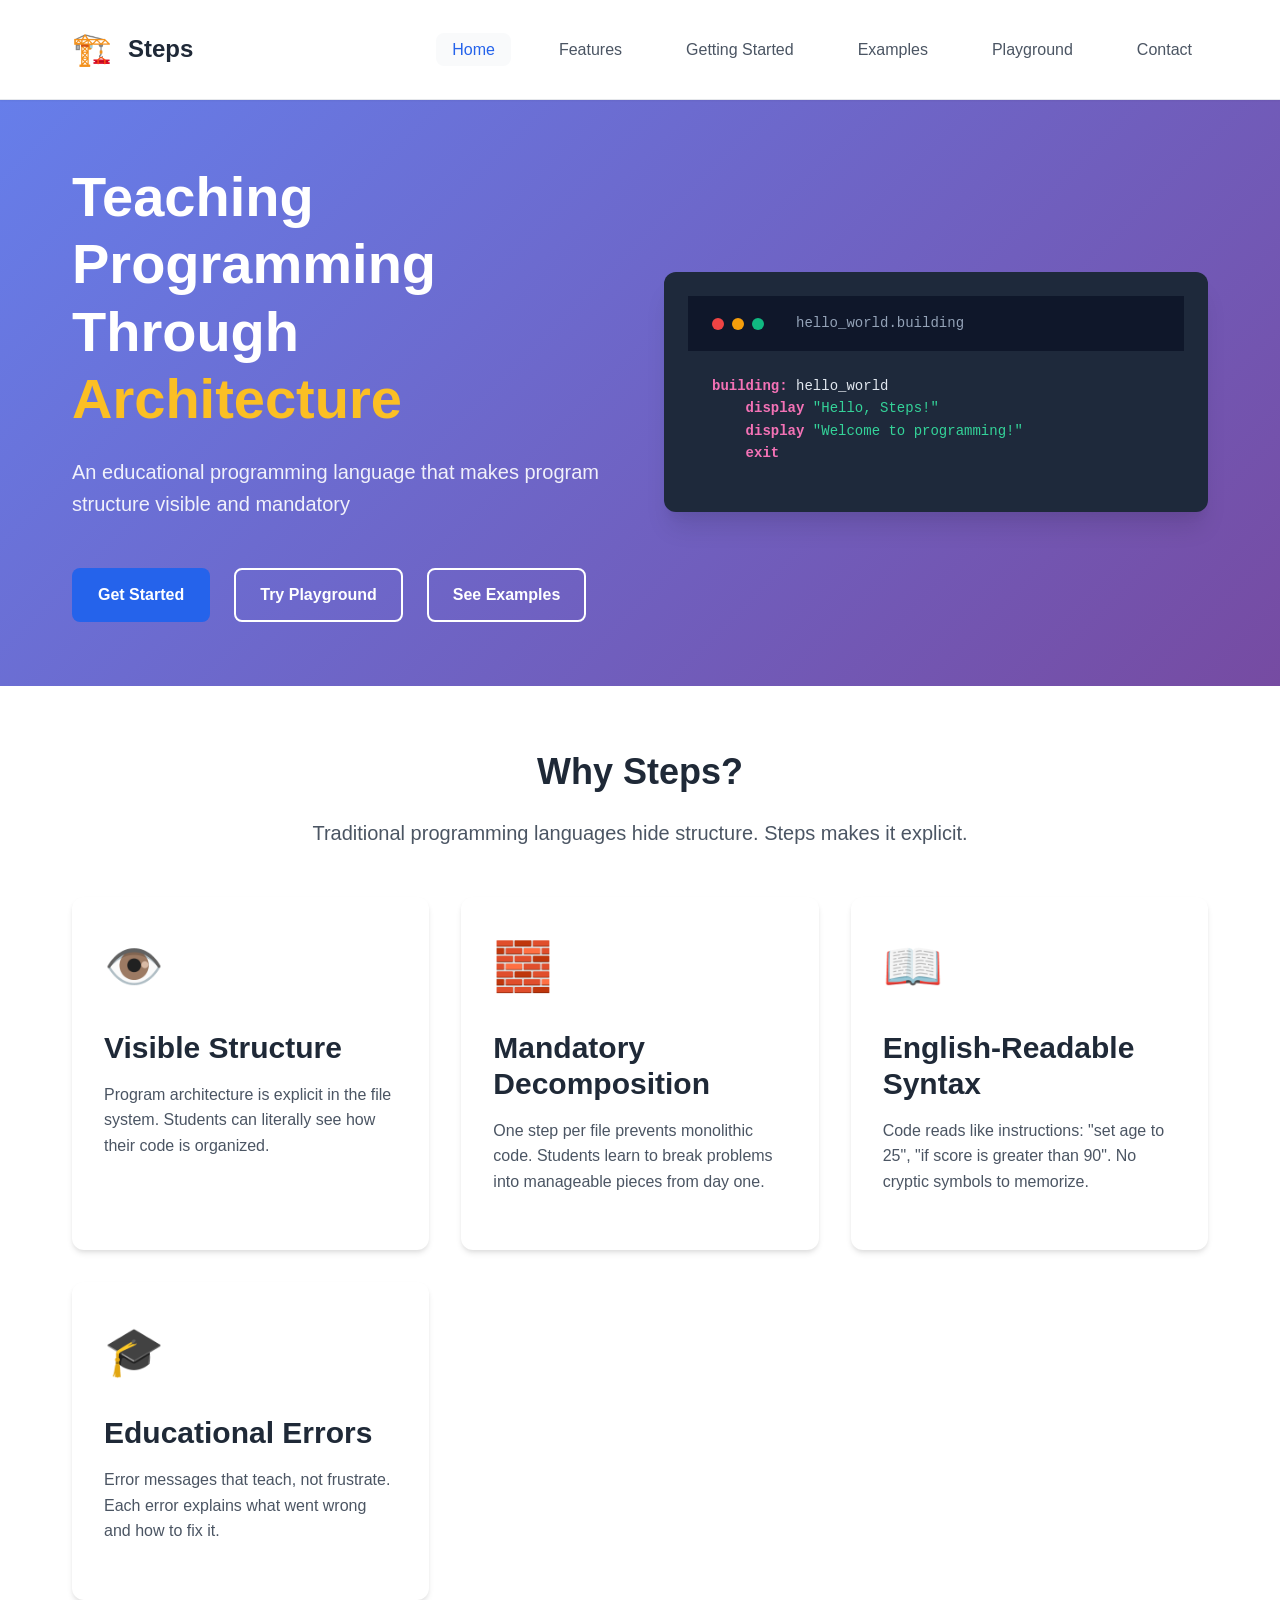
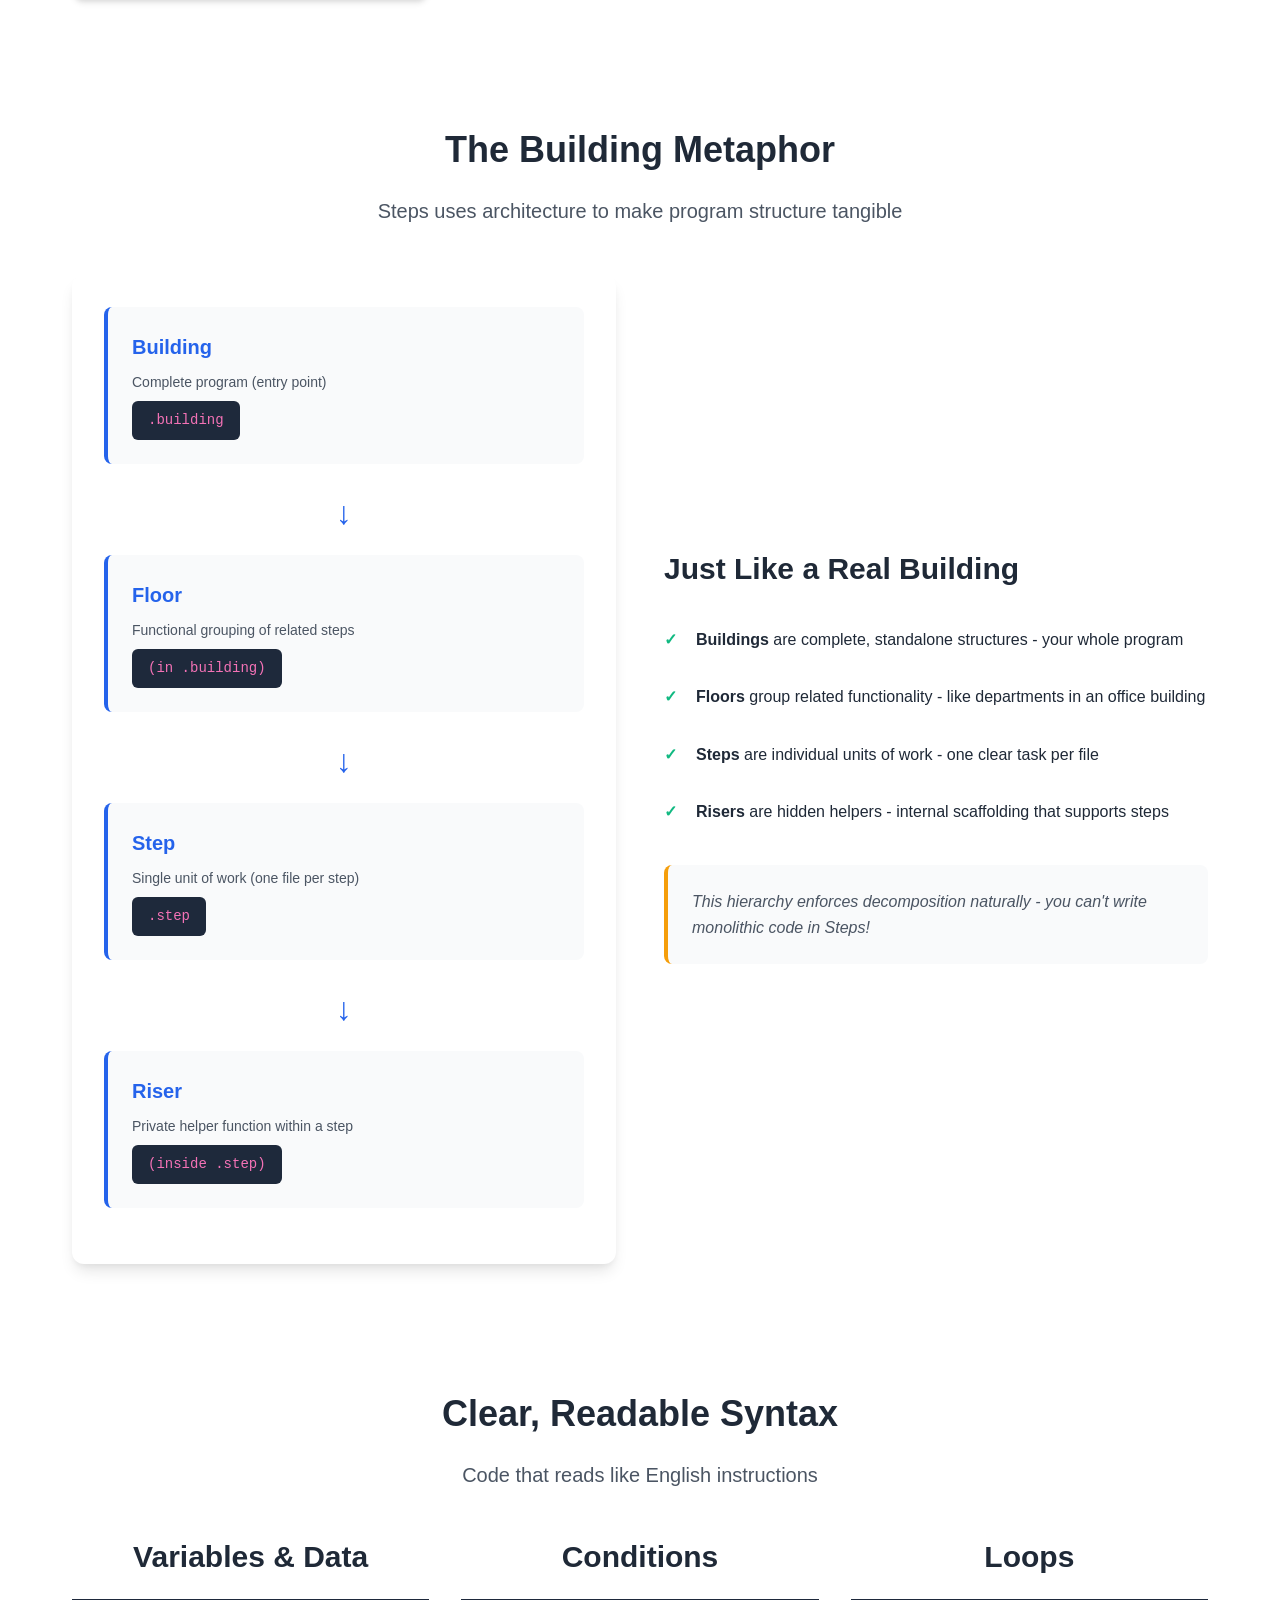
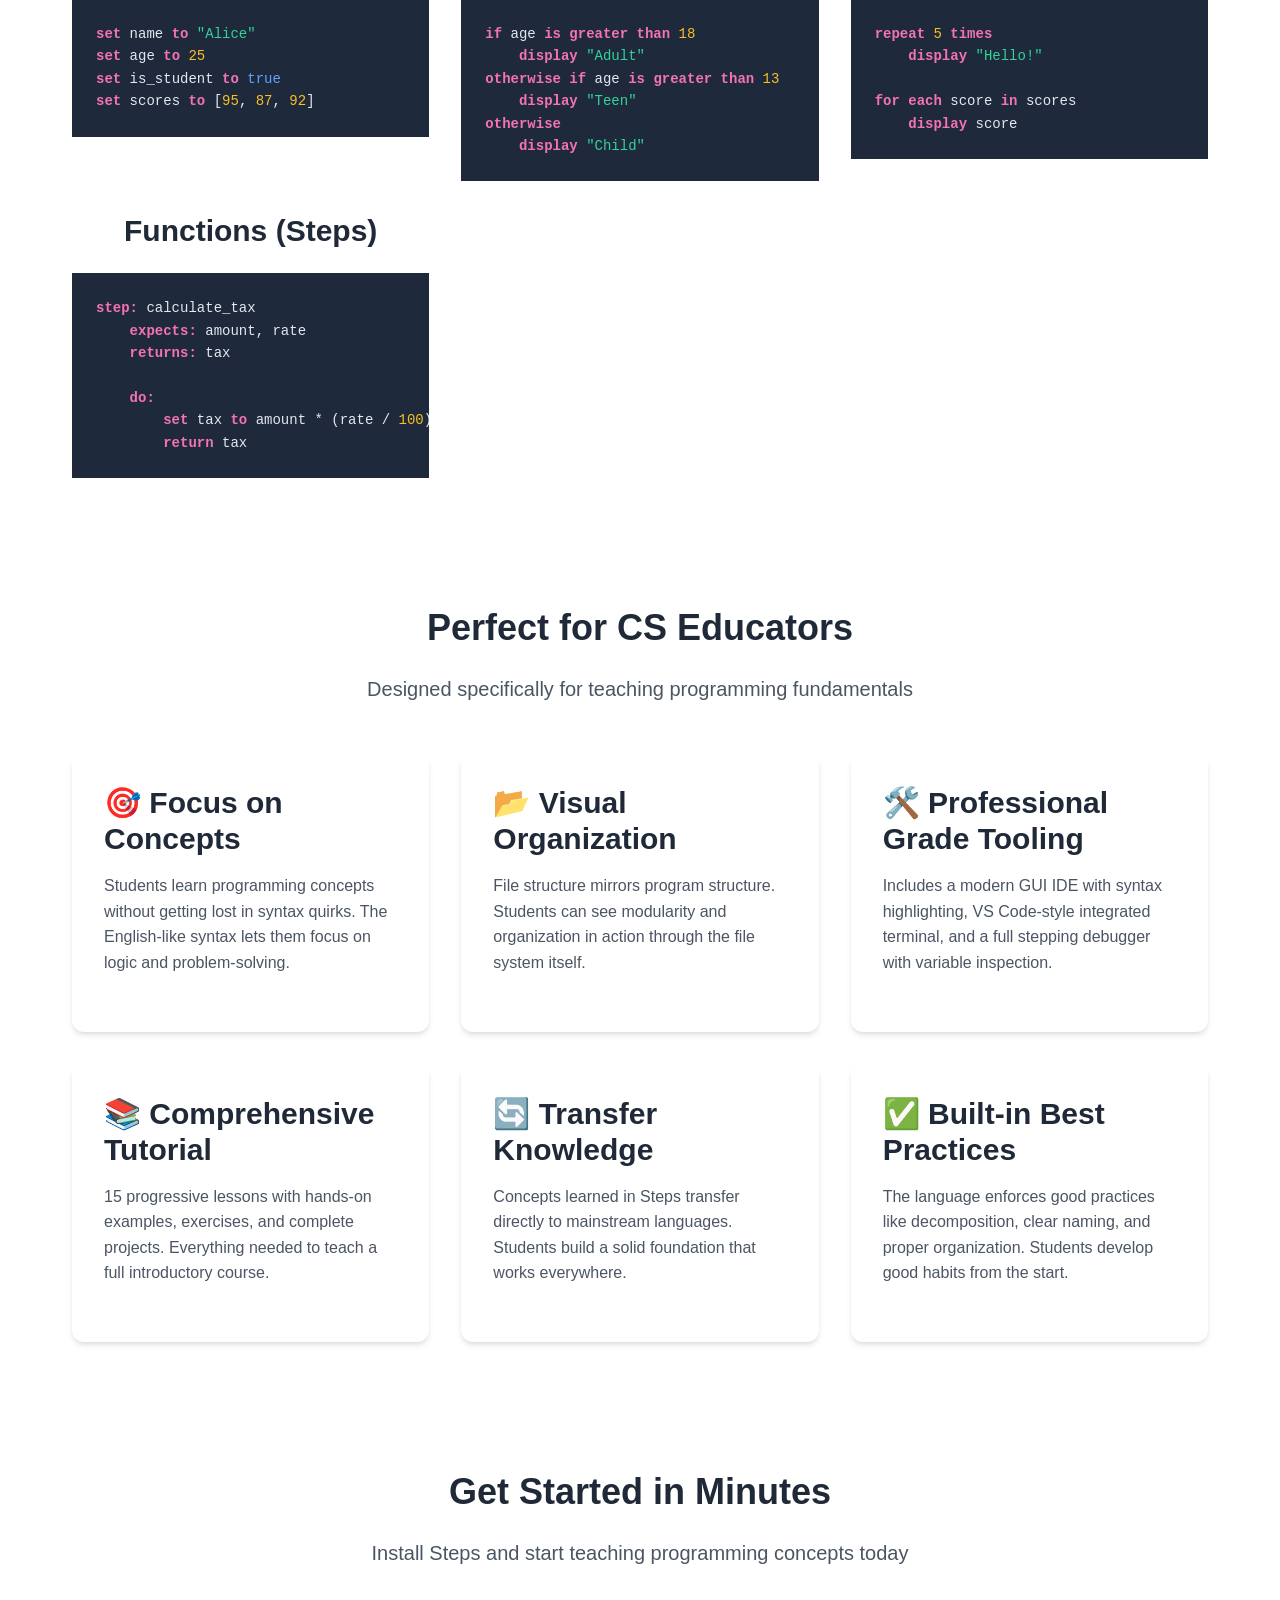
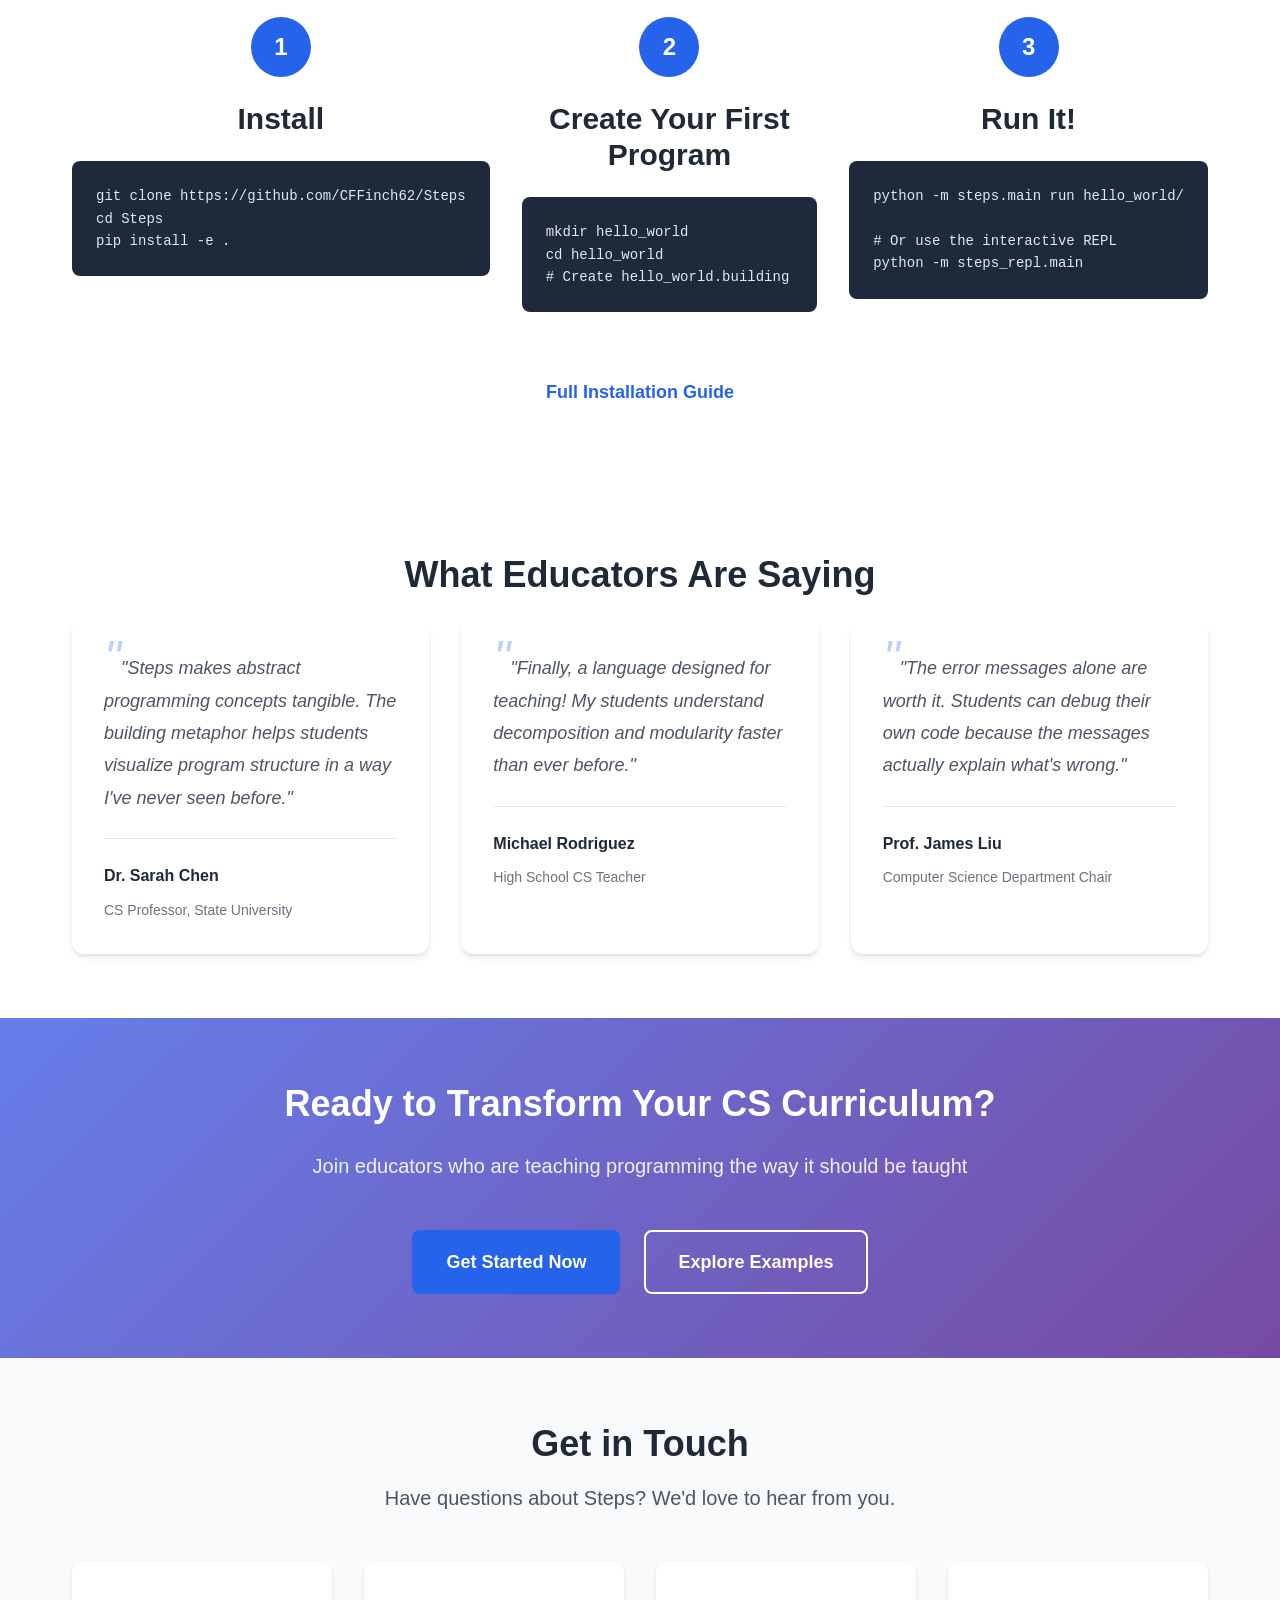
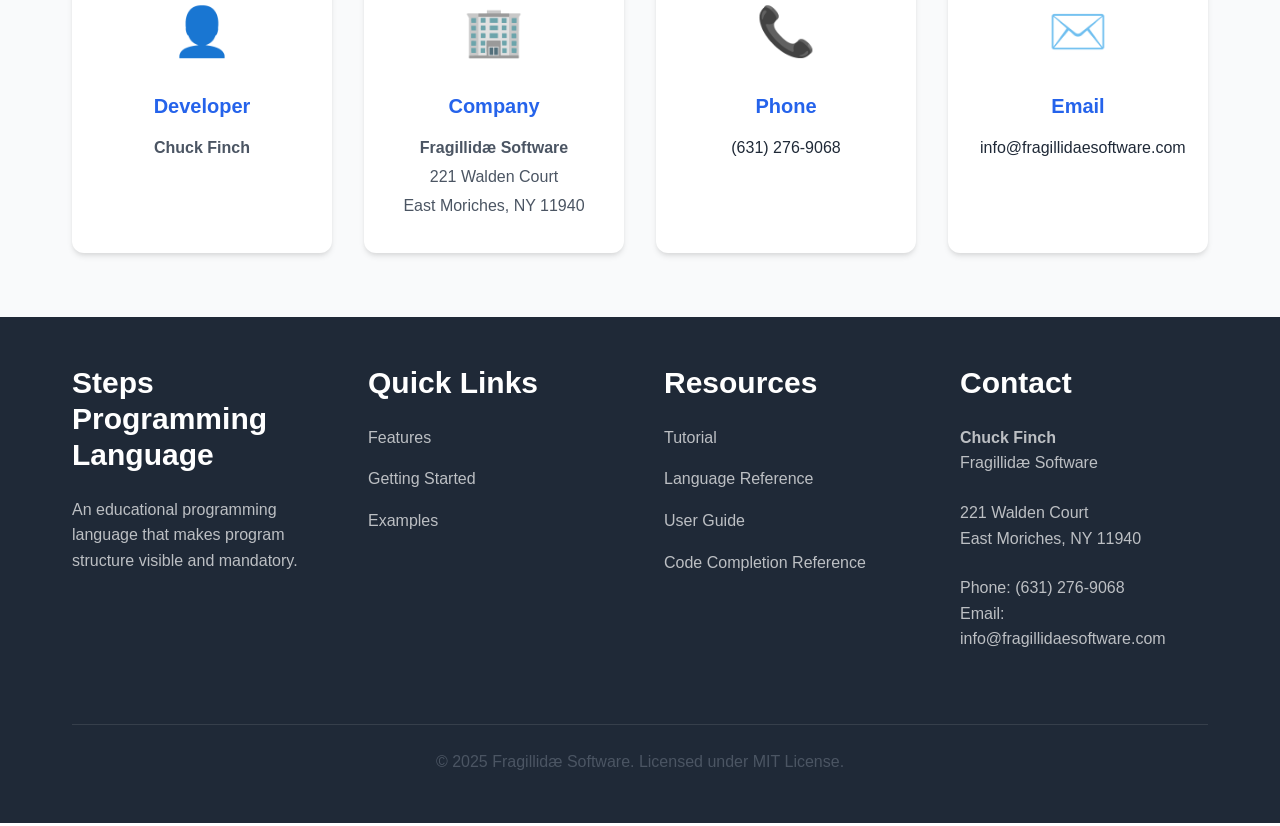
<file: marketing-website/index.html>
<!DOCTYPE html>
<html lang="en">

<head>
    <meta charset="UTF-8">
    <meta name="viewport" content="width=device-width, initial-scale=1.0">
    <title>Steps Programming Language - Learn Programming Through Architecture</title>
    <meta name="description"
        content="Steps is an educational programming language that makes program structure visible and mandatory, teaching students through an architectural metaphor.">
    <link rel="stylesheet" href="css/styles.css">
</head>

<body>
    <nav class="navbar">
        <div class="container">
            <div class="logo">
                <span class="logo-icon">🏗️</span>
                <span class="logo-text">Steps</span>
            </div>
            <ul class="nav-links">
                <li><a href="index.html" class="active">Home</a></li>
                <li><a href="features.html">Features</a></li>
                <li><a href="getting-started.html">Getting Started</a></li>
                <li><a href="examples.html">Examples</a></li>
                <li><a href="https://steps-web-dcef.onrender.com" target="_blank">Playground</a></li>
                <li><a href="#contact">Contact</a></li>
            </ul>
        </div>
    </nav>

    <header class="hero">
        <div class="container">
            <div class="hero-content">
                <h1 class="hero-title">Teaching Programming Through <span class="highlight">Architecture</span></h1>
                <p class="hero-subtitle">An educational programming language that makes program structure visible and
                    mandatory</p>
                <div class="hero-buttons">
                    <a href="getting-started.html" class="btn btn-primary">Get Started</a>
                    <a href="https://steps-web-dcef.onrender.com" class="btn btn-secondary" target="_blank">Try Playground</a>
                    <a href="examples.html" class="btn btn-secondary">See Examples</a>
                </div>
            </div>
            <div class="hero-code">
                <div class="code-window">
                    <div class="code-header">
                        <span class="code-dot"></span>
                        <span class="code-dot"></span>
                        <span class="code-dot"></span>
                        <span class="code-title">hello_world.building</span>
                    </div>
                    <pre class="code-content"><code><span class="keyword">building:</span> hello_world
    <span class="keyword">display</span> <span class="string">"Hello, Steps!"</span>
    <span class="keyword">display</span> <span class="string">"Welcome to programming!"</span>
    <span class="keyword">exit</span></code></pre>
                </div>
            </div>
        </div>
    </header>

    <section class="why-steps">
        <div class="container">
            <h2 class="section-title">Why Steps?</h2>
            <p class="section-subtitle">Traditional programming languages hide structure. Steps makes it explicit.</p>

            <div class="features-grid">
                <div class="feature-card">
                    <div class="feature-icon">👁️</div>
                    <h3>Visible Structure</h3>
                    <p>Program architecture is explicit in the file system. Students can literally see how their code is
                        organized.</p>
                </div>

                <div class="feature-card">
                    <div class="feature-icon">🧱</div>
                    <h3>Mandatory Decomposition</h3>
                    <p>One step per file prevents monolithic code. Students learn to break problems into manageable
                        pieces from day one.</p>
                </div>

                <div class="feature-card">
                    <div class="feature-icon">📖</div>
                    <h3>English-Readable Syntax</h3>
                    <p>Code reads like instructions: "set age to 25", "if score is greater than 90". No cryptic symbols
                        to memorize.</p>
                </div>

                <div class="feature-card">
                    <div class="feature-icon">🎓</div>
                    <h3>Educational Errors</h3>
                    <p>Error messages that teach, not frustrate. Each error explains what went wrong and how to fix it.
                    </p>
                </div>
            </div>
        </div>
    </section>

    <section class="building-metaphor">
        <div class="container">
            <h2 class="section-title">The Building Metaphor</h2>
            <p class="section-subtitle">Steps uses architecture to make program structure tangible</p>

            <div class="metaphor-content">
                <div class="metaphor-visual">
                    <div class="building-diagram">
                        <div class="building-level">
                            <div class="level-label">Building</div>
                            <div class="level-desc">Complete program (entry point)</div>
                            <div class="level-file">.building</div>
                        </div>
                        <div class="connector">↓</div>
                        <div class="building-level">
                            <div class="level-label">Floor</div>
                            <div class="level-desc">Functional grouping of related steps</div>
                            <div class="level-file">(in .building)</div>
                        </div>
                        <div class="connector">↓</div>
                        <div class="building-level">
                            <div class="level-label">Step</div>
                            <div class="level-desc">Single unit of work (one file per step)</div>
                            <div class="level-file">.step</div>
                        </div>
                        <div class="connector">↓</div>
                        <div class="building-level">
                            <div class="level-label">Riser</div>
                            <div class="level-desc">Private helper function within a step</div>
                            <div class="level-file">(inside .step)</div>
                        </div>
                    </div>
                </div>

                <div class="metaphor-explanation">
                    <h3>Just Like a Real Building</h3>
                    <ul class="benefits-list">
                        <li><strong>Buildings</strong> are complete, standalone structures - your whole program</li>
                        <li><strong>Floors</strong> group related functionality - like departments in an office building
                        </li>
                        <li><strong>Steps</strong> are individual units of work - one clear task per file</li>
                        <li><strong>Risers</strong> are hidden helpers - internal scaffolding that supports steps</li>
                    </ul>
                    <p class="metaphor-note">This hierarchy enforces decomposition naturally - you can't write
                        monolithic code in Steps!</p>
                </div>
            </div>
        </div>
    </section>

    <section class="code-comparison">
        <div class="container">
            <h2 class="section-title">Clear, Readable Syntax</h2>
            <p class="section-subtitle">Code that reads like English instructions</p>

            <div class="comparison-grid">
                <div class="comparison-item">
                    <h3>Variables & Data</h3>
                    <pre
                        class="code-example"><code><span class="keyword">set</span> name <span class="keyword">to</span> <span class="string">"Alice"</span>
<span class="keyword">set</span> age <span class="keyword">to</span> <span class="number">25</span>
<span class="keyword">set</span> is_student <span class="keyword">to</span> <span class="boolean">true</span>
<span class="keyword">set</span> scores <span class="keyword">to</span> [<span class="number">95</span>, <span class="number">87</span>, <span class="number">92</span>]</code></pre>
                </div>

                <div class="comparison-item">
                    <h3>Conditions</h3>
                    <pre class="code-example"><code><span class="keyword">if</span> age <span class="keyword">is greater than</span> <span class="number">18</span>
    <span class="keyword">display</span> <span class="string">"Adult"</span>
<span class="keyword">otherwise if</span> age <span class="keyword">is greater than</span> <span class="number">13</span>
    <span class="keyword">display</span> <span class="string">"Teen"</span>
<span class="keyword">otherwise</span>
    <span class="keyword">display</span> <span class="string">"Child"</span></code></pre>
                </div>

                <div class="comparison-item">
                    <h3>Loops</h3>
                    <pre class="code-example"><code><span class="keyword">repeat</span> <span class="number">5</span> <span class="keyword">times</span>
    <span class="keyword">display</span> <span class="string">"Hello!"</span>

<span class="keyword">for each</span> score <span class="keyword">in</span> scores
    <span class="keyword">display</span> score</code></pre>
                </div>

                <div class="comparison-item">
                    <h3>Functions (Steps)</h3>
                    <pre class="code-example"><code><span class="keyword">step:</span> calculate_tax
    <span class="keyword">expects:</span> amount, rate
    <span class="keyword">returns:</span> tax

    <span class="keyword">do:</span>
        <span class="keyword">set</span> tax <span class="keyword">to</span> amount * (rate / <span class="number">100</span>)
        <span class="keyword">return</span> tax</code></pre>
                </div>
            </div>
        </div>
    </section>

    <section class="educator-benefits">
        <div class="container">
            <h2 class="section-title">Perfect for CS Educators</h2>
            <p class="section-subtitle">Designed specifically for teaching programming fundamentals</p>

            <div class="benefits-grid">
                <div class="benefit-item">
                    <h3>🎯 Focus on Concepts</h3>
                    <p>Students learn programming concepts without getting lost in syntax quirks. The English-like
                        syntax lets them focus on logic and problem-solving.</p>
                </div>

                <div class="benefit-item">
                    <h3>📂 Visual Organization</h3>
                    <p>File structure mirrors program structure. Students can see modularity and organization in action
                        through the file system itself.</p>
                </div>

                <div class="benefit-item">
                    <h3>🛠️ Professional Grade Tooling</h3>
                    <p>Includes a modern GUI IDE with syntax highlighting, VS Code-style integrated terminal, and a full
                        stepping debugger with variable inspection.</p>
                </div>

                <div class="benefit-item">
                    <h3>📚 Comprehensive Tutorial</h3>
                    <p>15 progressive lessons with hands-on examples, exercises, and complete projects. Everything
                        needed to teach a full introductory course.</p>
                </div>

                <div class="benefit-item">
                    <h3>🔄 Transfer Knowledge</h3>
                    <p>Concepts learned in Steps transfer directly to mainstream languages. Students build a solid
                        foundation that works everywhere.</p>
                </div>

                <div class="benefit-item">
                    <h3>✅ Built-in Best Practices</h3>
                    <p>The language enforces good practices like decomposition, clear naming, and proper organization.
                        Students develop good habits from the start.</p>
                </div>
            </div>
        </div>
    </section>

    <section class="getting-started-preview">
        <div class="container">
            <h2 class="section-title">Get Started in Minutes</h2>
            <p class="section-subtitle">Install Steps and start teaching programming concepts today</p>

            <div class="install-steps">
                <div class="install-step">
                    <div class="step-number">1</div>
                    <h3>Install</h3>
                    <pre class="install-code"><code>git clone https://github.com/CFFinch62/Steps
cd Steps
pip install -e .</code></pre>
                </div>

                <div class="install-step">
                    <div class="step-number">2</div>
                    <h3>Create Your First Program</h3>
                    <pre class="install-code"><code>mkdir hello_world
cd hello_world
# Create hello_world.building</code></pre>
                </div>

                <div class="install-step">
                    <div class="step-number">3</div>
                    <h3>Run It!</h3>
                    <pre class="install-code"><code>python -m steps.main run hello_world/

# Or use the interactive REPL
python -m steps_repl.main</code></pre>
                </div>
            </div>

            <div class="cta-center">
                <a href="getting-started.html" class="btn btn-large">Full Installation Guide</a>
            </div>
        </div>
    </section>

    <section class="testimonials">
        <div class="container">
            <h2 class="section-title">What Educators Are Saying</h2>

            <div class="testimonials-grid">
                <div class="testimonial-card">
                    <div class="testimonial-quote">"Steps makes abstract programming concepts tangible. The building
                        metaphor helps students visualize program structure in a way I've never seen before."</div>
                    <div class="testimonial-author">
                        <strong>Dr. Sarah Chen</strong>
                        <span>CS Professor, State University</span>
                    </div>
                </div>

                <div class="testimonial-card">
                    <div class="testimonial-quote">"Finally, a language designed for teaching! My students understand
                        decomposition and modularity faster than ever before."</div>
                    <div class="testimonial-author">
                        <strong>Michael Rodriguez</strong>
                        <span>High School CS Teacher</span>
                    </div>
                </div>

                <div class="testimonial-card">
                    <div class="testimonial-quote">"The error messages alone are worth it. Students can debug their own
                        code because the messages actually explain what's wrong."</div>
                    <div class="testimonial-author">
                        <strong>Prof. James Liu</strong>
                        <span>Computer Science Department Chair</span>
                    </div>
                </div>
            </div>
        </div>
    </section>

    <section class="cta-section">
        <div class="container">
            <h2>Ready to Transform Your CS Curriculum?</h2>
            <p>Join educators who are teaching programming the way it should be taught</p>
            <div class="cta-buttons">
                <a href="getting-started.html" class="btn btn-primary btn-large">Get Started Now</a>
                <a href="examples.html" class="btn btn-secondary btn-large">Explore Examples</a>
            </div>
        </div>
    </section>

    <section class="contact-section" id="contact">
        <div class="container">
            <h2>Get in Touch</h2>
            <p class="section-subtitle">Have questions about Steps? We'd love to hear from you.</p>

            <div class="contact-info">
                <div class="contact-card">
                    <div class="contact-icon">👤</div>
                    <h3>Developer</h3>
                    <p><strong>Chuck Finch</strong></p>
                </div>

                <div class="contact-card">
                    <div class="contact-icon">🏢</div>
                    <h3>Company</h3>
                    <p><strong>Fragillidæ Software</strong><br>
                        221 Walden Court<br>
                        East Moriches, NY 11940</p>
                </div>

                <div class="contact-card">
                    <div class="contact-icon">📞</div>
                    <h3>Phone</h3>
                    <p><a href="tel:+16312769068">(631) 276-9068</a></p>
                </div>

                <div class="contact-card">
                    <div class="contact-icon">✉️</div>
                    <h3>Email</h3>
                    <p><a href="mailto:info@fragillidaesoftware.com">info@fragillidaesoftware.com</a></p>
                </div>
            </div>
        </div>
    </section>

    <footer class="footer">
        <div class="container">
            <div class="footer-content">
                <div class="footer-section">
                    <h3>Steps Programming Language</h3>
                    <p>An educational programming language that makes program structure visible and mandatory.</p>
                </div>

                <div class="footer-section">
                    <h3>Quick Links</h3>
                    <ul>
                        <li><a href="features.html">Features</a></li>
                        <li><a href="getting-started.html">Getting Started</a></li>
                        <li><a href="examples.html">Examples</a></li>
                    </ul>
                </div>

                <div class="footer-section">
                    <h3>Resources</h3>
                    <ul>
                        <li><a href="docs/TUTORIAL.html">Tutorial</a></li>
                        <li><a href="docs/LANGUAGE-REFERENCE.html">Language Reference</a></li>
                        <li><a href="docs/USER-GUIDE.html">User Guide</a></li>
                        <li><a href="docs/CODE-COMPLETION.html">Code Completion Reference</a></li>
                    </ul>
                </div>

                <div class="footer-section">
                    <h3>Contact</h3>
                    <p><strong>Chuck Finch</strong><br>
                        Fragillidæ Software</p>
                    <p>221 Walden Court<br>
                        East Moriches, NY 11940</p>
                    <p>Phone: <a href="tel:+16312769068">(631) 276-9068</a><br>
                        Email: <a href="mailto:info@fragillidaesoftware.com">info@fragillidaesoftware.com</a></p>
                </div>
            </div>

            <div class="footer-bottom">
                <p>&copy; 2025 Fragillidæ Software. Licensed under MIT License.</p>
            </div>
        </div>
    </footer>
</body>

</html>
</file>
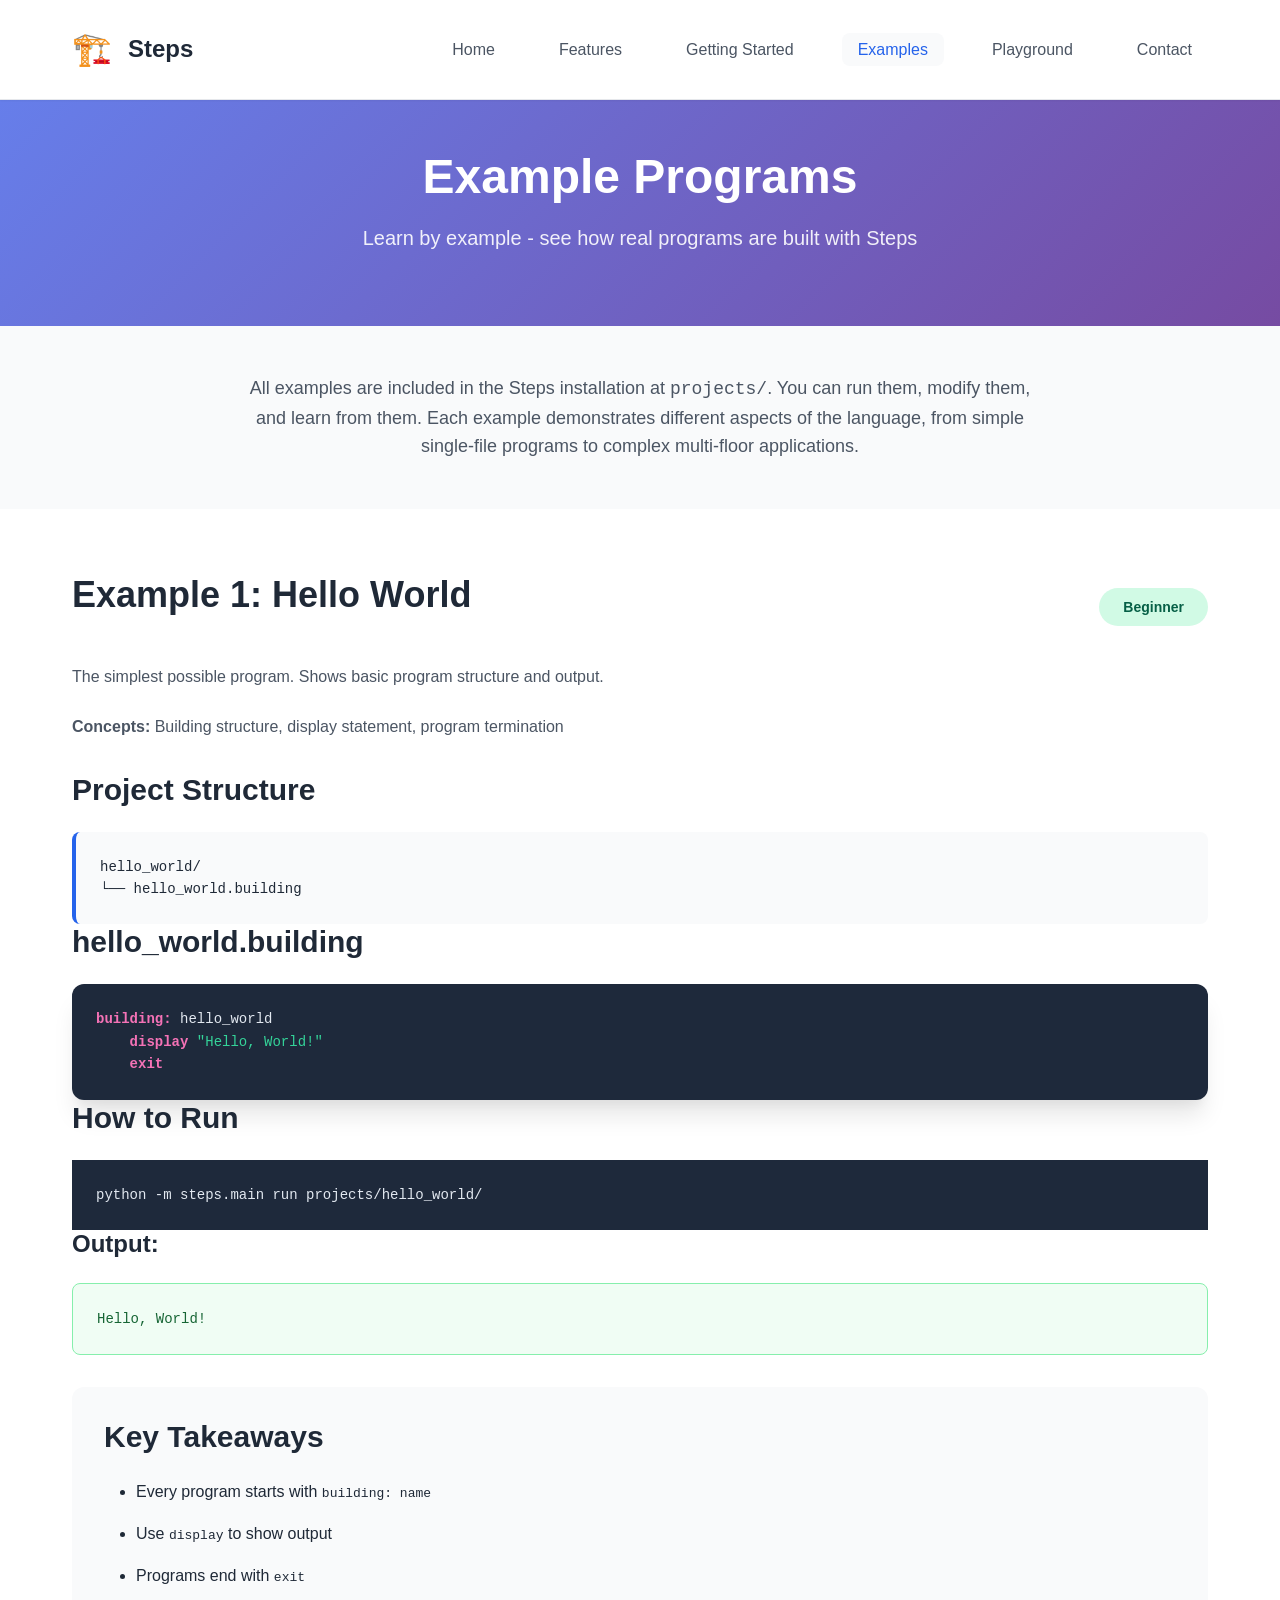
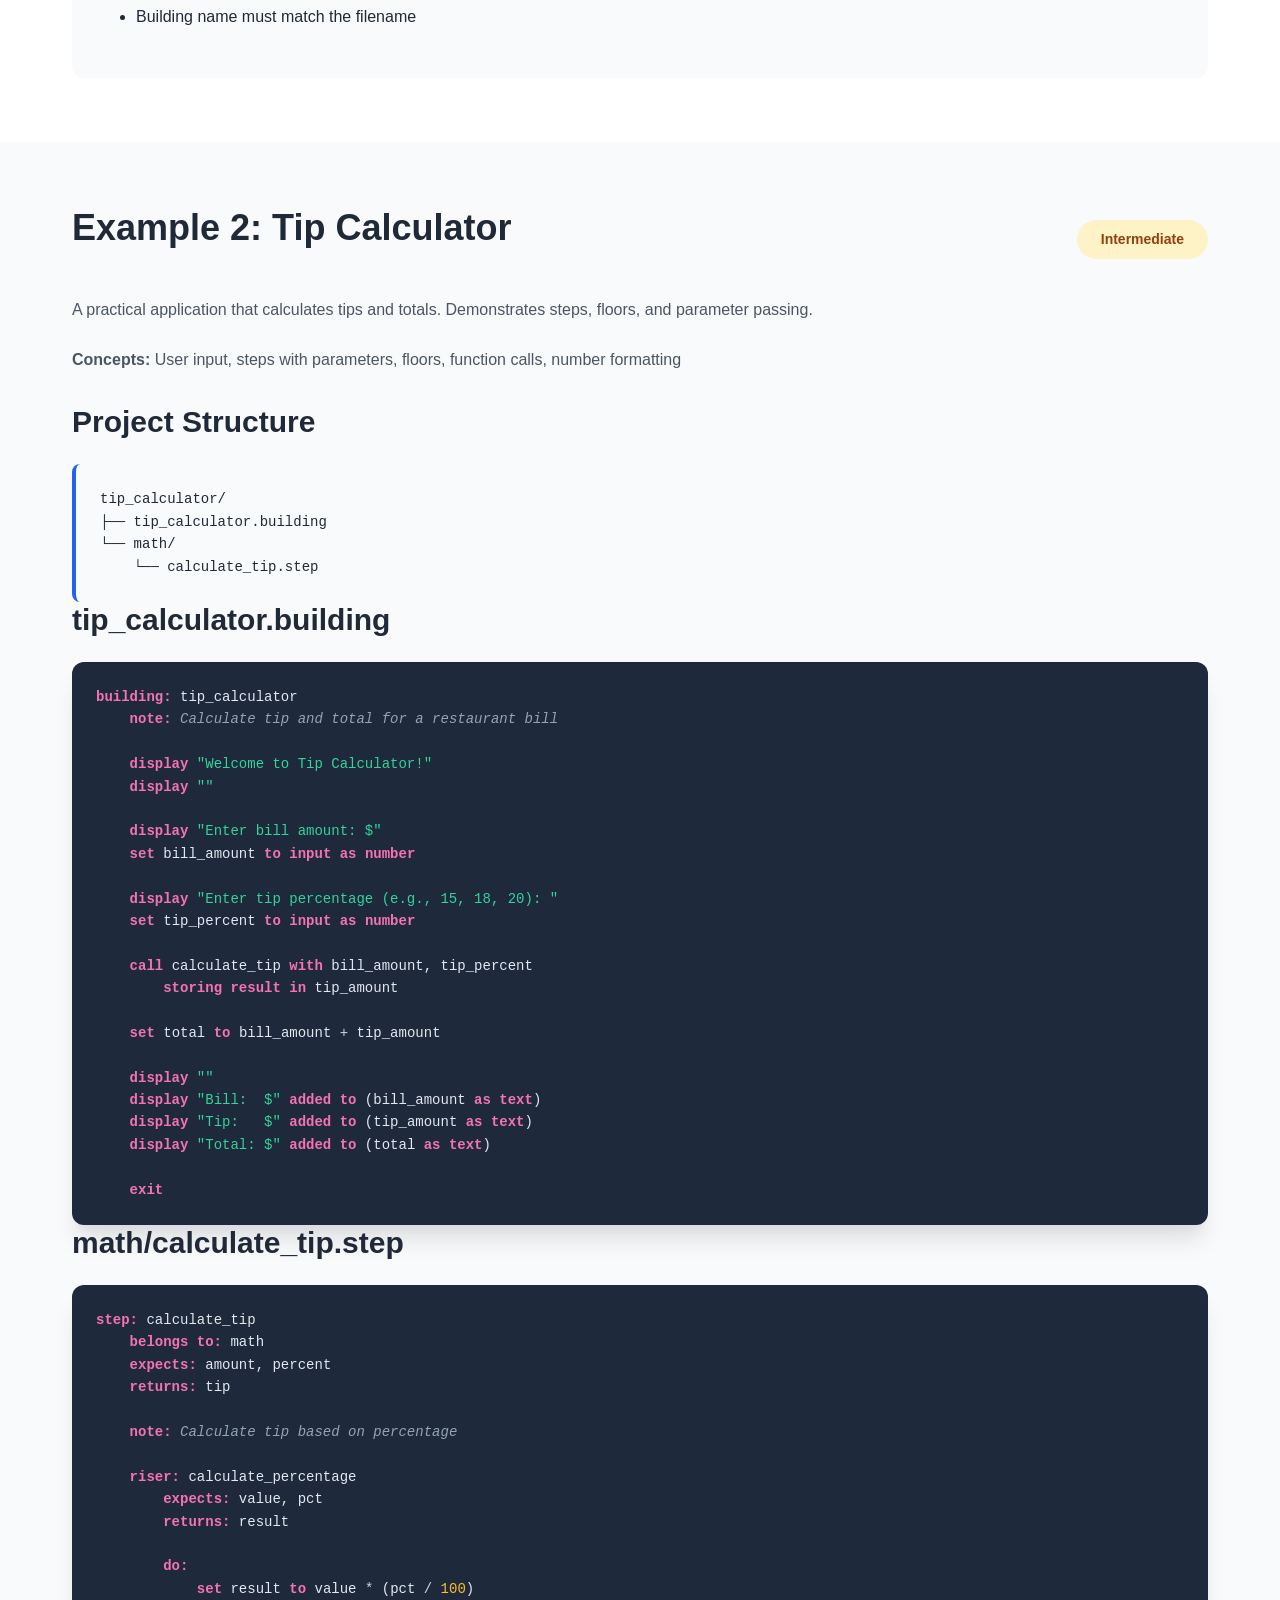
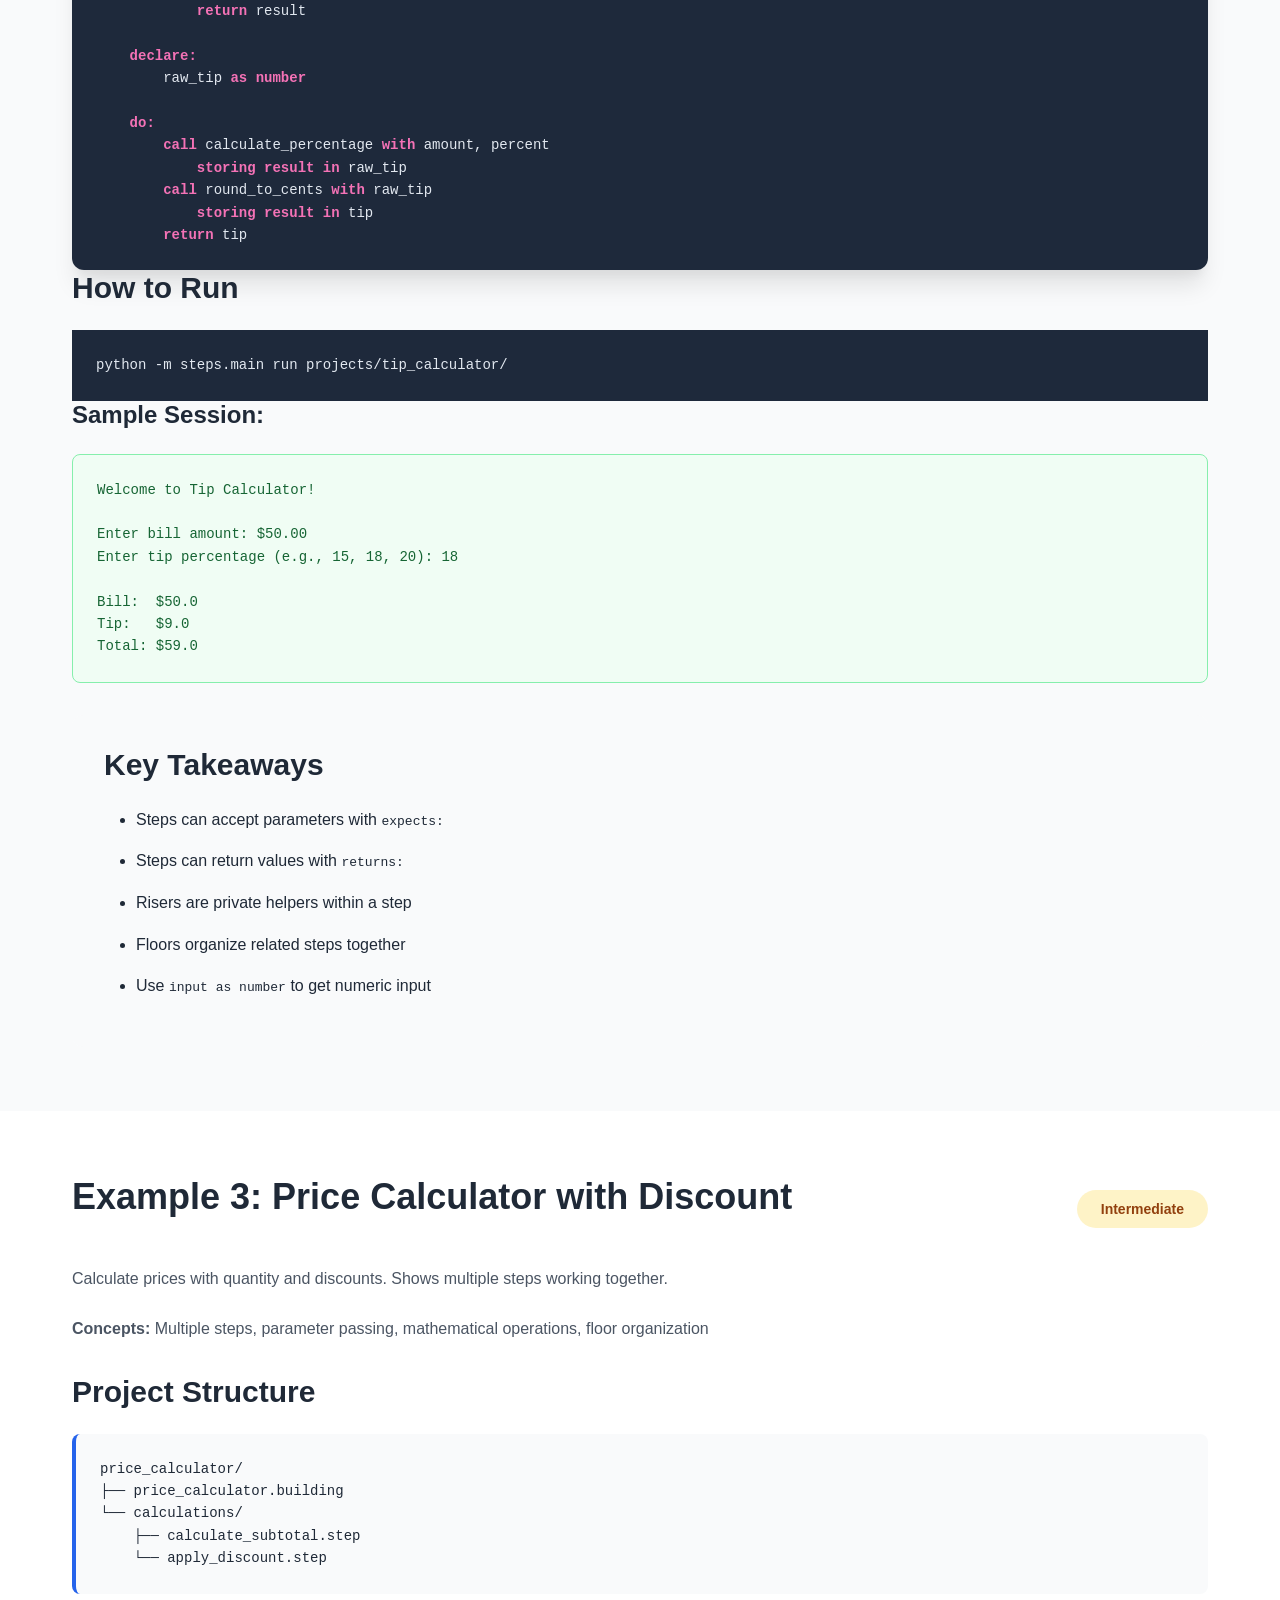
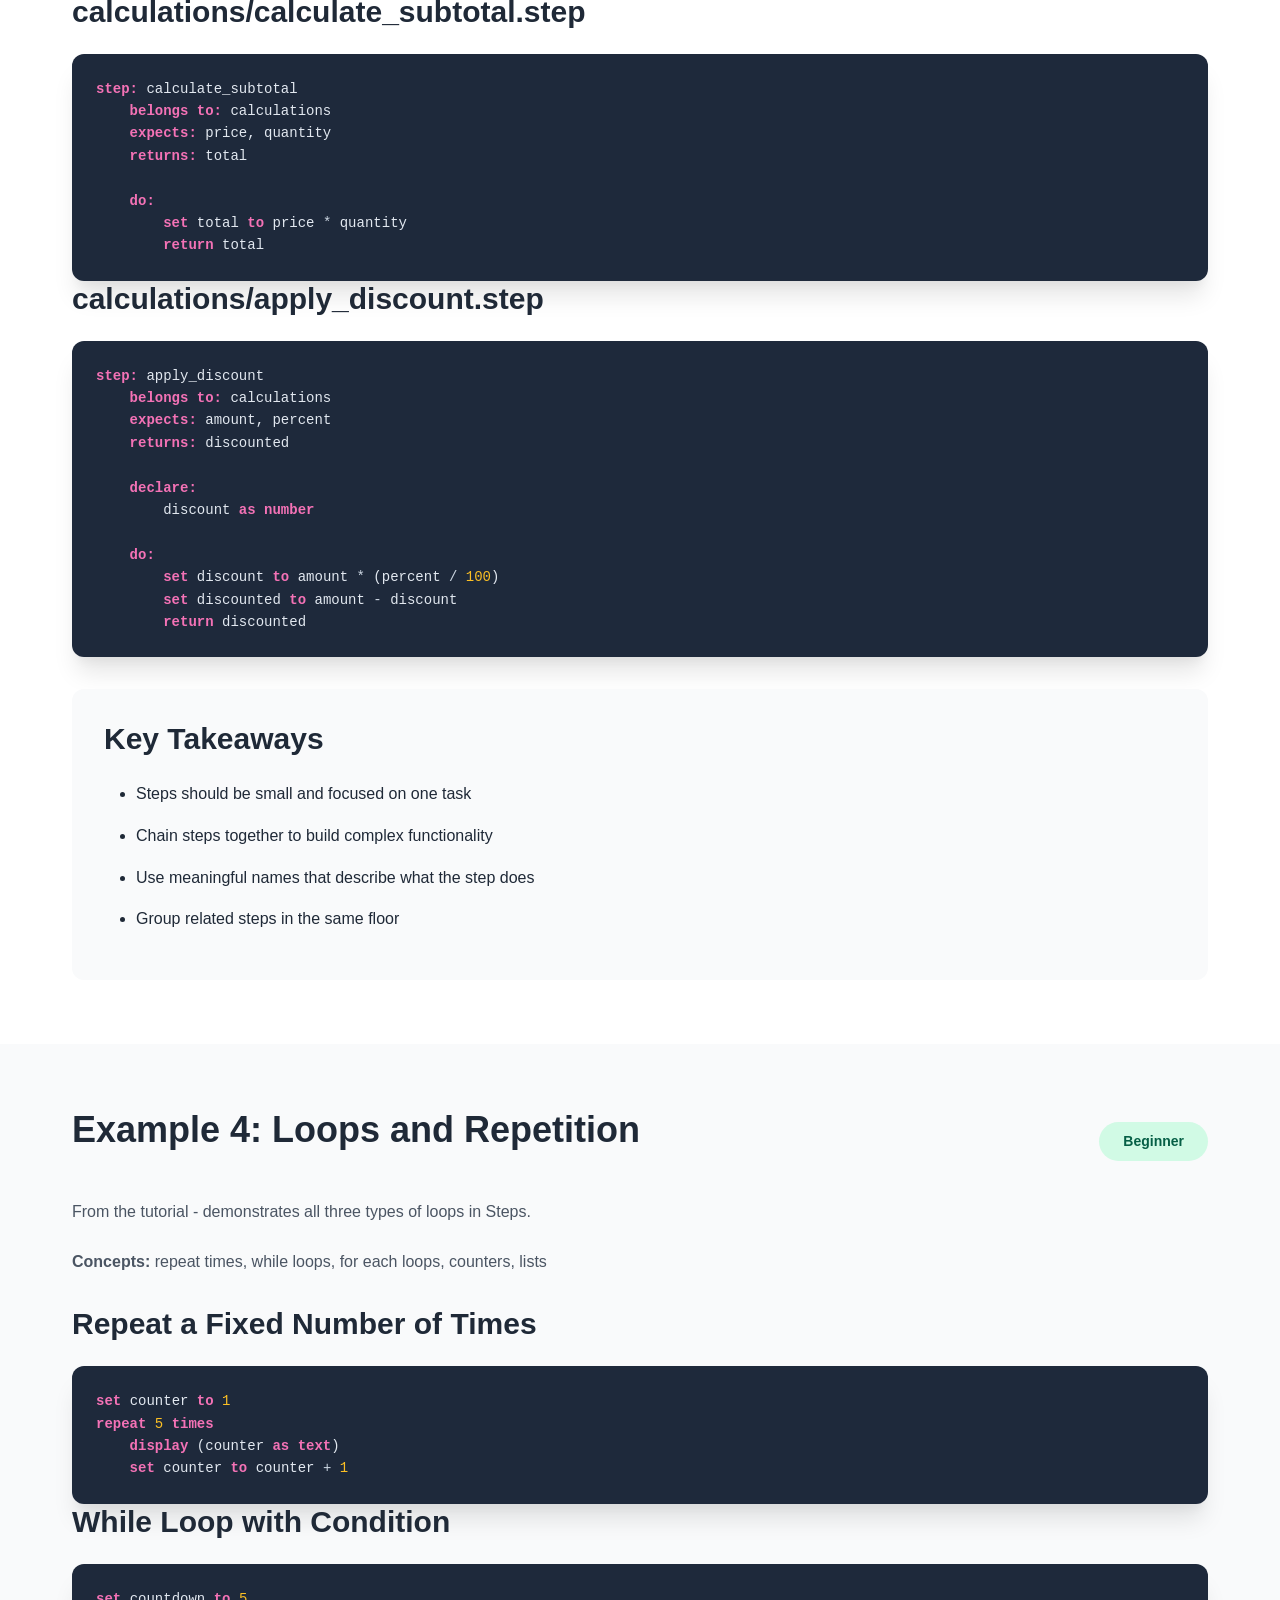
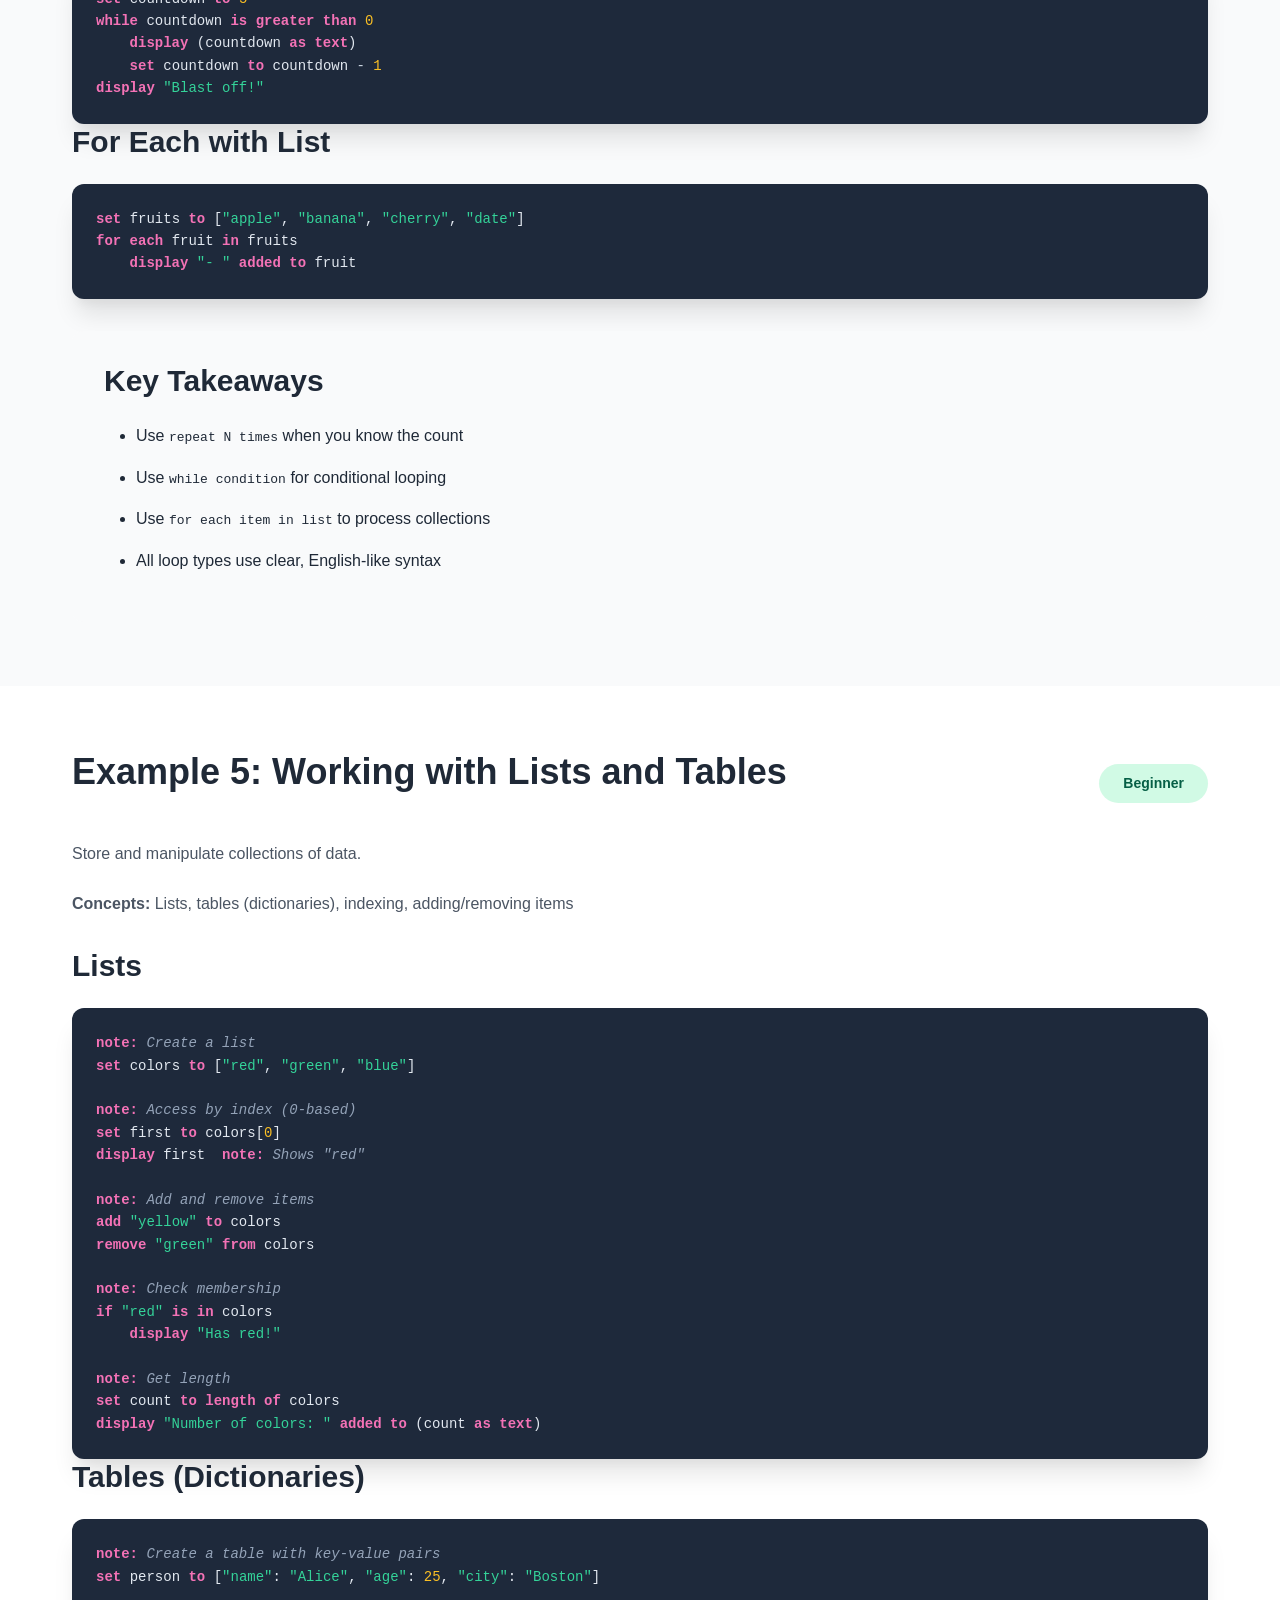
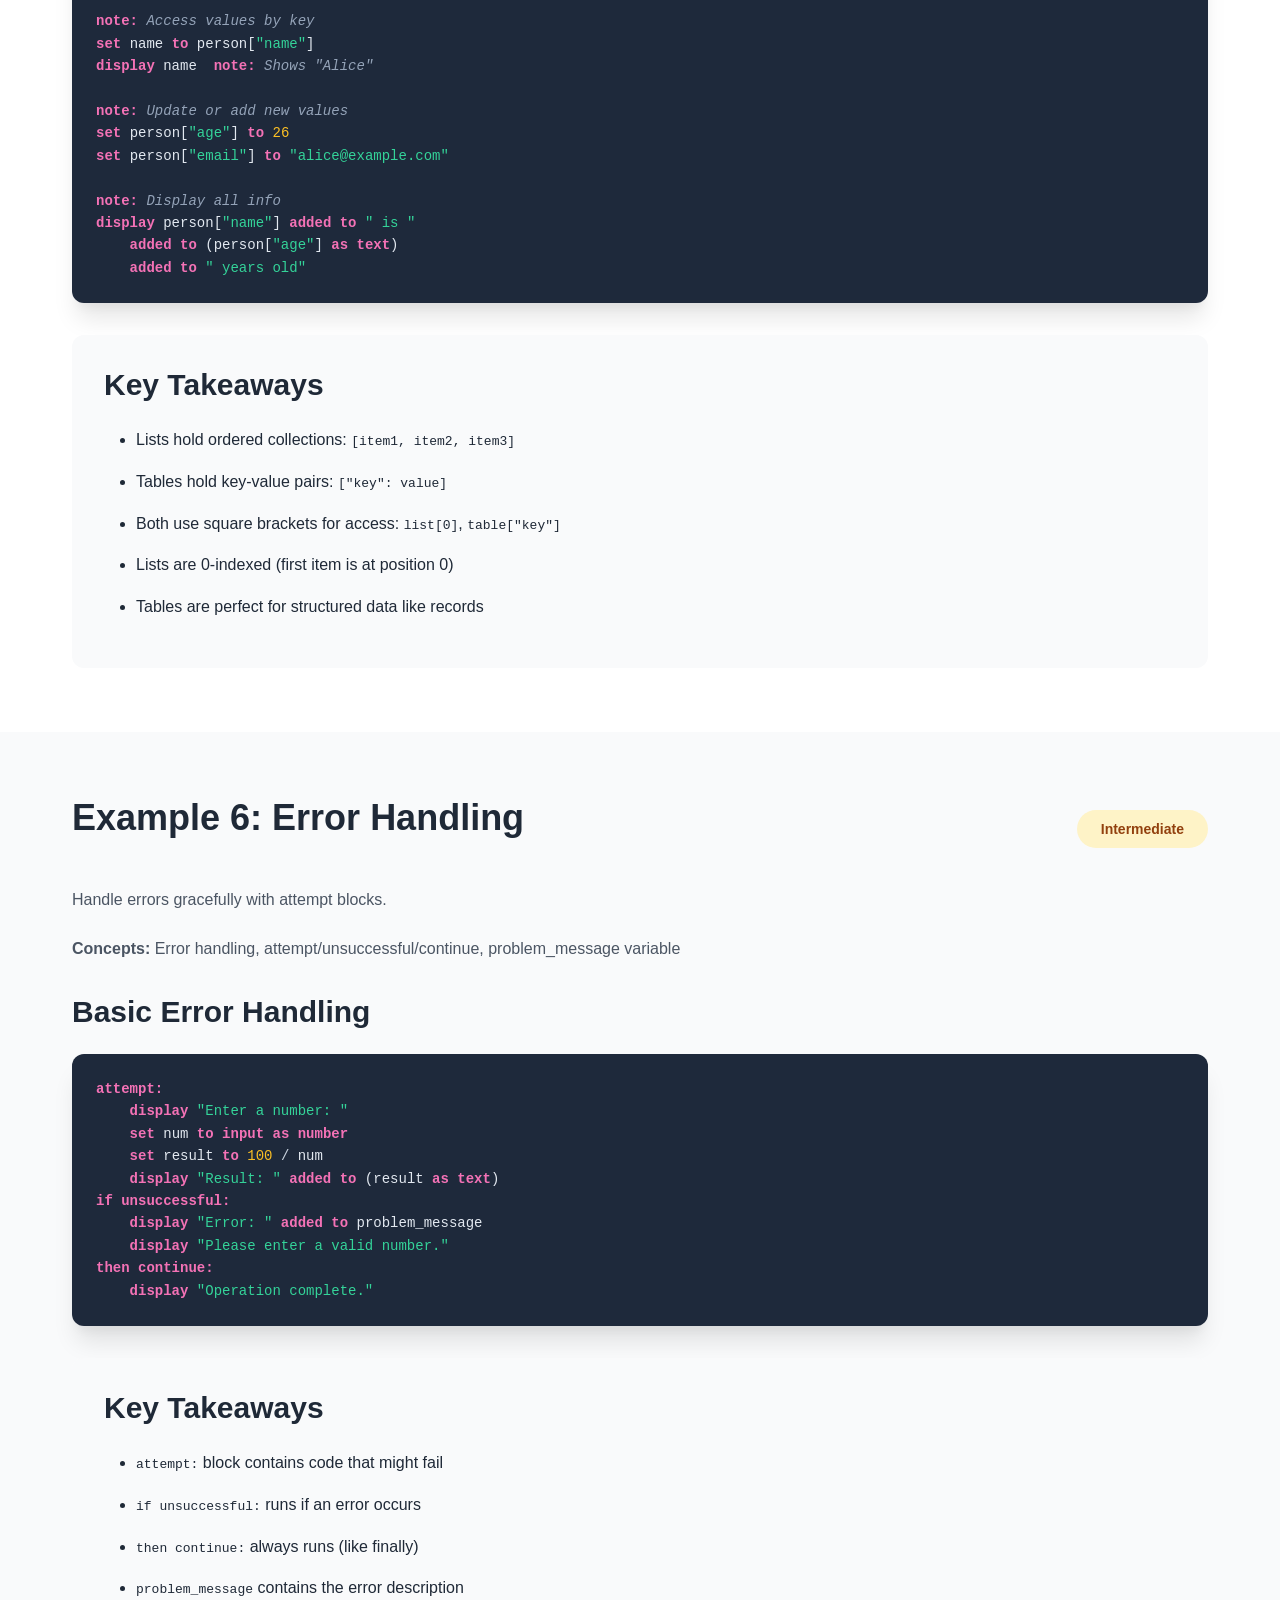
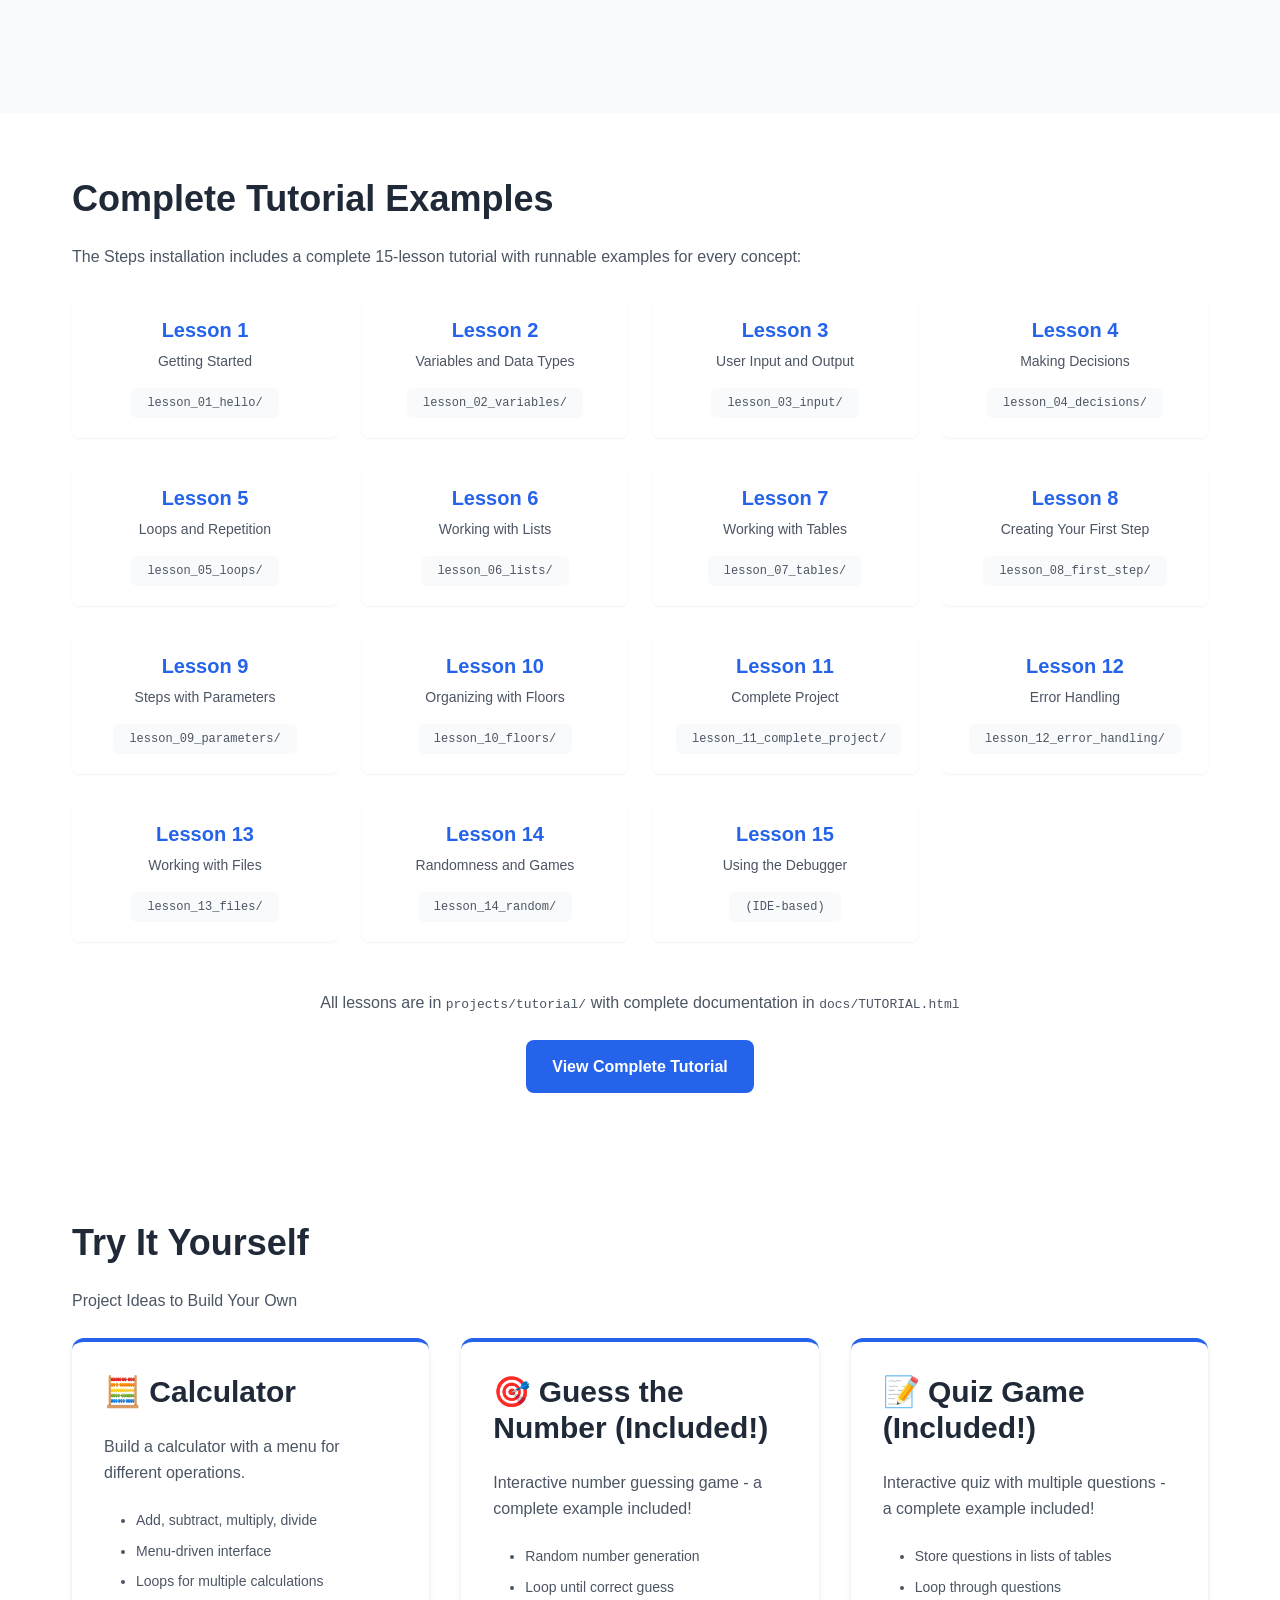
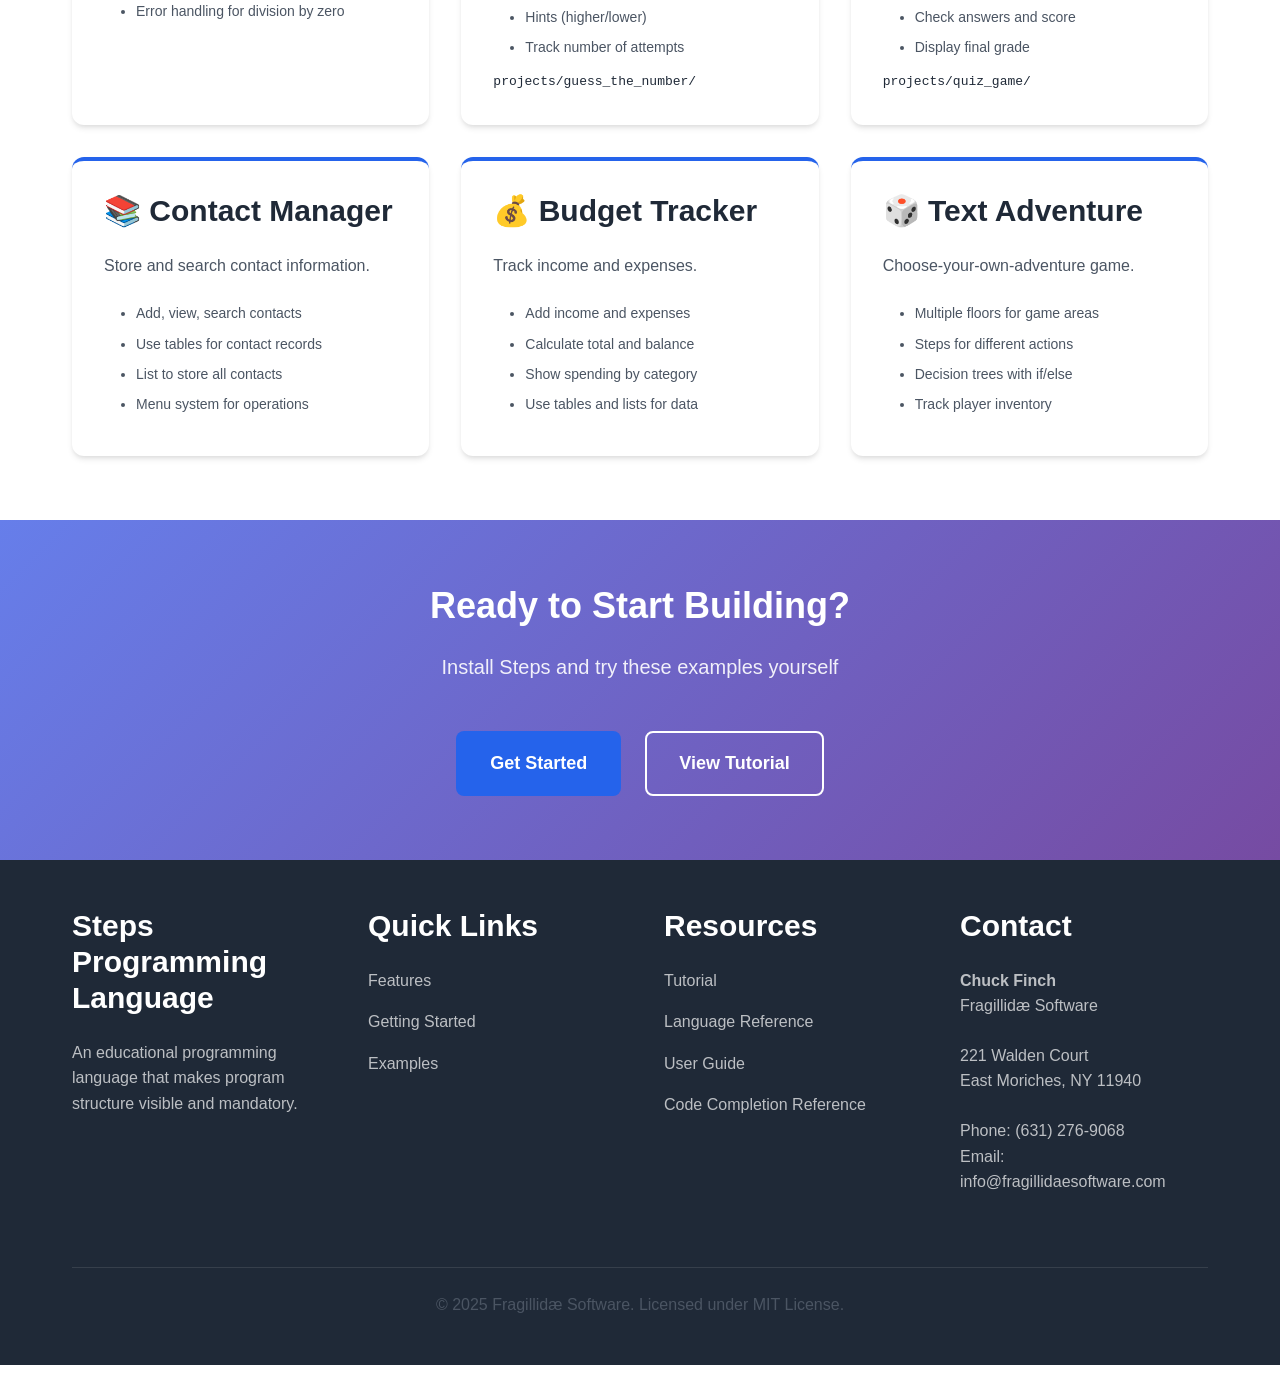
<file: marketing-website/examples.html>
<!DOCTYPE html>
<html lang="en">

<head>
    <meta charset="UTF-8">
    <meta name="viewport" content="width=device-width, initial-scale=1.0">
    <title>Examples - Steps Programming Language</title>
    <meta name="description"
        content="Explore complete Steps programs with detailed explanations. See how real programs are built with Steps.">
    <link rel="stylesheet" href="css/styles.css">
</head>

<body>
    <nav class="navbar">
        <div class="container">
            <div class="logo">
                <span class="logo-icon">🏗️</span>
                <span class="logo-text">Steps</span>
            </div>
            <ul class="nav-links">
                <li><a href="index.html">Home</a></li>
                <li><a href="features.html">Features</a></li>
                <li><a href="getting-started.html">Getting Started</a></li>
                <li><a href="examples.html" class="active">Examples</a></li>
                <li><a href="https://steps-web-dcef.onrender.com" target="_blank">Playground</a></li>
                <li><a href="index.html#contact">Contact</a></li>
            </ul>
        </div>
    </nav>

    <header class="page-header">
        <div class="container">
            <h1>Example Programs</h1>
            <p>Learn by example - see how real programs are built with Steps</p>
        </div>
    </header>

    <section class="examples-intro">
        <div class="container">
            <p class="intro-text">
                All examples are included in the Steps installation at <code>projects/</code>.
                You can run them, modify them, and learn from them. Each example demonstrates
                different aspects of the language, from simple single-file programs to complex
                multi-floor applications.
            </p>
        </div>
    </section>

    <section class="example-detail">
        <div class="container">
            <div class="example-header">
                <h2>Example 1: Hello World</h2>
                <span class="difficulty-badge beginner">Beginner</span>
            </div>

            <div class="example-description">
                <p>The simplest possible program. Shows basic program structure and output.</p>
                <p><strong>Concepts:</strong> Building structure, display statement, program termination</p>
            </div>

            <div class="example-structure">
                <h3>Project Structure</h3>
                <pre class="structure-tree"><code>hello_world/
└── hello_world.building</code></pre>
            </div>

            <div class="example-code">
                <h3>hello_world.building</h3>
                <pre class="code-window"><code><span class="keyword">building:</span> <span class="identifier">hello_world</span>
    <span class="keyword">display</span> <span class="string">"Hello, World!"</span>
    <span class="keyword">exit</span></code></pre>
            </div>

            <div class="example-run">
                <h3>How to Run</h3>
                <pre class="code-block"><code>python -m steps.main run projects/hello_world/</code></pre>
                <h4>Output:</h4>
                <pre class="output-block"><code>Hello, World!</code></pre>
            </div>

            <div class="example-takeaway">
                <h3>Key Takeaways</h3>
                <ul>
                    <li>Every program starts with <code>building: name</code></li>
                    <li>Use <code>display</code> to show output</li>
                    <li>Programs end with <code>exit</code></li>
                    <li>Building name must match the filename</li>
                </ul>
            </div>
        </div>
    </section>

    <section class="example-detail alternate">
        <div class="container">
            <div class="example-header">
                <h2>Example 2: Tip Calculator</h2>
                <span class="difficulty-badge intermediate">Intermediate</span>
            </div>

            <div class="example-description">
                <p>A practical application that calculates tips and totals. Demonstrates steps, floors, and parameter
                    passing.</p>
                <p><strong>Concepts:</strong> User input, steps with parameters, floors, function calls, number
                    formatting</p>
            </div>

            <div class="example-structure">
                <h3>Project Structure</h3>
                <pre class="structure-tree"><code>tip_calculator/
├── tip_calculator.building
└── math/
    └── calculate_tip.step</code></pre>
            </div>

            <div class="example-code">
                <h3>tip_calculator.building</h3>
                <pre class="code-window"><code><span class="keyword">building:</span> <span class="identifier">tip_calculator</span>
    <span class="keyword">note:</span> <span class="comment">Calculate tip and total for a restaurant bill</span>

    <span class="keyword">display</span> <span class="string">"Welcome to Tip Calculator!"</span>
    <span class="keyword">display</span> <span class="string">""</span>

    <span class="keyword">display</span> <span class="string">"Enter bill amount: $"</span>
    <span class="keyword">set</span> <span class="identifier">bill_amount</span> <span class="keyword">to</span> <span class="keyword">input as number</span>

    <span class="keyword">display</span> <span class="string">"Enter tip percentage (e.g., 15, 18, 20): "</span>
    <span class="keyword">set</span> <span class="identifier">tip_percent</span> <span class="keyword">to</span> <span class="keyword">input as number</span>

    <span class="keyword">call</span> <span class="identifier">calculate_tip</span> <span class="keyword">with</span> <span class="identifier">bill_amount</span>, <span class="identifier">tip_percent</span>
        <span class="keyword">storing result in</span> <span class="identifier">tip_amount</span>

    <span class="keyword">set</span> <span class="identifier">total</span> <span class="keyword">to</span> <span class="identifier">bill_amount</span> <span class="operator">+</span> <span class="identifier">tip_amount</span>

    <span class="keyword">display</span> <span class="string">""</span>
    <span class="keyword">display</span> <span class="string">"Bill:  $"</span> <span class="keyword">added to</span> (<span class="identifier">bill_amount</span> <span class="keyword">as text</span>)
    <span class="keyword">display</span> <span class="string">"Tip:   $"</span> <span class="keyword">added to</span> (<span class="identifier">tip_amount</span> <span class="keyword">as text</span>)
    <span class="keyword">display</span> <span class="string">"Total: $"</span> <span class="keyword">added to</span> (<span class="identifier">total</span> <span class="keyword">as text</span>)

    <span class="keyword">exit</span></code></pre>

                <h3>math/calculate_tip.step</h3>
                <pre class="code-window"><code><span class="keyword">step:</span> <span class="identifier">calculate_tip</span>
    <span class="keyword">belongs to:</span> <span class="identifier">math</span>
    <span class="keyword">expects:</span> <span class="identifier">amount</span>, <span class="identifier">percent</span>
    <span class="keyword">returns:</span> <span class="identifier">tip</span>

    <span class="keyword">note:</span> <span class="comment">Calculate tip based on percentage</span>

    <span class="keyword">riser:</span> <span class="identifier">calculate_percentage</span>
        <span class="keyword">expects:</span> <span class="identifier">value</span>, <span class="identifier">pct</span>
        <span class="keyword">returns:</span> <span class="identifier">result</span>

        <span class="keyword">do:</span>
            <span class="keyword">set</span> <span class="identifier">result</span> <span class="keyword">to</span> <span class="identifier">value</span> <span class="operator">*</span> (<span class="identifier">pct</span> <span class="operator">/</span> <span class="number">100</span>)
            <span class="keyword">return</span> <span class="identifier">result</span>

    <span class="keyword">declare:</span>
        <span class="identifier">raw_tip</span> <span class="keyword">as number</span>

    <span class="keyword">do:</span>
        <span class="keyword">call</span> <span class="identifier">calculate_percentage</span> <span class="keyword">with</span> <span class="identifier">amount</span>, <span class="identifier">percent</span>
            <span class="keyword">storing result in</span> <span class="identifier">raw_tip</span>
        <span class="keyword">call</span> <span class="identifier">round_to_cents</span> <span class="keyword">with</span> <span class="identifier">raw_tip</span>
            <span class="keyword">storing result in</span> <span class="identifier">tip</span>
        <span class="keyword">return</span> <span class="identifier">tip</span></code></pre>
            </div>

            <div class="example-run">
                <h3>How to Run</h3>
                <pre class="code-block"><code>python -m steps.main run projects/tip_calculator/</code></pre>
                <h4>Sample Session:</h4>
                <pre class="output-block"><code>Welcome to Tip Calculator!

Enter bill amount: $50.00
Enter tip percentage (e.g., 15, 18, 20): 18

Bill:  $50.0
Tip:   $9.0
Total: $59.0</code></pre>
            </div>

            <div class="example-takeaway">
                <h3>Key Takeaways</h3>
                <ul>
                    <li>Steps can accept parameters with <code>expects:</code></li>
                    <li>Steps can return values with <code>returns:</code></li>
                    <li>Risers are private helpers within a step</li>
                    <li>Floors organize related steps together</li>
                    <li>Use <code>input as number</code> to get numeric input</li>
                </ul>
            </div>
        </div>
    </section>

    <section class="example-detail">
        <div class="container">
            <div class="example-header">
                <h2>Example 3: Price Calculator with Discount</h2>
                <span class="difficulty-badge intermediate">Intermediate</span>
            </div>

            <div class="example-description">
                <p>Calculate prices with quantity and discounts. Shows multiple steps working together.</p>
                <p><strong>Concepts:</strong> Multiple steps, parameter passing, mathematical operations, floor
                    organization</p>
            </div>

            <div class="example-structure">
                <h3>Project Structure</h3>
                <pre class="structure-tree"><code>price_calculator/
├── price_calculator.building
└── calculations/
    ├── calculate_subtotal.step
    └── apply_discount.step</code></pre>
            </div>

            <div class="example-code">
                <h3>calculations/calculate_subtotal.step</h3>
                <pre class="code-window"><code><span class="keyword">step:</span> <span class="identifier">calculate_subtotal</span>
    <span class="keyword">belongs to:</span> <span class="identifier">calculations</span>
    <span class="keyword">expects:</span> <span class="identifier">price</span>, <span class="identifier">quantity</span>
    <span class="keyword">returns:</span> <span class="identifier">total</span>

    <span class="keyword">do:</span>
        <span class="keyword">set</span> <span class="identifier">total</span> <span class="keyword">to</span> <span class="identifier">price</span> <span class="operator">*</span> <span class="identifier">quantity</span>
        <span class="keyword">return</span> <span class="identifier">total</span></code></pre>

                <h3>calculations/apply_discount.step</h3>
                <pre class="code-window"><code><span class="keyword">step:</span> <span class="identifier">apply_discount</span>
    <span class="keyword">belongs to:</span> <span class="identifier">calculations</span>
    <span class="keyword">expects:</span> <span class="identifier">amount</span>, <span class="identifier">percent</span>
    <span class="keyword">returns:</span> <span class="identifier">discounted</span>

    <span class="keyword">declare:</span>
        <span class="identifier">discount</span> <span class="keyword">as number</span>

    <span class="keyword">do:</span>
        <span class="keyword">set</span> <span class="identifier">discount</span> <span class="keyword">to</span> <span class="identifier">amount</span> <span class="operator">*</span> (<span class="identifier">percent</span> <span class="operator">/</span> <span class="number">100</span>)
        <span class="keyword">set</span> <span class="identifier">discounted</span> <span class="keyword">to</span> <span class="identifier">amount</span> <span class="operator">-</span> <span class="identifier">discount</span>
        <span class="keyword">return</span> <span class="identifier">discounted</span></code></pre>
            </div>

            <div class="example-takeaway">
                <h3>Key Takeaways</h3>
                <ul>
                    <li>Steps should be small and focused on one task</li>
                    <li>Chain steps together to build complex functionality</li>
                    <li>Use meaningful names that describe what the step does</li>
                    <li>Group related steps in the same floor</li>
                </ul>
            </div>
        </div>
    </section>

    <section class="example-detail alternate">
        <div class="container">
            <div class="example-header">
                <h2>Example 4: Loops and Repetition</h2>
                <span class="difficulty-badge beginner">Beginner</span>
            </div>

            <div class="example-description">
                <p>From the tutorial - demonstrates all three types of loops in Steps.</p>
                <p><strong>Concepts:</strong> repeat times, while loops, for each loops, counters, lists</p>
            </div>

            <div class="example-code">
                <h3>Repeat a Fixed Number of Times</h3>
                <pre
                    class="code-window"><code><span class="keyword">set</span> <span class="identifier">counter</span> <span class="keyword">to</span> <span class="number">1</span>
<span class="keyword">repeat</span> <span class="number">5</span> <span class="keyword">times</span>
    <span class="keyword">display</span> (<span class="identifier">counter</span> <span class="keyword">as text</span>)
    <span class="keyword">set</span> <span class="identifier">counter</span> <span class="keyword">to</span> <span class="identifier">counter</span> <span class="operator">+</span> <span class="number">1</span></code></pre>

                <h3>While Loop with Condition</h3>
                <pre class="code-window"><code><span class="keyword">set</span> <span class="identifier">countdown</span> <span class="keyword">to</span> <span class="number">5</span>
<span class="keyword">while</span> <span class="identifier">countdown</span> <span class="keyword">is greater than</span> <span class="number">0</span>
    <span class="keyword">display</span> (<span class="identifier">countdown</span> <span class="keyword">as text</span>)
    <span class="keyword">set</span> <span class="identifier">countdown</span> <span class="keyword">to</span> <span class="identifier">countdown</span> <span class="operator">-</span> <span class="number">1</span>
<span class="keyword">display</span> <span class="string">"Blast off!"</span></code></pre>

                <h3>For Each with List</h3>
                <pre
                    class="code-window"><code><span class="keyword">set</span> <span class="identifier">fruits</span> <span class="keyword">to</span> [<span class="string">"apple"</span>, <span class="string">"banana"</span>, <span class="string">"cherry"</span>, <span class="string">"date"</span>]
<span class="keyword">for each</span> <span class="identifier">fruit</span> <span class="keyword">in</span> <span class="identifier">fruits</span>
    <span class="keyword">display</span> <span class="string">"- "</span> <span class="keyword">added to</span> <span class="identifier">fruit</span></code></pre>
            </div>

            <div class="example-takeaway">
                <h3>Key Takeaways</h3>
                <ul>
                    <li>Use <code>repeat N times</code> when you know the count</li>
                    <li>Use <code>while condition</code> for conditional looping</li>
                    <li>Use <code>for each item in list</code> to process collections</li>
                    <li>All loop types use clear, English-like syntax</li>
                </ul>
            </div>
        </div>
    </section>

    <section class="example-detail">
        <div class="container">
            <div class="example-header">
                <h2>Example 5: Working with Lists and Tables</h2>
                <span class="difficulty-badge beginner">Beginner</span>
            </div>

            <div class="example-description">
                <p>Store and manipulate collections of data.</p>
                <p><strong>Concepts:</strong> Lists, tables (dictionaries), indexing, adding/removing items</p>
            </div>

            <div class="example-code">
                <h3>Lists</h3>
                <pre
                    class="code-window"><code><span class="keyword">note:</span> <span class="comment">Create a list</span>
<span class="keyword">set</span> <span class="identifier">colors</span> <span class="keyword">to</span> [<span class="string">"red"</span>, <span class="string">"green"</span>, <span class="string">"blue"</span>]

<span class="keyword">note:</span> <span class="comment">Access by index (0-based)</span>
<span class="keyword">set</span> <span class="identifier">first</span> <span class="keyword">to</span> <span class="identifier">colors</span>[<span class="number">0</span>]
<span class="keyword">display</span> <span class="identifier">first</span>  <span class="keyword">note:</span> <span class="comment">Shows "red"</span>

<span class="keyword">note:</span> <span class="comment">Add and remove items</span>
<span class="keyword">add</span> <span class="string">"yellow"</span> <span class="keyword">to</span> <span class="identifier">colors</span>
<span class="keyword">remove</span> <span class="string">"green"</span> <span class="keyword">from</span> <span class="identifier">colors</span>

<span class="keyword">note:</span> <span class="comment">Check membership</span>
<span class="keyword">if</span> <span class="string">"red"</span> <span class="keyword">is in</span> <span class="identifier">colors</span>
    <span class="keyword">display</span> <span class="string">"Has red!"</span>

<span class="keyword">note:</span> <span class="comment">Get length</span>
<span class="keyword">set</span> <span class="identifier">count</span> <span class="keyword">to</span> <span class="keyword">length of</span> <span class="identifier">colors</span>
<span class="keyword">display</span> <span class="string">"Number of colors: "</span> <span class="keyword">added to</span> (<span class="identifier">count</span> <span class="keyword">as text</span>)</code></pre>

                <h3>Tables (Dictionaries)</h3>
                <pre class="code-window"><code><span class="keyword">note:</span> <span class="comment">Create a table with key-value pairs</span>
<span class="keyword">set</span> <span class="identifier">person</span> <span class="keyword">to</span> [<span class="string">"name"</span>: <span class="string">"Alice"</span>, <span class="string">"age"</span>: <span class="number">25</span>, <span class="string">"city"</span>: <span class="string">"Boston"</span>]

<span class="keyword">note:</span> <span class="comment">Access values by key</span>
<span class="keyword">set</span> <span class="identifier">name</span> <span class="keyword">to</span> <span class="identifier">person</span>[<span class="string">"name"</span>]
<span class="keyword">display</span> <span class="identifier">name</span>  <span class="keyword">note:</span> <span class="comment">Shows "Alice"</span>

<span class="keyword">note:</span> <span class="comment">Update or add new values</span>
<span class="keyword">set</span> <span class="identifier">person</span>[<span class="string">"age"</span>] <span class="keyword">to</span> <span class="number">26</span>
<span class="keyword">set</span> <span class="identifier">person</span>[<span class="string">"email"</span>] <span class="keyword">to</span> <span class="string">"alice@example.com"</span>

<span class="keyword">note:</span> <span class="comment">Display all info</span>
<span class="keyword">display</span> <span class="identifier">person</span>[<span class="string">"name"</span>] <span class="keyword">added to</span> <span class="string">" is "</span>
    <span class="keyword">added to</span> (<span class="identifier">person</span>[<span class="string">"age"</span>] <span class="keyword">as text</span>)
    <span class="keyword">added to</span> <span class="string">" years old"</span></code></pre>
            </div>

            <div class="example-takeaway">
                <h3>Key Takeaways</h3>
                <ul>
                    <li>Lists hold ordered collections: <code>[item1, item2, item3]</code></li>
                    <li>Tables hold key-value pairs: <code>["key": value]</code></li>
                    <li>Both use square brackets for access: <code>list[0]</code>, <code>table["key"]</code></li>
                    <li>Lists are 0-indexed (first item is at position 0)</li>
                    <li>Tables are perfect for structured data like records</li>
                </ul>
            </div>
        </div>
    </section>

    <section class="example-detail alternate">
        <div class="container">
            <div class="example-header">
                <h2>Example 6: Error Handling</h2>
                <span class="difficulty-badge intermediate">Intermediate</span>
            </div>

            <div class="example-description">
                <p>Handle errors gracefully with attempt blocks.</p>
                <p><strong>Concepts:</strong> Error handling, attempt/unsuccessful/continue, problem_message variable
                </p>
            </div>

            <div class="example-code">
                <h3>Basic Error Handling</h3>
                <pre class="code-window"><code><span class="keyword">attempt:</span>
    <span class="keyword">display</span> <span class="string">"Enter a number: "</span>
    <span class="keyword">set</span> <span class="identifier">num</span> <span class="keyword">to</span> <span class="keyword">input as number</span>
    <span class="keyword">set</span> <span class="identifier">result</span> <span class="keyword">to</span> <span class="number">100</span> <span class="operator">/</span> <span class="identifier">num</span>
    <span class="keyword">display</span> <span class="string">"Result: "</span> <span class="keyword">added to</span> (<span class="identifier">result</span> <span class="keyword">as text</span>)
<span class="keyword">if unsuccessful:</span>
    <span class="keyword">display</span> <span class="string">"Error: "</span> <span class="keyword">added to</span> <span class="identifier">problem_message</span>
    <span class="keyword">display</span> <span class="string">"Please enter a valid number."</span>
<span class="keyword">then continue:</span>
    <span class="keyword">display</span> <span class="string">"Operation complete."</span></code></pre>
            </div>

            <div class="example-takeaway">
                <h3>Key Takeaways</h3>
                <ul>
                    <li><code>attempt:</code> block contains code that might fail</li>
                    <li><code>if unsuccessful:</code> runs if an error occurs</li>
                    <li><code>then continue:</code> always runs (like finally)</li>
                    <li><code>problem_message</code> contains the error description</li>
                </ul>
            </div>
        </div>
    </section>

    <section class="tutorial-examples">
        <div class="container">
            <h2>Complete Tutorial Examples</h2>
            <p>The Steps installation includes a complete 15-lesson tutorial with runnable examples for every concept:
            </p>

            <div class="tutorial-grid">
                <div class="tutorial-item">
                    <h3>Lesson 1</h3>
                    <p>Getting Started</p>
                    <code>lesson_01_hello/</code>
                </div>
                <div class="tutorial-item">
                    <h3>Lesson 2</h3>
                    <p>Variables and Data Types</p>
                    <code>lesson_02_variables/</code>
                </div>
                <div class="tutorial-item">
                    <h3>Lesson 3</h3>
                    <p>User Input and Output</p>
                    <code>lesson_03_input/</code>
                </div>
                <div class="tutorial-item">
                    <h3>Lesson 4</h3>
                    <p>Making Decisions</p>
                    <code>lesson_04_decisions/</code>
                </div>
                <div class="tutorial-item">
                    <h3>Lesson 5</h3>
                    <p>Loops and Repetition</p>
                    <code>lesson_05_loops/</code>
                </div>
                <div class="tutorial-item">
                    <h3>Lesson 6</h3>
                    <p>Working with Lists</p>
                    <code>lesson_06_lists/</code>
                </div>
                <div class="tutorial-item">
                    <h3>Lesson 7</h3>
                    <p>Working with Tables</p>
                    <code>lesson_07_tables/</code>
                </div>
                <div class="tutorial-item">
                    <h3>Lesson 8</h3>
                    <p>Creating Your First Step</p>
                    <code>lesson_08_first_step/</code>
                </div>
                <div class="tutorial-item">
                    <h3>Lesson 9</h3>
                    <p>Steps with Parameters</p>
                    <code>lesson_09_parameters/</code>
                </div>
                <div class="tutorial-item">
                    <h3>Lesson 10</h3>
                    <p>Organizing with Floors</p>
                    <code>lesson_10_floors/</code>
                </div>
                <div class="tutorial-item">
                    <h3>Lesson 11</h3>
                    <p>Complete Project</p>
                    <code>lesson_11_complete_project/</code>
                </div>
                <div class="tutorial-item">
                    <h3>Lesson 12</h3>
                    <p>Error Handling</p>
                    <code>lesson_12_error_handling/</code>
                </div>
                <div class="tutorial-item">
                    <h3>Lesson 13</h3>
                    <p>Working with Files</p>
                    <code>lesson_13_files/</code>
                </div>
                <div class="tutorial-item">
                    <h3>Lesson 14</h3>
                    <p>Randomness and Games</p>
                    <code>lesson_14_random/</code>
                </div>
                <div class="tutorial-item">
                    <h3>Lesson 15</h3>
                    <p>Using the Debugger</p>
                    <code>(IDE-based)</code>
                </div>
            </div>

            <div class="tutorial-cta">
                <p>All lessons are in <code>projects/tutorial/</code> with complete documentation in
                    <code>docs/TUTORIAL.html</code>
                </p>
                <a href="docs/TUTORIAL.html" class="btn btn-primary">View Complete Tutorial</a>
            </div>
        </div>
    </section>

    <section class="try-it-yourself">
        <div class="container">
            <h2>Try It Yourself</h2>
            <p>Project Ideas to Build Your Own</p>

            <div class="project-ideas">
                <div class="idea-card">
                    <h3>🧮 Calculator</h3>
                    <p>Build a calculator with a menu for different operations.</p>
                    <ul class="idea-features">
                        <li>Add, subtract, multiply, divide</li>
                        <li>Menu-driven interface</li>
                        <li>Loops for multiple calculations</li>
                        <li>Error handling for division by zero</li>
                    </ul>
                </div>

                <div class="idea-card">
                    <h3>🎯 Guess the Number (Included!)</h3>
                    <p>Interactive number guessing game - a complete example included!</p>
                    <ul class="idea-features">
                        <li>Random number generation</li>
                        <li>Loop until correct guess</li>
                        <li>Hints (higher/lower)</li>
                        <li>Track number of attempts</li>
                    </ul>
                    <code>projects/guess_the_number/</code>
                </div>

                <div class="idea-card">
                    <h3>📝 Quiz Game (Included!)</h3>
                    <p>Interactive quiz with multiple questions - a complete example included!</p>
                    <ul class="idea-features">
                        <li>Store questions in lists of tables</li>
                        <li>Loop through questions</li>
                        <li>Check answers and score</li>
                        <li>Display final grade</li>
                    </ul>
                    <code>projects/quiz_game/</code>
                </div>

                <div class="idea-card">
                    <h3>📚 Contact Manager</h3>
                    <p>Store and search contact information.</p>
                    <ul class="idea-features">
                        <li>Add, view, search contacts</li>
                        <li>Use tables for contact records</li>
                        <li>List to store all contacts</li>
                        <li>Menu system for operations</li>
                    </ul>
                </div>

                <div class="idea-card">
                    <h3>💰 Budget Tracker</h3>
                    <p>Track income and expenses.</p>
                    <ul class="idea-features">
                        <li>Add income and expenses</li>
                        <li>Calculate total and balance</li>
                        <li>Show spending by category</li>
                        <li>Use tables and lists for data</li>
                    </ul>
                </div>

                <div class="idea-card">
                    <h3>🎲 Text Adventure</h3>
                    <p>Choose-your-own-adventure game.</p>
                    <ul class="idea-features">
                        <li>Multiple floors for game areas</li>
                        <li>Steps for different actions</li>
                        <li>Decision trees with if/else</li>
                        <li>Track player inventory</li>
                    </ul>
                </div>
            </div>
        </div>
    </section>

    <section class="cta-section">
        <div class="container">
            <h2>Ready to Start Building?</h2>
            <p>Install Steps and try these examples yourself</p>
            <div class="cta-buttons">
                <a href="getting-started.html" class="btn btn-primary btn-large">Get Started</a>
                <a href="docs/TUTORIAL.html" class="btn btn-secondary btn-large">View Tutorial</a>
            </div>
        </div>
    </section>

    <footer class="footer">
        <div class="container">
            <div class="footer-content">
                <div class="footer-section">
                    <h3>Steps Programming Language</h3>
                    <p>An educational programming language that makes program structure visible and mandatory.</p>
                </div>

                <div class="footer-section">
                    <h3>Quick Links</h3>
                    <ul>
                        <li><a href="features.html">Features</a></li>
                        <li><a href="getting-started.html">Getting Started</a></li>
                        <li><a href="examples.html">Examples</a></li>
                    </ul>
                </div>

                <div class="footer-section">
                    <h3>Resources</h3>
                    <ul>
                        <li><a href="docs/TUTORIAL.html">Tutorial</a></li>
                        <li><a href="docs/LANGUAGE-REFERENCE.html">Language Reference</a></li>
                        <li><a href="docs/USER-GUIDE.html">User Guide</a></li>
                        <li><a href="docs/CODE-COMPLETION.html">Code Completion Reference</a></li>
                    </ul>
                </div>

                <div class="footer-section">
                    <h3>Contact</h3>
                    <p><strong>Chuck Finch</strong><br>
                        Fragillidæ Software</p>
                    <p>221 Walden Court<br>
                        East Moriches, NY 11940</p>
                    <p>Phone: <a href="tel:+16312769068">(631) 276-9068</a><br>
                        Email: <a href="mailto:info@fragillidaesoftware.com">info@fragillidaesoftware.com</a></p>
                </div>
            </div>

            <div class="footer-bottom">
                <p>&copy; 2025 Fragillidæ Software. Licensed under MIT License.</p>
            </div>
        </div>
    </footer>
</body>

</html>
</file>
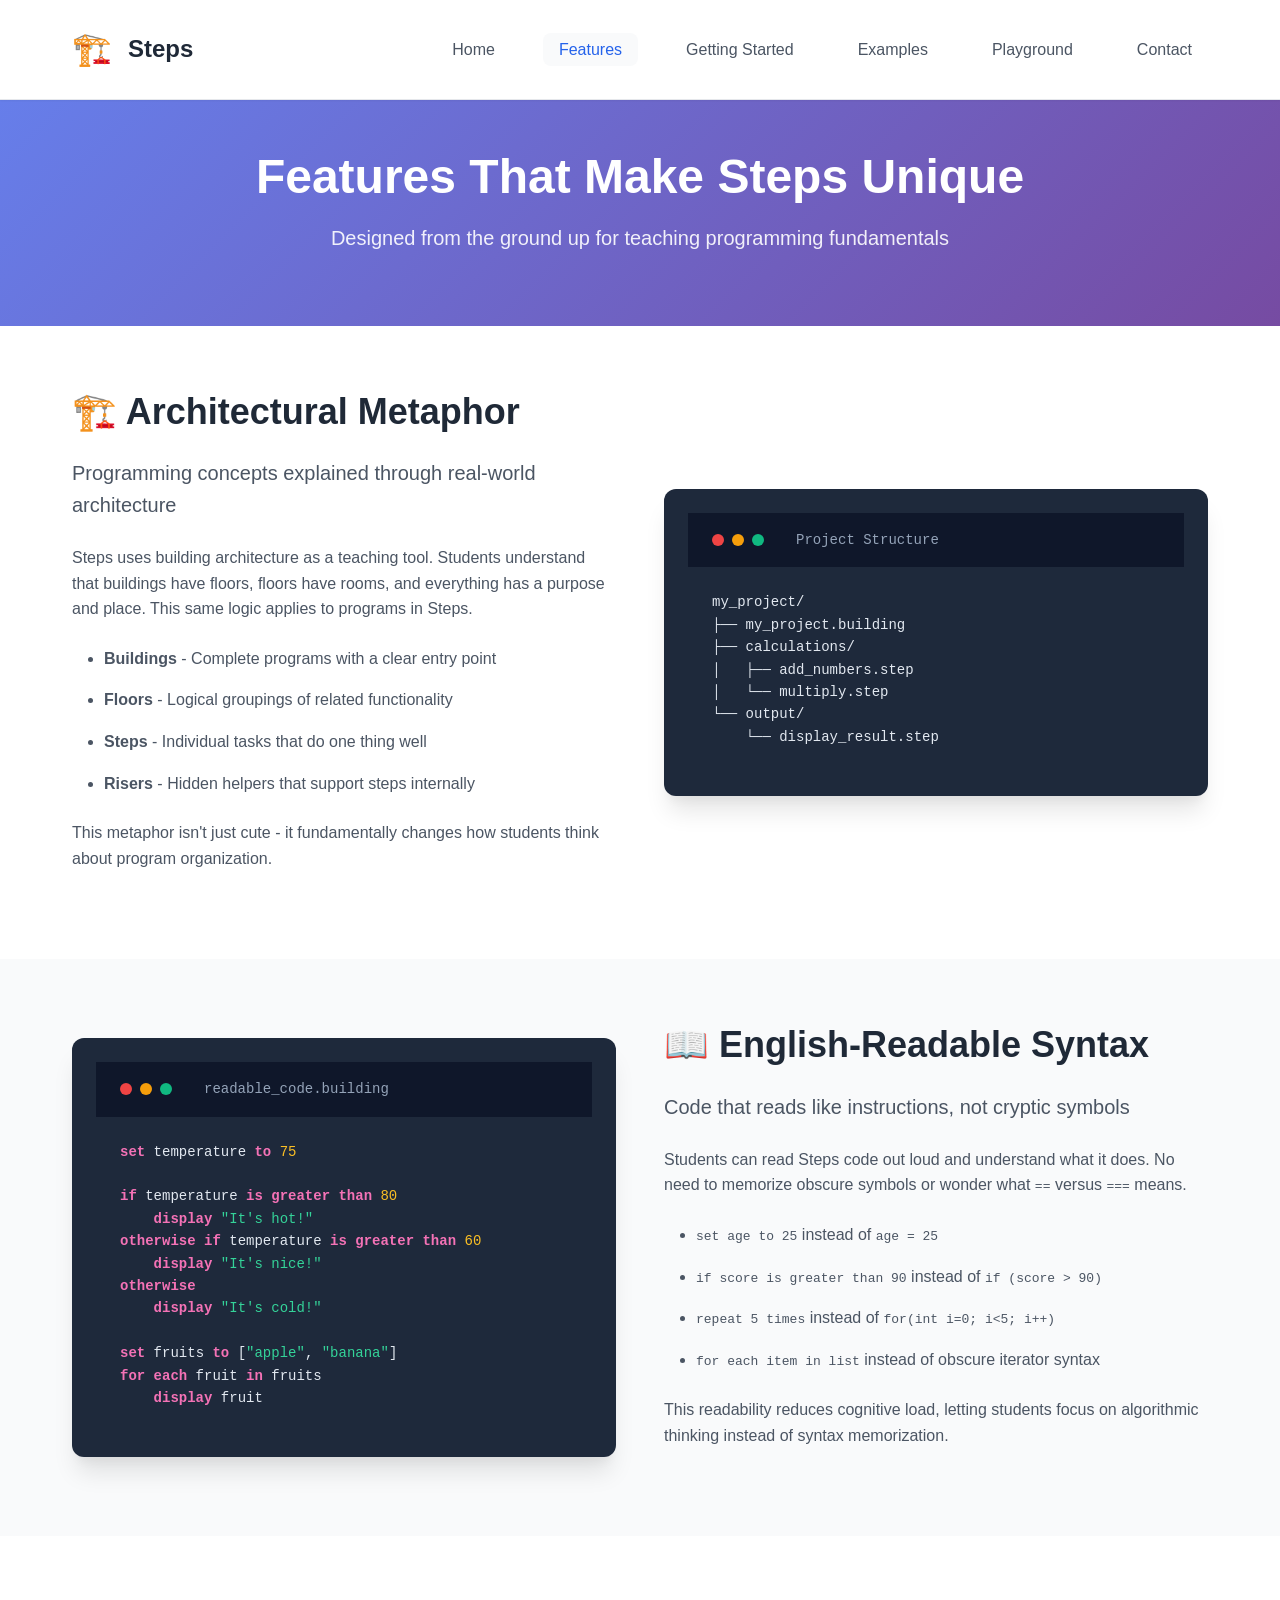
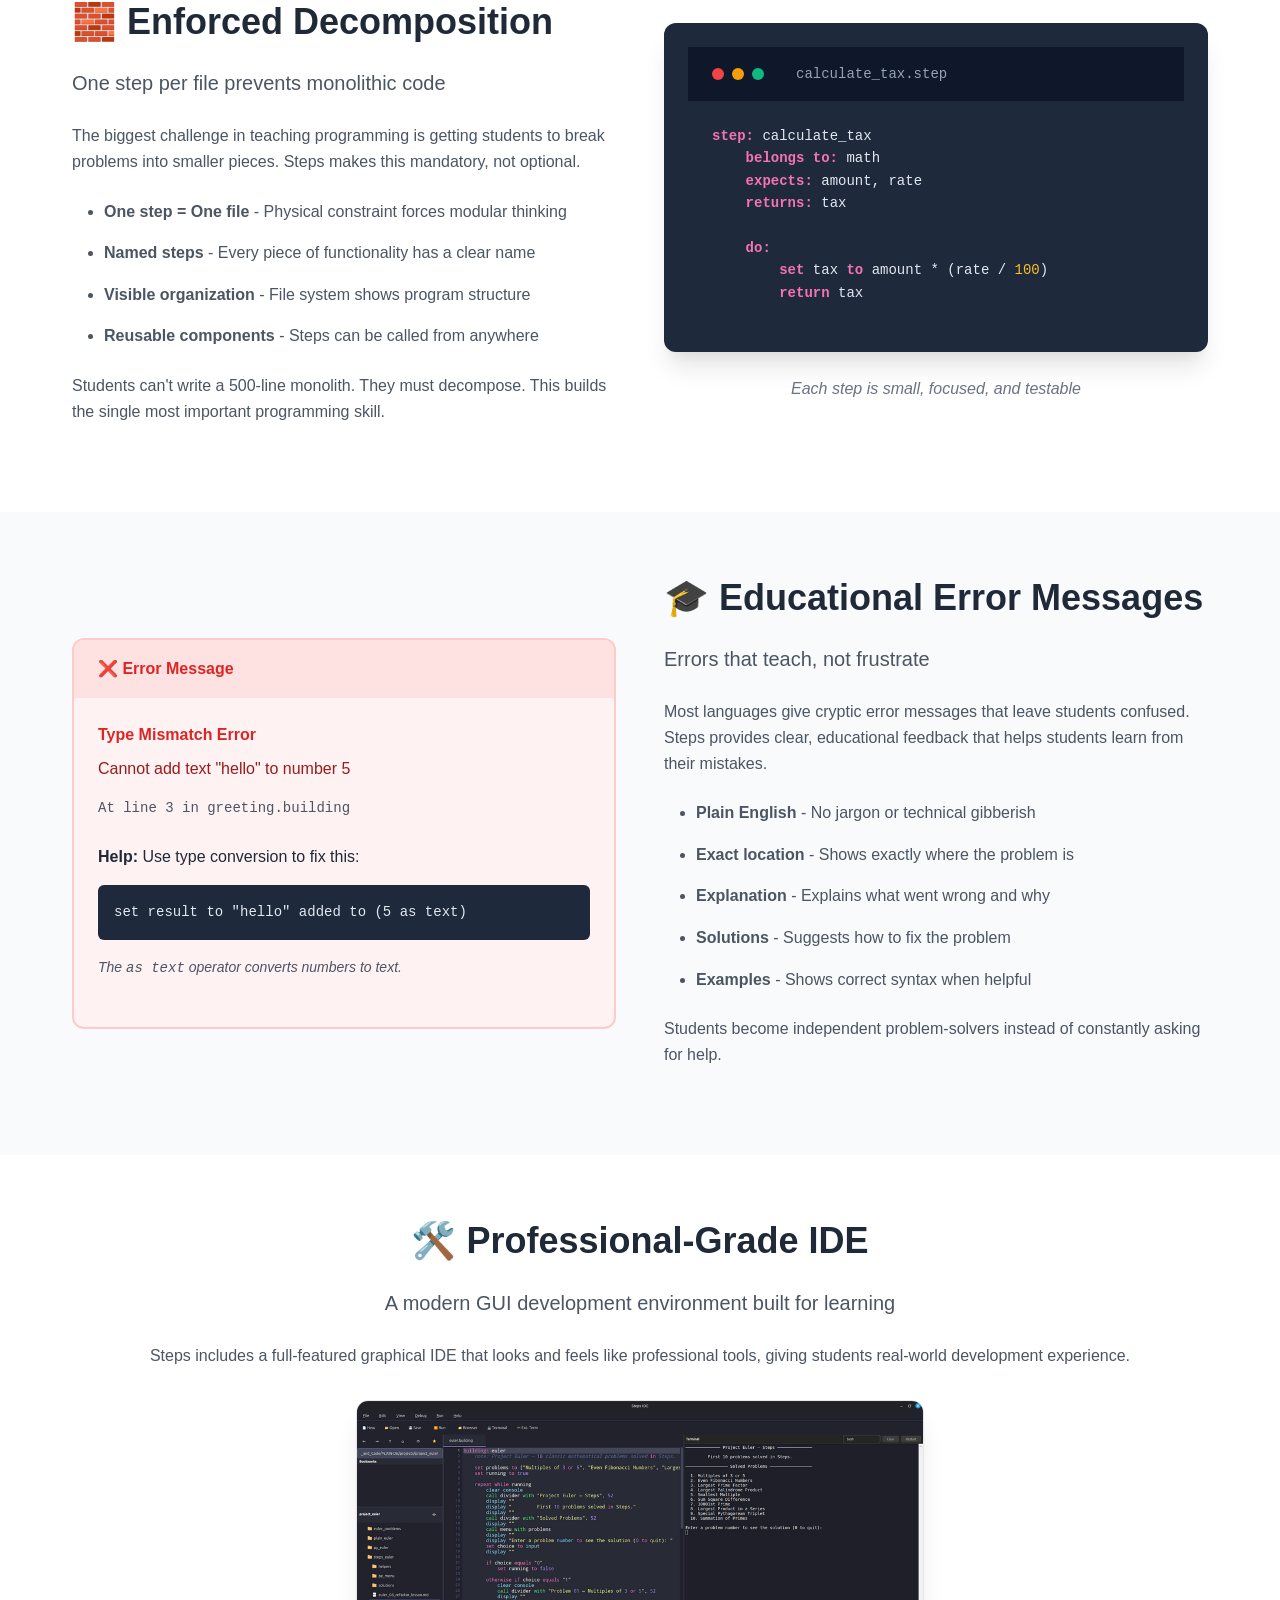
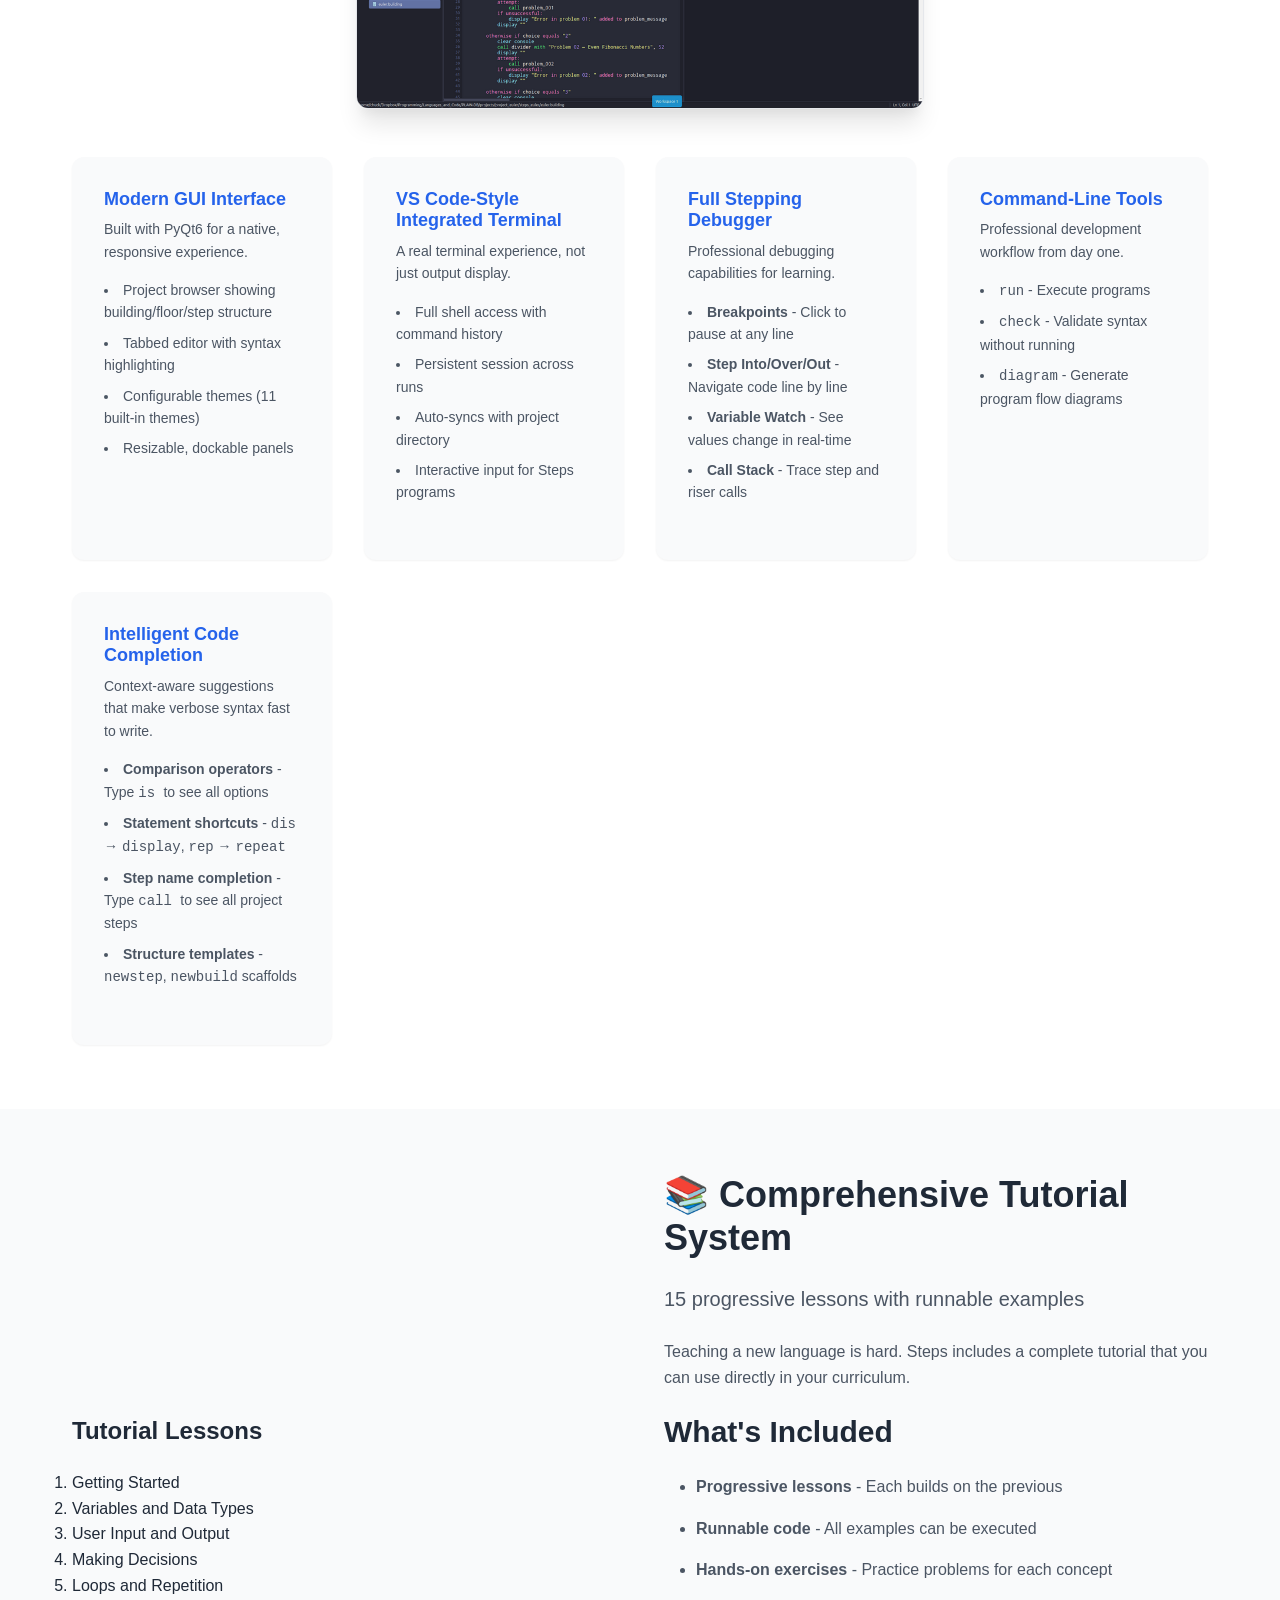
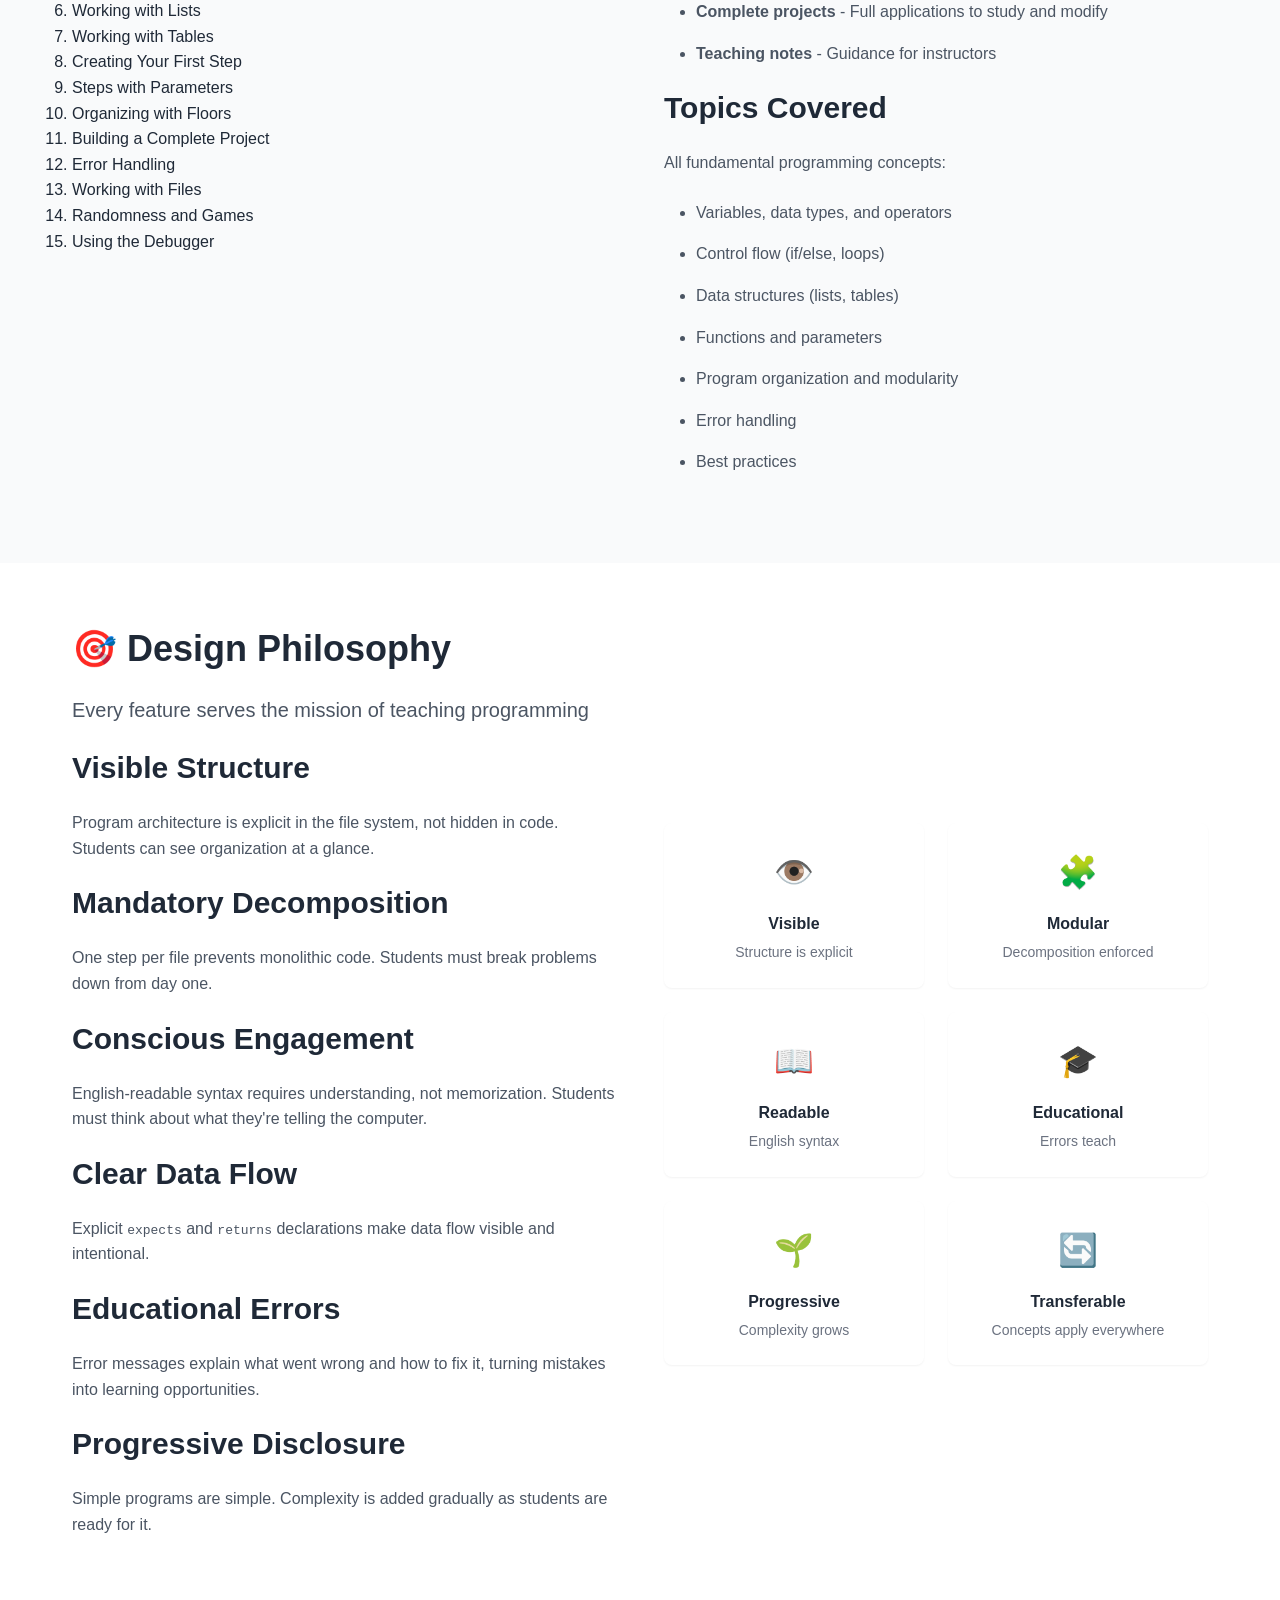
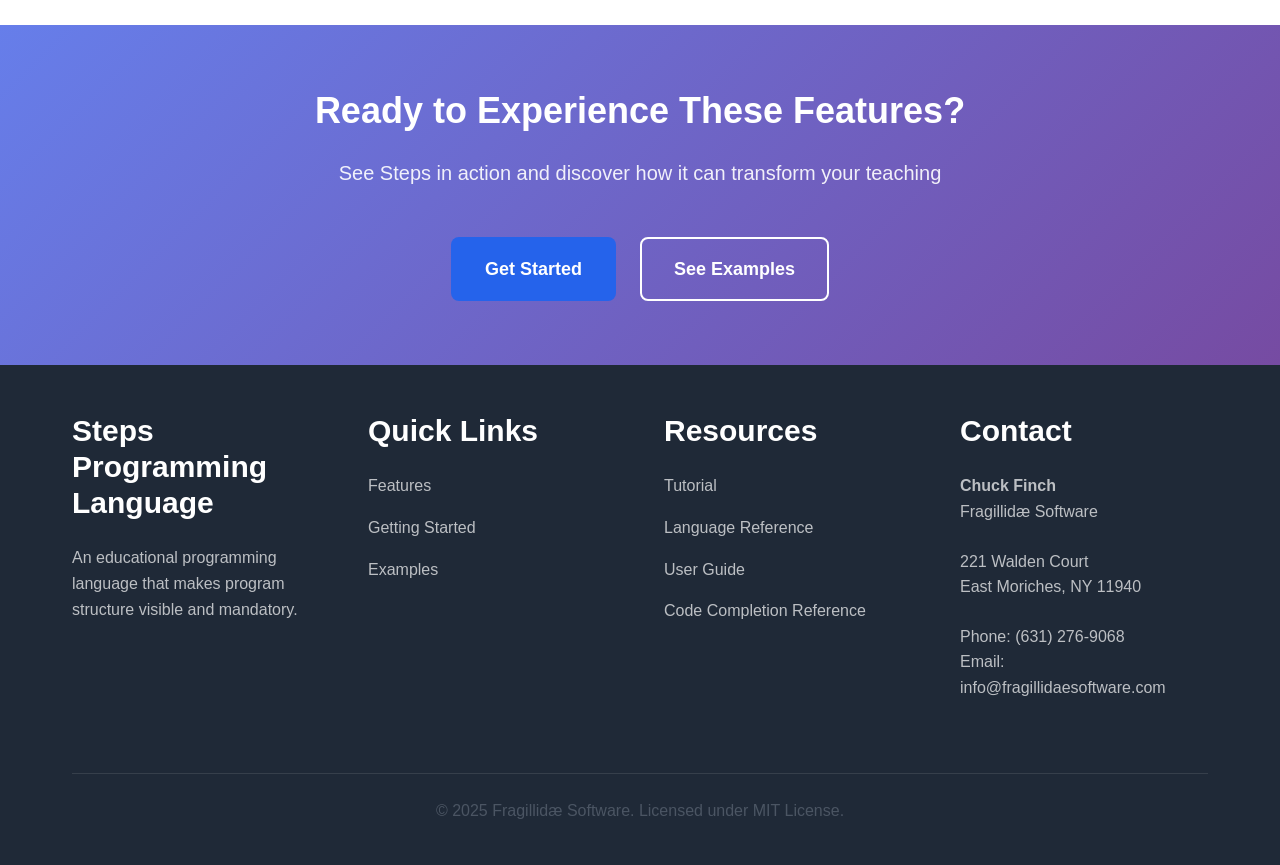
<file: marketing-website/features.html>
<!DOCTYPE html>
<html lang="en">

<head>
    <meta charset="UTF-8">
    <meta name="viewport" content="width=device-width, initial-scale=1.0">
    <title>Features - Steps Programming Language</title>
    <meta name="description"
        content="Discover the powerful features that make Steps the ideal educational programming language for teaching CS fundamentals.">
    <link rel="stylesheet" href="css/styles.css">
</head>

<body>
    <nav class="navbar">
        <div class="container">
            <div class="logo">
                <span class="logo-icon">🏗️</span>
                <span class="logo-text">Steps</span>
            </div>
            <ul class="nav-links">
                <li><a href="index.html">Home</a></li>
                <li><a href="features.html" class="active">Features</a></li>
                <li><a href="getting-started.html">Getting Started</a></li>
                <li><a href="examples.html">Examples</a></li>
                <li><a href="https://steps-web-dcef.onrender.com" target="_blank">Playground</a></li>
                <li><a href="index.html#contact">Contact</a></li>
            </ul>
        </div>
    </nav>

    <header class="page-header">
        <div class="container">
            <h1>Features That Make Steps Unique</h1>
            <p>Designed from the ground up for teaching programming fundamentals</p>
        </div>
    </header>

    <section class="feature-detail">
        <div class="container">
            <div class="feature-row">
                <div class="feature-text">
                    <h2>🏗️ Architectural Metaphor</h2>
                    <p class="feature-lead">Programming concepts explained through real-world architecture</p>
                    <p>Steps uses building architecture as a teaching tool. Students understand that buildings have
                        floors, floors have rooms, and everything has a purpose and place. This same logic applies to
                        programs in Steps.</p>
                    <ul class="feature-list">
                        <li><strong>Buildings</strong> - Complete programs with a clear entry point</li>
                        <li><strong>Floors</strong> - Logical groupings of related functionality</li>
                        <li><strong>Steps</strong> - Individual tasks that do one thing well</li>
                        <li><strong>Risers</strong> - Hidden helpers that support steps internally</li>
                    </ul>
                    <p>This metaphor isn't just cute - it fundamentally changes how students think about program
                        organization.</p>
                </div>
                <div class="feature-visual">
                    <div class="code-window">
                        <div class="code-header">
                            <span class="code-dot"></span>
                            <span class="code-dot"></span>
                            <span class="code-dot"></span>
                            <span class="code-title">Project Structure</span>
                        </div>
                        <pre class="code-content"><code>my_project/
├── my_project.building
├── calculations/
│   ├── add_numbers.step
│   └── multiply.step
└── output/
    └── display_result.step</code></pre>
                    </div>
                </div>
            </div>
        </div>
    </section>

    <section class="feature-detail alternate">
        <div class="container">
            <div class="feature-row">
                <div class="feature-visual">
                    <div class="code-window">
                        <div class="code-header">
                            <span class="code-dot"></span>
                            <span class="code-dot"></span>
                            <span class="code-dot"></span>
                            <span class="code-title">readable_code.building</span>
                        </div>
                        <pre class="code-content"><code><span class="keyword">set</span> temperature <span class="keyword">to</span> <span class="number">75</span>

<span class="keyword">if</span> temperature <span class="keyword">is greater than</span> <span class="number">80</span>
    <span class="keyword">display</span> <span class="string">"It's hot!"</span>
<span class="keyword">otherwise if</span> temperature <span class="keyword">is greater than</span> <span class="number">60</span>
    <span class="keyword">display</span> <span class="string">"It's nice!"</span>
<span class="keyword">otherwise</span>
    <span class="keyword">display</span> <span class="string">"It's cold!"</span>

<span class="keyword">set</span> fruits <span class="keyword">to</span> [<span class="string">"apple"</span>, <span class="string">"banana"</span>]
<span class="keyword">for each</span> fruit <span class="keyword">in</span> fruits
    <span class="keyword">display</span> fruit</code></pre>
                    </div>
                </div>
                <div class="feature-text">
                    <h2>📖 English-Readable Syntax</h2>
                    <p class="feature-lead">Code that reads like instructions, not cryptic symbols</p>
                    <p>Students can read Steps code out loud and understand what it does. No need to memorize obscure
                        symbols or wonder what <code>==</code> versus <code>===</code> means.</p>
                    <ul class="feature-list">
                        <li><code>set age to 25</code> instead of <code>age = 25</code></li>
                        <li><code>if score is greater than 90</code> instead of <code>if (score > 90)</code></li>
                        <li><code>repeat 5 times</code> instead of <code>for(int i=0; i<5; i++)</code></li>
                        <li><code>for each item in list</code> instead of obscure iterator syntax</li>
                    </ul>
                    <p>This readability reduces cognitive load, letting students focus on algorithmic thinking instead
                        of syntax memorization.</p>
                </div>
            </div>
        </div>
    </section>

    <section class="feature-detail">
        <div class="container">
            <div class="feature-row">
                <div class="feature-text">
                    <h2>🧱 Enforced Decomposition</h2>
                    <p class="feature-lead">One step per file prevents monolithic code</p>
                    <p>The biggest challenge in teaching programming is getting students to break problems into smaller
                        pieces. Steps makes this mandatory, not optional.</p>
                    <ul class="feature-list">
                        <li><strong>One step = One file</strong> - Physical constraint forces modular thinking</li>
                        <li><strong>Named steps</strong> - Every piece of functionality has a clear name</li>
                        <li><strong>Visible organization</strong> - File system shows program structure</li>
                        <li><strong>Reusable components</strong> - Steps can be called from anywhere</li>
                    </ul>
                    <p>Students can't write a 500-line monolith. They must decompose. This builds the single most
                        important programming skill.</p>
                </div>
                <div class="feature-visual">
                    <div class="code-window">
                        <div class="code-header">
                            <span class="code-dot"></span>
                            <span class="code-dot"></span>
                            <span class="code-dot"></span>
                            <span class="code-title">calculate_tax.step</span>
                        </div>
                        <pre class="code-content"><code><span class="keyword">step:</span> calculate_tax
    <span class="keyword">belongs to:</span> math
    <span class="keyword">expects:</span> amount, rate
    <span class="keyword">returns:</span> tax

    <span class="keyword">do:</span>
        <span class="keyword">set</span> tax <span class="keyword">to</span> amount * (rate / <span class="number">100</span>)
        <span class="keyword">return</span> tax</code></pre>
                    </div>
                    <p class="visual-note">Each step is small, focused, and testable</p>
                </div>
            </div>
        </div>
    </section>

    <section class="feature-detail alternate">
        <div class="container">
            <div class="feature-row">
                <div class="feature-visual">
                    <div class="error-example">
                        <div class="error-header">❌ Error Message</div>
                        <div class="error-content">
                            <p class="error-title">Type Mismatch Error</p>
                            <p class="error-message">Cannot add text "hello" to number 5</p>
                            <p class="error-location">At line 3 in greeting.building</p>
                            <p class="error-help"><strong>Help:</strong> Use type conversion to fix this:</p>
                            <pre class="error-code"><code>set result to "hello" added to (5 as text)</code></pre>
                            <p class="error-note">The <code>as text</code> operator converts numbers to text.</p>
                        </div>
                    </div>
                </div>
                <div class="feature-text">
                    <h2>🎓 Educational Error Messages</h2>
                    <p class="feature-lead">Errors that teach, not frustrate</p>
                    <p>Most languages give cryptic error messages that leave students confused. Steps provides clear,
                        educational feedback that helps students learn from their mistakes.</p>
                    <ul class="feature-list">
                        <li><strong>Plain English</strong> - No jargon or technical gibberish</li>
                        <li><strong>Exact location</strong> - Shows exactly where the problem is</li>
                        <li><strong>Explanation</strong> - Explains what went wrong and why</li>
                        <li><strong>Solutions</strong> - Suggests how to fix the problem</li>
                        <li><strong>Examples</strong> - Shows correct syntax when helpful</li>
                    </ul>
                    <p>Students become independent problem-solvers instead of constantly asking for help.</p>
                </div>
            </div>
        </div>
    </section>

    <section class="feature-detail">
        <div class="container">
            <div class="ide-header" style="text-align: center; margin-bottom: var(--spacing-lg);">
                <h2>🛠️ Professional-Grade IDE</h2>
                <p class="feature-lead">A modern GUI development environment built for learning</p>
                <p>Steps includes a full-featured graphical IDE that looks and feels like professional tools, giving
                    students real-world development experience.</p>
            </div>

            <div class="ide-visual" style="margin-bottom: var(--spacing-xl);">
                <img src="images/StepsIDE.png" alt="Steps IDE Interface with syntax highlighting and integrated debugger" class="feature-screenshot">
            </div>

            <div class="ide-features-grid">
                <div class="ide-feature">
                    <h3>Modern GUI Interface</h3>
                    <p>Built with PyQt6 for a native, responsive experience.</p>
                    <ul class="feature-list">
                        <li>Project browser showing building/floor/step structure</li>
                        <li>Tabbed editor with syntax highlighting</li>
                        <li>Configurable themes (11 built-in themes)</li>
                        <li>Resizable, dockable panels</li>
                    </ul>
                </div>

                <div class="ide-feature">
                    <h3>VS Code-Style Integrated Terminal</h3>
                    <p>A real terminal experience, not just output display.</p>
                    <ul class="feature-list">
                        <li>Full shell access with command history</li>
                        <li>Persistent session across runs</li>
                        <li>Auto-syncs with project directory</li>
                        <li>Interactive input for Steps programs</li>
                    </ul>
                </div>

                <div class="ide-feature">
                    <h3>Full Stepping Debugger</h3>
                    <p>Professional debugging capabilities for learning.</p>
                    <ul class="feature-list">
                        <li><strong>Breakpoints</strong> - Click to pause at any line</li>
                        <li><strong>Step Into/Over/Out</strong> - Navigate code line by line</li>
                        <li><strong>Variable Watch</strong> - See values change in real-time</li>
                        <li><strong>Call Stack</strong> - Trace step and riser calls</li>
                    </ul>
                </div>

                <div class="ide-feature">
                    <h3>Command-Line Tools</h3>
                    <p>Professional development workflow from day one.</p>
                    <ul class="feature-list">
                        <li><code>run</code> - Execute programs</li>
                        <li><code>check</code> - Validate syntax without running</li>
                        <li><code>diagram</code> - Generate program flow diagrams</li>
                    </ul>
                </div>

                <div class="ide-feature">
                    <h3>Intelligent Code Completion</h3>
                    <p>Context-aware suggestions that make verbose syntax fast to write.</p>
                    <ul class="feature-list">
                        <li><strong>Comparison operators</strong> - Type <code>is </code> to see all options</li>
                        <li><strong>Statement shortcuts</strong> - <code>dis</code> → <code>display</code>, <code>rep</code> → <code>repeat</code></li>
                        <li><strong>Step name completion</strong> - Type <code>call </code> to see all project steps</li>
                        <li><strong>Structure templates</strong> - <code>newstep</code>, <code>newbuild</code> scaffolds</li>
                    </ul>
                </div>
            </div>
        </div>
    </section>

    <section class="feature-detail alternate">
        <div class="container">
            <div class="feature-row">
                <div class="feature-visual">
                    <div class="tutorial-preview">
                        <h4>Tutorial Lessons</h4>
                        <ol class="lesson-list">
                            <li>Getting Started</li>
                            <li>Variables and Data Types</li>
                            <li>User Input and Output</li>
                            <li>Making Decisions</li>
                            <li>Loops and Repetition</li>
                            <li>Working with Lists</li>
                            <li>Working with Tables</li>
                            <li>Creating Your First Step</li>
                            <li>Steps with Parameters</li>
                            <li>Organizing with Floors</li>
                            <li>Building a Complete Project</li>
                            <li>Error Handling</li>
                            <li>Working with Files</li>
                            <li>Randomness and Games</li>
                            <li>Using the Debugger</li>
                        </ol>
                    </div>
                </div>
                <div class="feature-text">
                    <h2>📚 Comprehensive Tutorial System</h2>
                    <p class="feature-lead">15 progressive lessons with runnable examples</p>
                    <p>Teaching a new language is hard. Steps includes a complete tutorial that you can use directly in
                        your curriculum.</p>

                    <h3>What's Included</h3>
                    <ul class="feature-list">
                        <li><strong>Progressive lessons</strong> - Each builds on the previous</li>
                        <li><strong>Runnable code</strong> - All examples can be executed</li>
                        <li><strong>Hands-on exercises</strong> - Practice problems for each concept</li>
                        <li><strong>Complete projects</strong> - Full applications to study and modify</li>
                        <li><strong>Teaching notes</strong> - Guidance for instructors</li>
                    </ul>

                    <h3>Topics Covered</h3>
                    <p>All fundamental programming concepts:</p>
                    <ul class="feature-list">
                        <li>Variables, data types, and operators</li>
                        <li>Control flow (if/else, loops)</li>
                        <li>Data structures (lists, tables)</li>
                        <li>Functions and parameters</li>
                        <li>Program organization and modularity</li>
                        <li>Error handling</li>
                        <li>Best practices</li>
                    </ul>
                </div>
            </div>
        </div>
    </section>

    <section class="feature-detail">
        <div class="container">
            <div class="feature-row">
                <div class="feature-text">
                    <h2>🎯 Design Philosophy</h2>
                    <p class="feature-lead">Every feature serves the mission of teaching programming</p>

                    <h3>Visible Structure</h3>
                    <p>Program architecture is explicit in the file system, not hidden in code. Students can see
                        organization at a glance.</p>

                    <h3>Mandatory Decomposition</h3>
                    <p>One step per file prevents monolithic code. Students must break problems down from day one.</p>

                    <h3>Conscious Engagement</h3>
                    <p>English-readable syntax requires understanding, not memorization. Students must think about what
                        they're telling the computer.</p>

                    <h3>Clear Data Flow</h3>
                    <p>Explicit <code>expects</code> and <code>returns</code> declarations make data flow visible and
                        intentional.</p>

                    <h3>Educational Errors</h3>
                    <p>Error messages explain what went wrong and how to fix it, turning mistakes into learning
                        opportunities.</p>

                    <h3>Progressive Disclosure</h3>
                    <p>Simple programs are simple. Complexity is added gradually as students are ready for it.</p>
                </div>
                <div class="feature-visual">
                    <div class="philosophy-diagram">
                        <div class="philosophy-item">
                            <div class="philosophy-icon">👁️</div>
                            <h4>Visible</h4>
                            <p>Structure is explicit</p>
                        </div>
                        <div class="philosophy-item">
                            <div class="philosophy-icon">🧩</div>
                            <h4>Modular</h4>
                            <p>Decomposition enforced</p>
                        </div>
                        <div class="philosophy-item">
                            <div class="philosophy-icon">📖</div>
                            <h4>Readable</h4>
                            <p>English syntax</p>
                        </div>
                        <div class="philosophy-item">
                            <div class="philosophy-icon">🎓</div>
                            <h4>Educational</h4>
                            <p>Errors teach</p>
                        </div>
                        <div class="philosophy-item">
                            <div class="philosophy-icon">🌱</div>
                            <h4>Progressive</h4>
                            <p>Complexity grows</p>
                        </div>
                        <div class="philosophy-item">
                            <div class="philosophy-icon">🔄</div>
                            <h4>Transferable</h4>
                            <p>Concepts apply everywhere</p>
                        </div>
                    </div>
                </div>
            </div>
        </div>
    </section>

    <section class="cta-section">
        <div class="container">
            <h2>Ready to Experience These Features?</h2>
            <p>See Steps in action and discover how it can transform your teaching</p>
            <div class="cta-buttons">
                <a href="getting-started.html" class="btn btn-primary btn-large">Get Started</a>
                <a href="examples.html" class="btn btn-secondary btn-large">See Examples</a>
            </div>
        </div>
    </section>

    <footer class="footer">
        <div class="container">
            <div class="footer-content">
                <div class="footer-section">
                    <h3>Steps Programming Language</h3>
                    <p>An educational programming language that makes program structure visible and mandatory.</p>
                </div>

                <div class="footer-section">
                    <h3>Quick Links</h3>
                    <ul>
                        <li><a href="features.html">Features</a></li>
                        <li><a href="getting-started.html">Getting Started</a></li>
                        <li><a href="examples.html">Examples</a></li>
                    </ul>
                </div>

                <div class="footer-section">
                    <h3>Resources</h3>
                    <ul>
                        <li><a href="docs/TUTORIAL.html">Tutorial</a></li>
                        <li><a href="docs/LANGUAGE-REFERENCE.html">Language Reference</a></li>
                        <li><a href="docs/USER-GUIDE.html">User Guide</a></li>
                        <li><a href="docs/CODE-COMPLETION.html">Code Completion Reference</a></li>
                    </ul>
                </div>

                <div class="footer-section">
                    <h3>Contact</h3>
                    <p><strong>Chuck Finch</strong><br>
                        Fragillidæ Software</p>
                    <p>221 Walden Court<br>
                        East Moriches, NY 11940</p>
                    <p>Phone: <a href="tel:+16312769068">(631) 276-9068</a><br>
                        Email: <a href="mailto:info@fragillidaesoftware.com">info@fragillidaesoftware.com</a></p>
                </div>
            </div>

            <div class="footer-bottom">
                <p>&copy; 2025 Fragillidæ Software. Licensed under MIT License.</p>
            </div>
        </div>
    </footer>
</body>

</html>
</file>
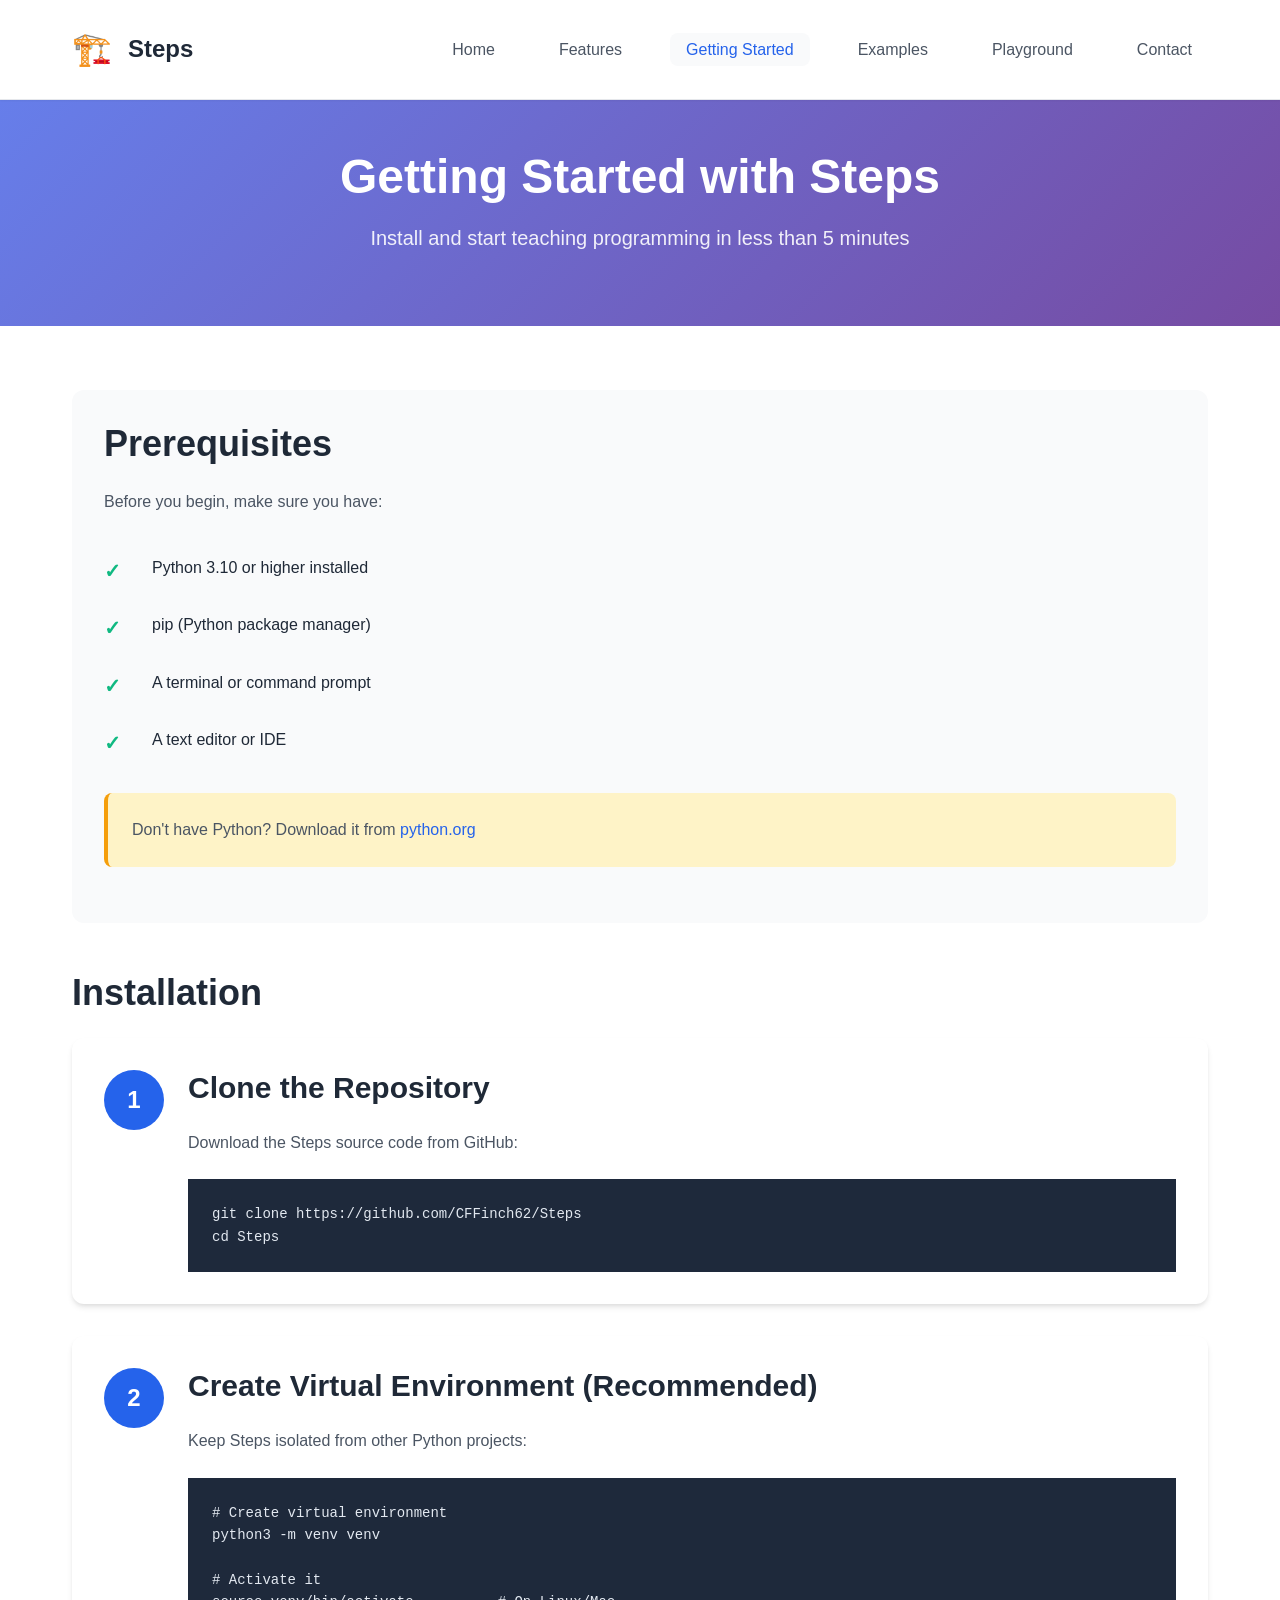
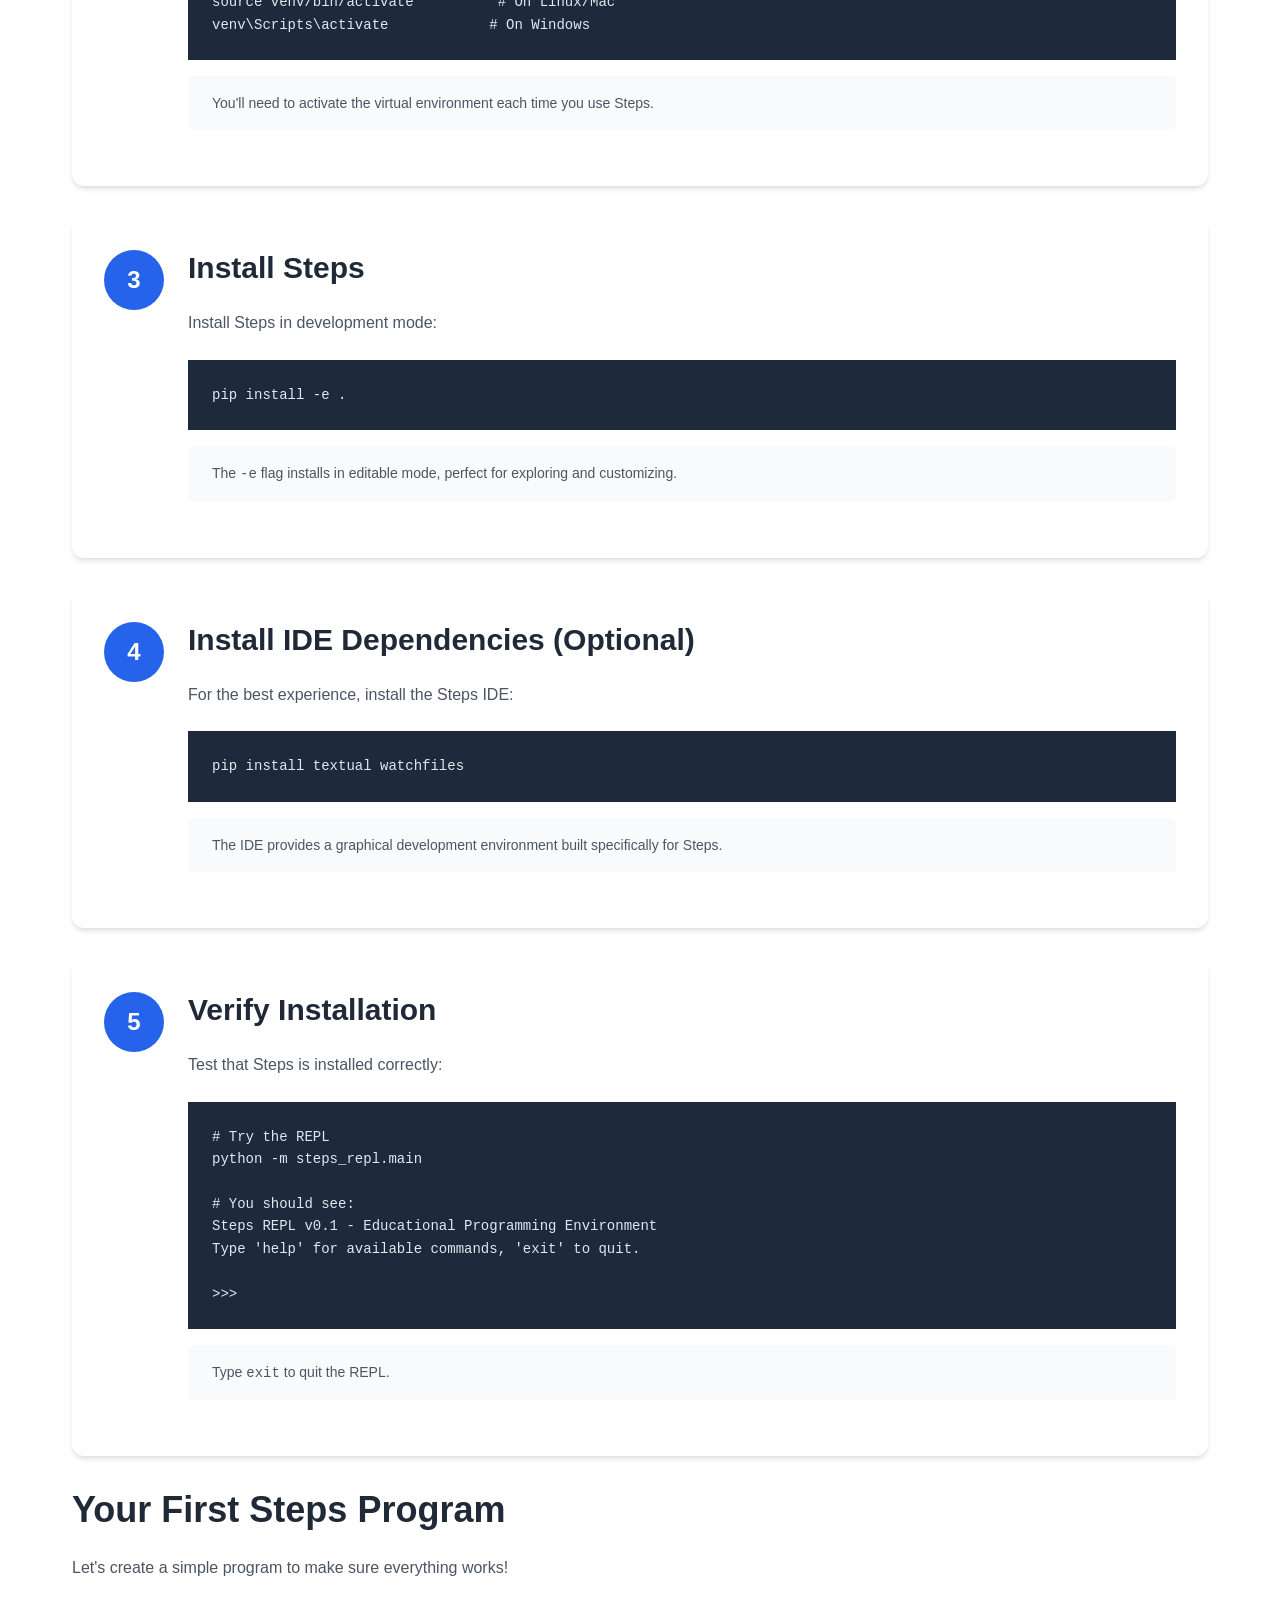
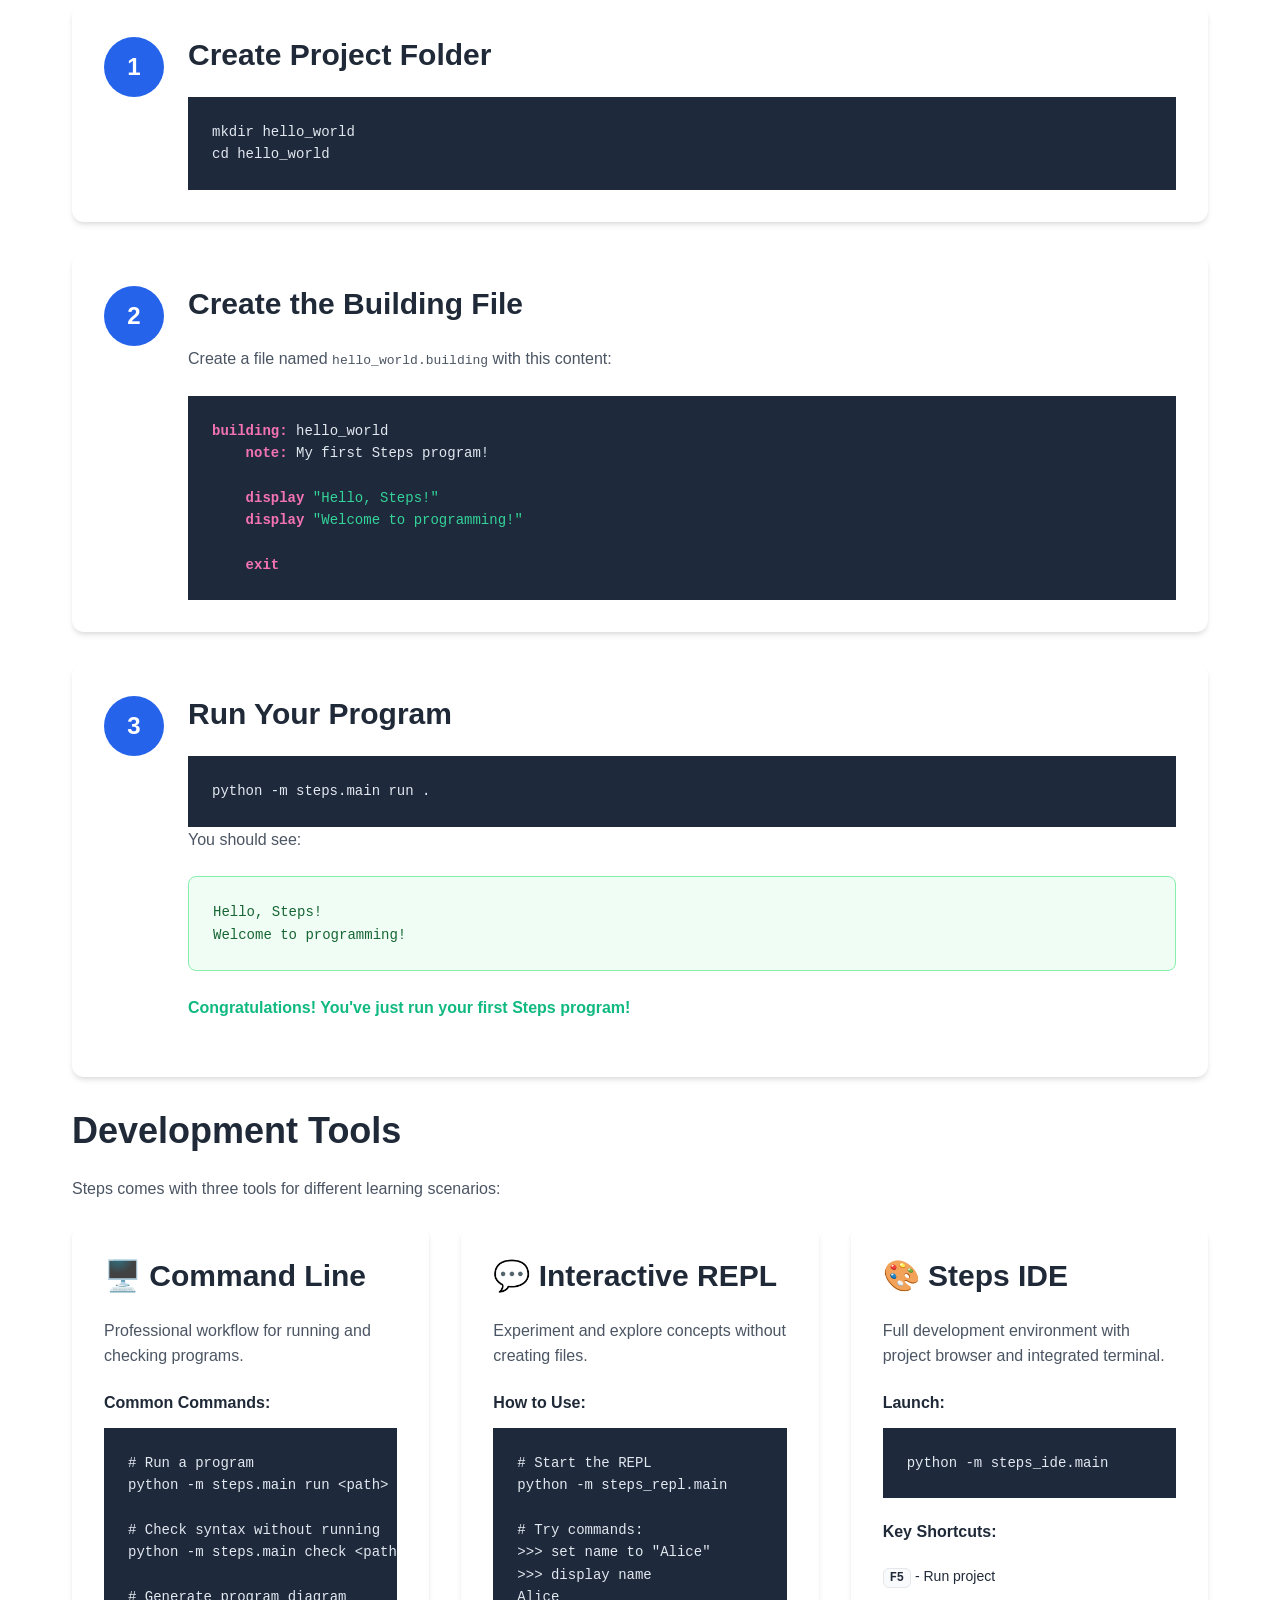
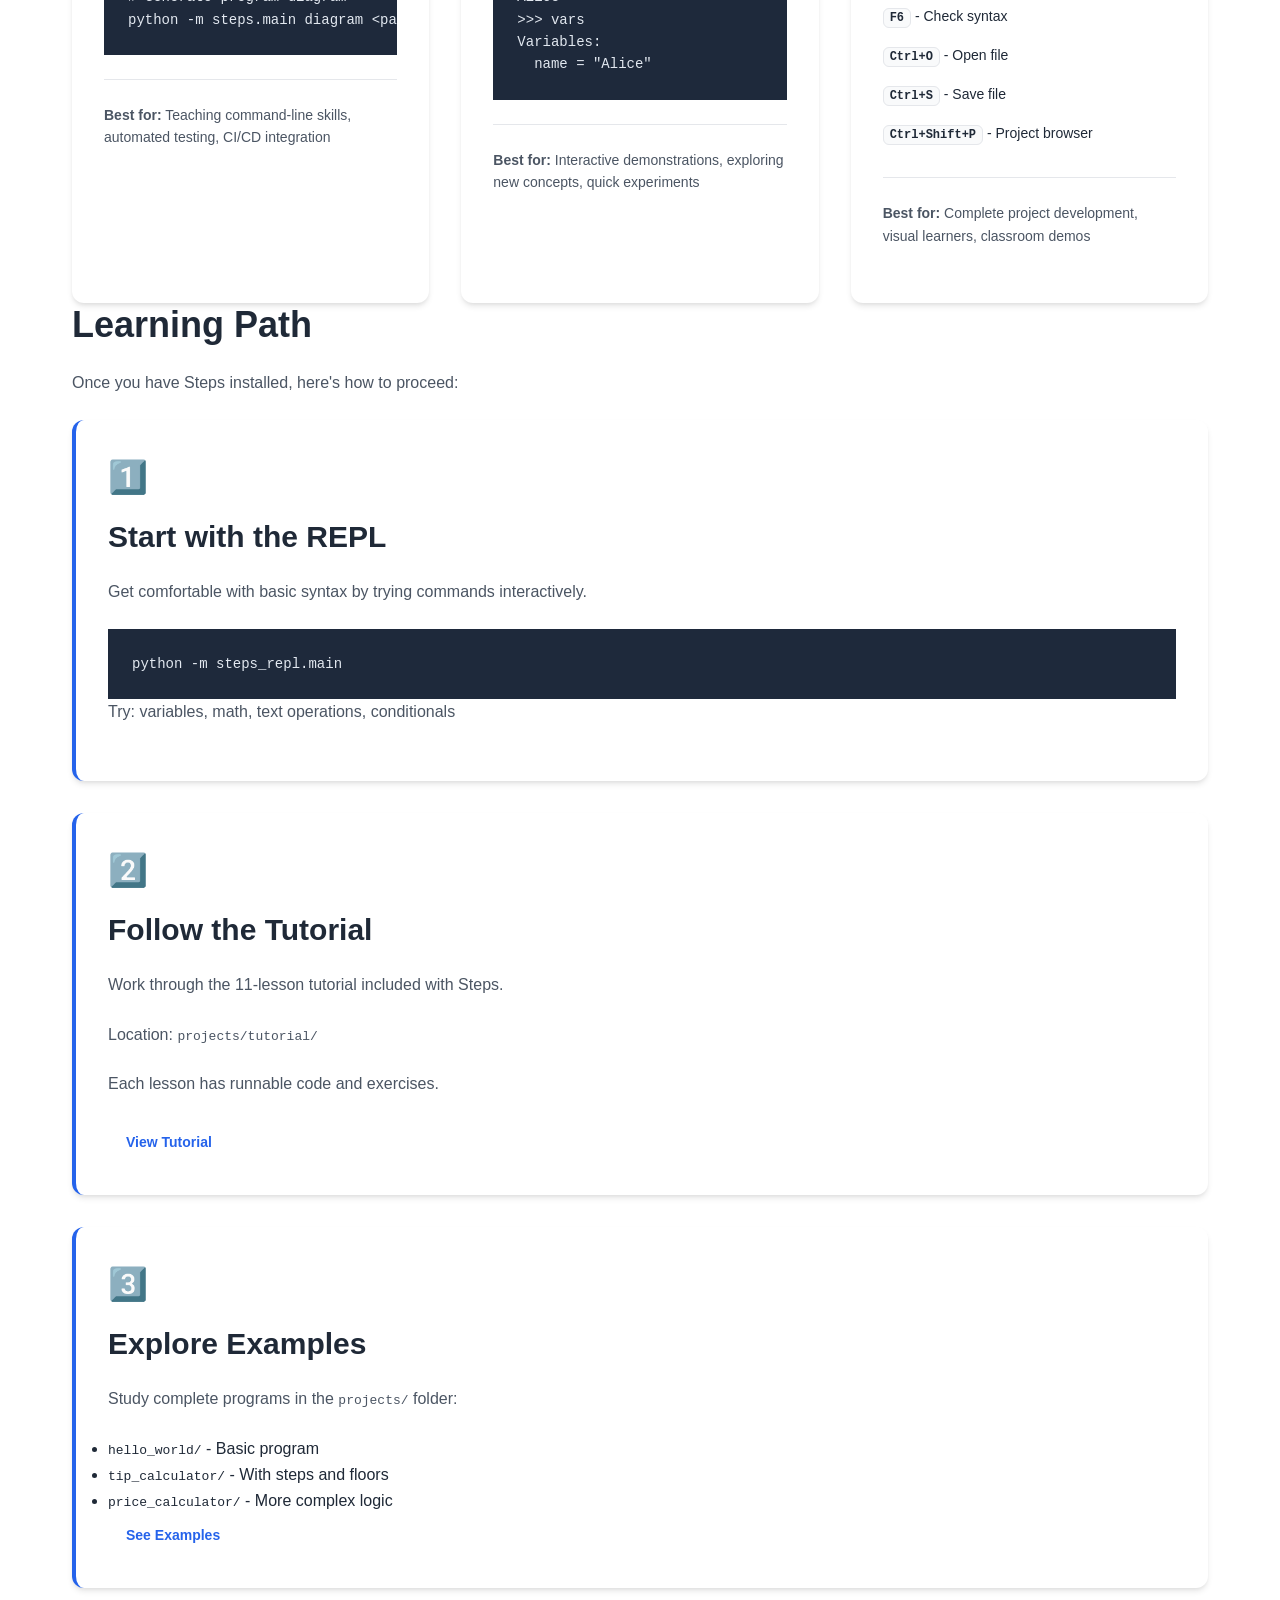
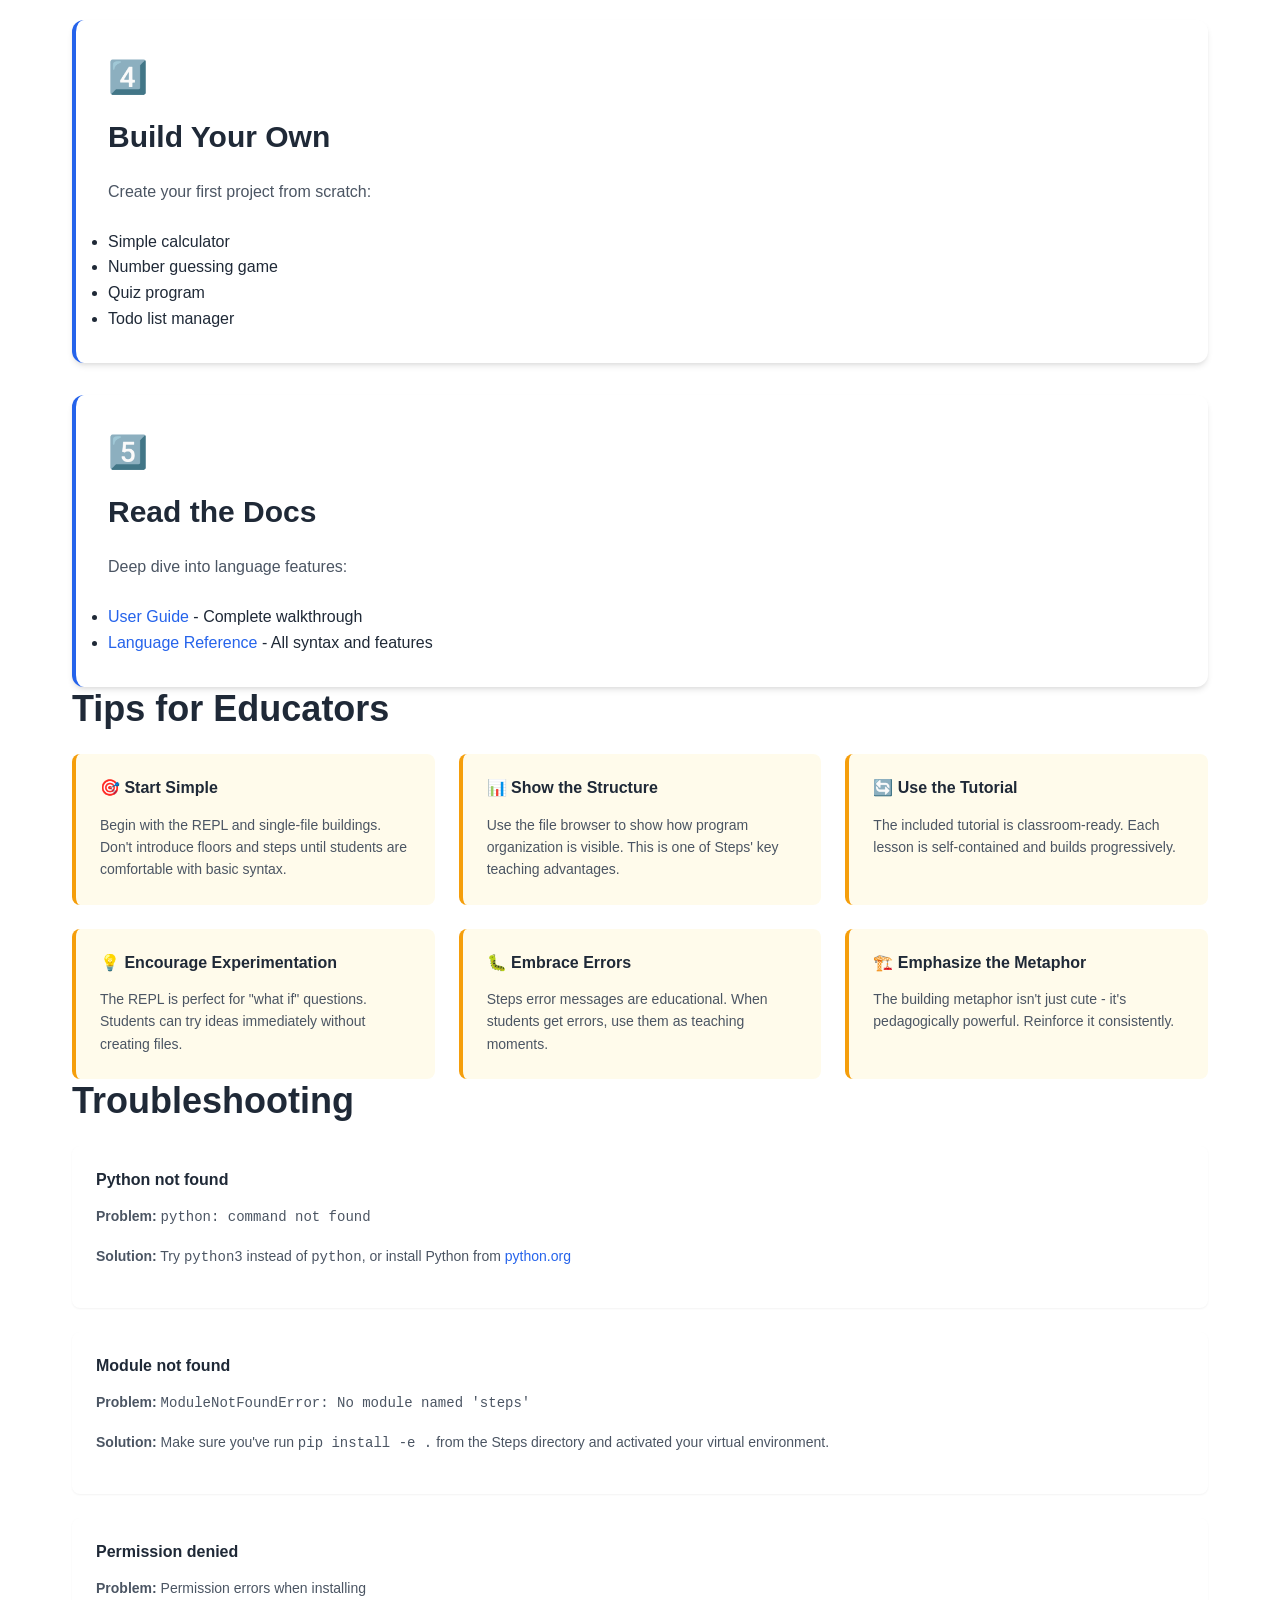
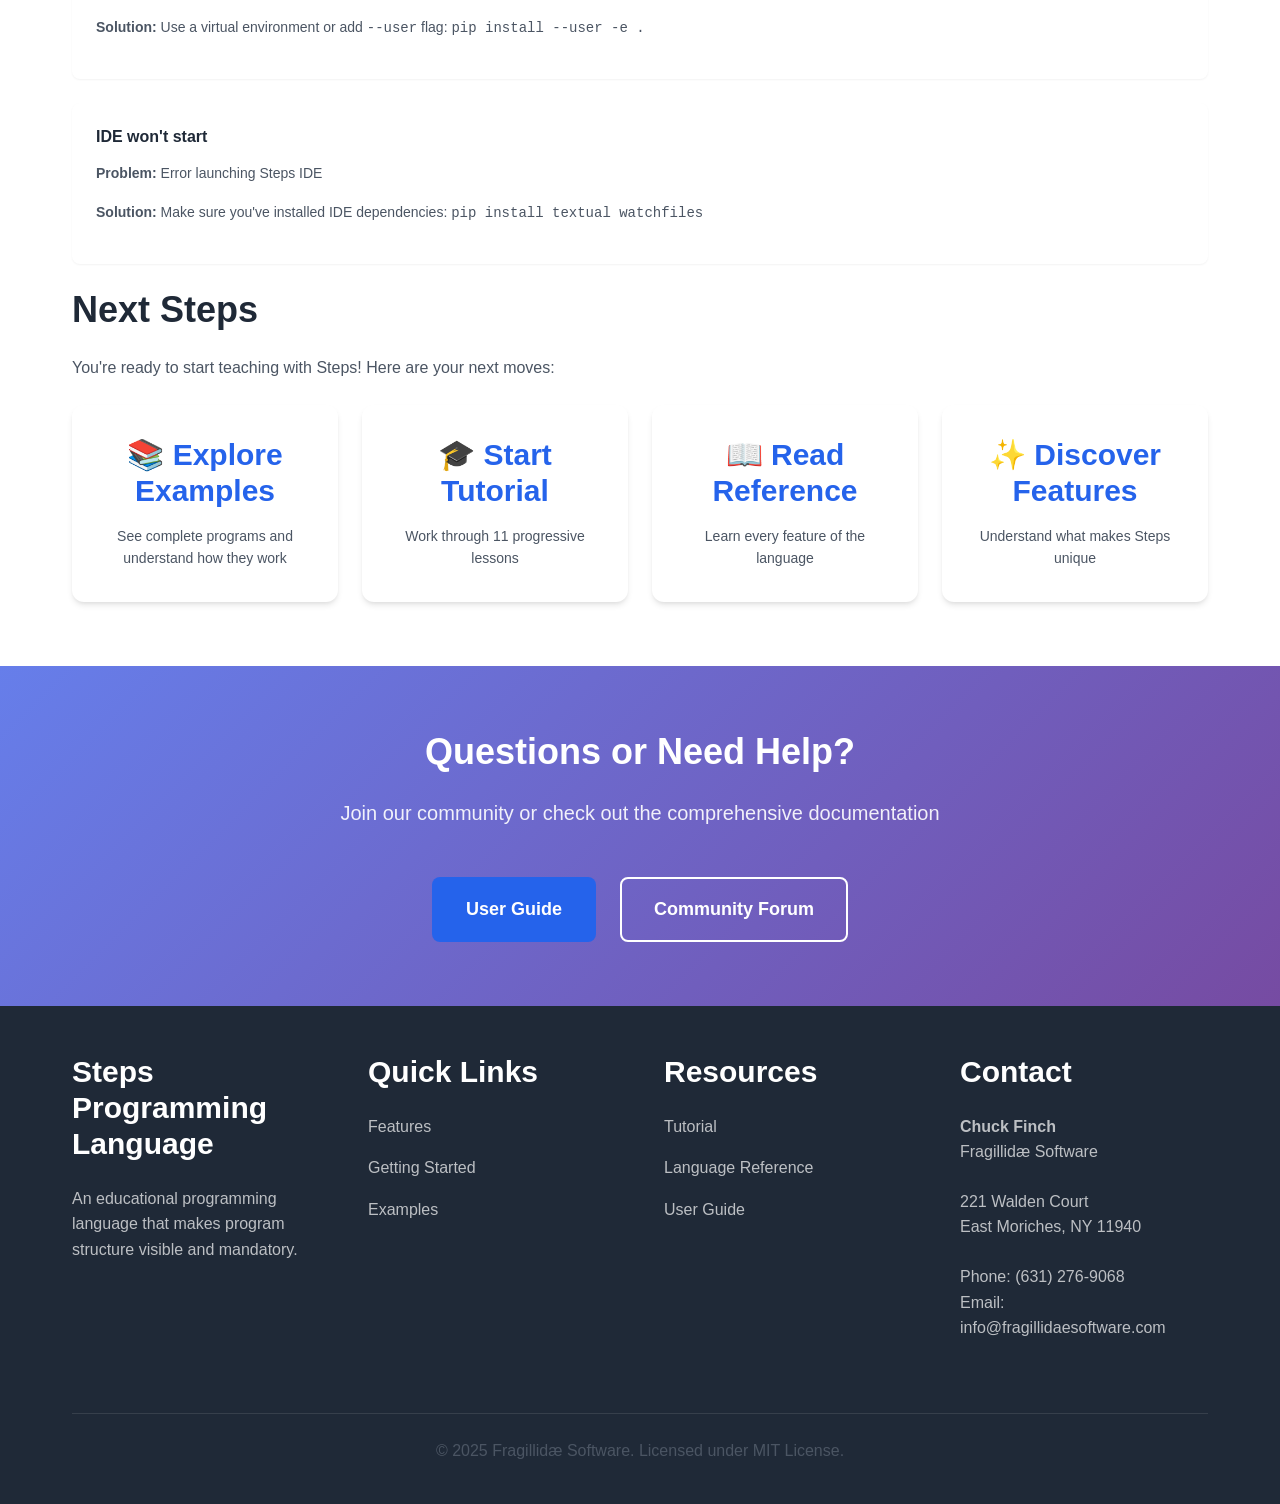
<file: marketing-website/getting-started.html>
<!DOCTYPE html>
<html lang="en">
<head>
    <meta charset="UTF-8">
    <meta name="viewport" content="width=device-width, initial-scale=1.0">
    <title>Getting Started - Steps Programming Language</title>
    <meta name="description" content="Install Steps and start teaching programming in minutes. Complete setup guide for educators.">
    <link rel="stylesheet" href="css/styles.css">
</head>
<body>
    <nav class="navbar">
        <div class="container">
            <div class="logo">
                <span class="logo-icon">🏗️</span>
                <span class="logo-text">Steps</span>
            </div>
            <ul class="nav-links">
                <li><a href="index.html">Home</a></li>
                <li><a href="features.html">Features</a></li>
                <li><a href="getting-started.html" class="active">Getting Started</a></li>
                <li><a href="examples.html">Examples</a></li>
                <li><a href="https://steps-web-dcef.onrender.com" target="_blank">Playground</a></li>
                <li><a href="index.html#contact">Contact</a></li>
            </ul>
        </div>
    </nav>

    <header class="page-header">
        <div class="container">
            <h1>Getting Started with Steps</h1>
            <p>Install and start teaching programming in less than 5 minutes</p>
        </div>
    </header>

    <section class="getting-started-content">
        <div class="container">
            <div class="prerequisites">
                <h2>Prerequisites</h2>
                <p>Before you begin, make sure you have:</p>
                <ul class="checklist">
                    <li>Python 3.10 or higher installed</li>
                    <li>pip (Python package manager)</li>
                    <li>A terminal or command prompt</li>
                    <li>A text editor or IDE</li>
                </ul>
                <p class="note">Don't have Python? Download it from <a href="https://www.python.org/downloads/" target="_blank">python.org</a></p>
            </div>

            <div class="installation-steps">
                <h2>Installation</h2>

                <div class="step-card">
                    <div class="step-number">1</div>
                    <div class="step-content">
                        <h3>Clone the Repository</h3>
                        <p>Download the Steps source code from GitHub:</p>
                        <pre class="code-block"><code>git clone https://github.com/CFFinch62/Steps
cd Steps</code></pre>
                    </div>
                </div>

                <div class="step-card">
                    <div class="step-number">2</div>
                    <div class="step-content">
                        <h3>Create Virtual Environment (Recommended)</h3>
                        <p>Keep Steps isolated from other Python projects:</p>
                        <pre class="code-block"><code># Create virtual environment
python3 -m venv venv

# Activate it
source venv/bin/activate          # On Linux/Mac
venv\Scripts\activate            # On Windows</code></pre>
                        <p class="step-note">You'll need to activate the virtual environment each time you use Steps.</p>
                    </div>
                </div>

                <div class="step-card">
                    <div class="step-number">3</div>
                    <div class="step-content">
                        <h3>Install Steps</h3>
                        <p>Install Steps in development mode:</p>
                        <pre class="code-block"><code>pip install -e .</code></pre>
                        <p class="step-note">The <code>-e</code> flag installs in editable mode, perfect for exploring and customizing.</p>
                    </div>
                </div>

                <div class="step-card">
                    <div class="step-number">4</div>
                    <div class="step-content">
                        <h3>Install IDE Dependencies (Optional)</h3>
                        <p>For the best experience, install the Steps IDE:</p>
                        <pre class="code-block"><code>pip install textual watchfiles</code></pre>
                        <p class="step-note">The IDE provides a graphical development environment built specifically for Steps.</p>
                    </div>
                </div>

                <div class="step-card">
                    <div class="step-number">5</div>
                    <div class="step-content">
                        <h3>Verify Installation</h3>
                        <p>Test that Steps is installed correctly:</p>
                        <pre class="code-block"><code># Try the REPL
python -m steps_repl.main

# You should see:
Steps REPL v0.1 - Educational Programming Environment
Type 'help' for available commands, 'exit' to quit.

>>></code></pre>
                        <p class="step-note">Type <code>exit</code> to quit the REPL.</p>
                    </div>
                </div>
            </div>

            <div class="first-program">
                <h2>Your First Steps Program</h2>
                <p>Let's create a simple program to make sure everything works!</p>

                <div class="step-card">
                    <div class="step-number">1</div>
                    <div class="step-content">
                        <h3>Create Project Folder</h3>
                        <pre class="code-block"><code>mkdir hello_world
cd hello_world</code></pre>
                    </div>
                </div>

                <div class="step-card">
                    <div class="step-number">2</div>
                    <div class="step-content">
                        <h3>Create the Building File</h3>
                        <p>Create a file named <code>hello_world.building</code> with this content:</p>
                        <pre class="code-block"><code><span class="keyword">building:</span> hello_world
    <span class="keyword">note:</span> My first Steps program!

    <span class="keyword">display</span> <span class="string">"Hello, Steps!"</span>
    <span class="keyword">display</span> <span class="string">"Welcome to programming!"</span>

    <span class="keyword">exit</span></code></pre>
                    </div>
                </div>

                <div class="step-card">
                    <div class="step-number">3</div>
                    <div class="step-content">
                        <h3>Run Your Program</h3>
                        <pre class="code-block"><code>python -m steps.main run .</code></pre>
                        <p>You should see:</p>
                        <pre class="output-block"><code>Hello, Steps!
Welcome to programming!</code></pre>
                        <p class="success">Congratulations! You've just run your first Steps program!</p>
                    </div>
                </div>
            </div>

            <div class="tools-overview">
                <h2>Development Tools</h2>
                <p>Steps comes with three tools for different learning scenarios:</p>

                <div class="tool-cards">
                    <div class="tool-card">
                        <h3>🖥️ Command Line</h3>
                        <p>Professional workflow for running and checking programs.</p>
                        <h4>Common Commands:</h4>
                        <pre class="code-block"><code># Run a program
python -m steps.main run &lt;path&gt;

# Check syntax without running
python -m steps.main check &lt;path&gt;

# Generate program diagram
python -m steps.main diagram &lt;path&gt;</code></pre>
                        <p class="tool-use"><strong>Best for:</strong> Teaching command-line skills, automated testing, CI/CD integration</p>
                    </div>

                    <div class="tool-card">
                        <h3>💬 Interactive REPL</h3>
                        <p>Experiment and explore concepts without creating files.</p>
                        <h4>How to Use:</h4>
                        <pre class="code-block"><code># Start the REPL
python -m steps_repl.main

# Try commands:
>>> set name to "Alice"
>>> display name
Alice
>>> vars
Variables:
  name = "Alice"</code></pre>
                        <p class="tool-use"><strong>Best for:</strong> Interactive demonstrations, exploring new concepts, quick experiments</p>
                    </div>

                    <div class="tool-card">
                        <h3>🎨 Steps IDE</h3>
                        <p>Full development environment with project browser and integrated terminal.</p>
                        <h4>Launch:</h4>
                        <pre class="code-block"><code>python -m steps_ide.main</code></pre>
                        <h4>Key Shortcuts:</h4>
                        <ul class="shortcuts">
                            <li><kbd>F5</kbd> - Run project</li>
                            <li><kbd>F6</kbd> - Check syntax</li>
                            <li><kbd>Ctrl+O</kbd> - Open file</li>
                            <li><kbd>Ctrl+S</kbd> - Save file</li>
                            <li><kbd>Ctrl+Shift+P</kbd> - Project browser</li>
                        </ul>
                        <p class="tool-use"><strong>Best for:</strong> Complete project development, visual learners, classroom demos</p>
                    </div>
                </div>
            </div>

            <div class="learning-path">
                <h2>Learning Path</h2>
                <p>Once you have Steps installed, here's how to proceed:</p>

                <div class="path-steps">
                    <div class="path-step">
                        <div class="path-icon">1️⃣</div>
                        <h3>Start with the REPL</h3>
                        <p>Get comfortable with basic syntax by trying commands interactively.</p>
                        <pre class="code-block"><code>python -m steps_repl.main</code></pre>
                        <p>Try: variables, math, text operations, conditionals</p>
                    </div>

                    <div class="path-step">
                        <div class="path-icon">2️⃣</div>
                        <h3>Follow the Tutorial</h3>
                        <p>Work through the 11-lesson tutorial included with Steps.</p>
                        <p>Location: <code>projects/tutorial/</code></p>
                        <p>Each lesson has runnable code and exercises.</p>
                        <a href="docs/TUTORIAL.html" class="btn btn-small">View Tutorial</a>
                    </div>

                    <div class="path-step">
                        <div class="path-icon">3️⃣</div>
                        <h3>Explore Examples</h3>
                        <p>Study complete programs in the <code>projects/</code> folder:</p>
                        <ul>
                            <li><code>hello_world/</code> - Basic program</li>
                            <li><code>tip_calculator/</code> - With steps and floors</li>
                            <li><code>price_calculator/</code> - More complex logic</li>
                        </ul>
                        <a href="examples.html" class="btn btn-small">See Examples</a>
                    </div>

                    <div class="path-step">
                        <div class="path-icon">4️⃣</div>
                        <h3>Build Your Own</h3>
                        <p>Create your first project from scratch:</p>
                        <ul>
                            <li>Simple calculator</li>
                            <li>Number guessing game</li>
                            <li>Quiz program</li>
                            <li>Todo list manager</li>
                        </ul>
                    </div>

                    <div class="path-step">
                        <div class="path-icon">5️⃣</div>
                        <h3>Read the Docs</h3>
                        <p>Deep dive into language features:</p>
                        <ul>
                            <li><a href="docs/USER-GUIDE.html">User Guide</a> - Complete walkthrough</li>
                            <li><a href="docs/LANGUAGE-REFERENCE.html">Language Reference</a> - All syntax and features</li>
                        </ul>
                    </div>
                </div>
            </div>

            <div class="teaching-tips">
                <h2>Tips for Educators</h2>

                <div class="tip-cards">
                    <div class="tip-card">
                        <h3>🎯 Start Simple</h3>
                        <p>Begin with the REPL and single-file buildings. Don't introduce floors and steps until students are comfortable with basic syntax.</p>
                    </div>

                    <div class="tip-card">
                        <h3>📊 Show the Structure</h3>
                        <p>Use the file browser to show how program organization is visible. This is one of Steps' key teaching advantages.</p>
                    </div>

                    <div class="tip-card">
                        <h3>🔄 Use the Tutorial</h3>
                        <p>The included tutorial is classroom-ready. Each lesson is self-contained and builds progressively.</p>
                    </div>

                    <div class="tip-card">
                        <h3>💡 Encourage Experimentation</h3>
                        <p>The REPL is perfect for "what if" questions. Students can try ideas immediately without creating files.</p>
                    </div>

                    <div class="tip-card">
                        <h3>🐛 Embrace Errors</h3>
                        <p>Steps error messages are educational. When students get errors, use them as teaching moments.</p>
                    </div>

                    <div class="tip-card">
                        <h3>🏗️ Emphasize the Metaphor</h3>
                        <p>The building metaphor isn't just cute - it's pedagogically powerful. Reinforce it consistently.</p>
                    </div>
                </div>
            </div>

            <div class="troubleshooting">
                <h2>Troubleshooting</h2>

                <div class="trouble-item">
                    <h3>Python not found</h3>
                    <p><strong>Problem:</strong> <code>python: command not found</code></p>
                    <p><strong>Solution:</strong> Try <code>python3</code> instead of <code>python</code>, or install Python from <a href="https://www.python.org/downloads/">python.org</a></p>
                </div>

                <div class="trouble-item">
                    <h3>Module not found</h3>
                    <p><strong>Problem:</strong> <code>ModuleNotFoundError: No module named 'steps'</code></p>
                    <p><strong>Solution:</strong> Make sure you've run <code>pip install -e .</code> from the Steps directory and activated your virtual environment.</p>
                </div>

                <div class="trouble-item">
                    <h3>Permission denied</h3>
                    <p><strong>Problem:</strong> Permission errors when installing</p>
                    <p><strong>Solution:</strong> Use a virtual environment or add <code>--user</code> flag: <code>pip install --user -e .</code></p>
                </div>

                <div class="trouble-item">
                    <h3>IDE won't start</h3>
                    <p><strong>Problem:</strong> Error launching Steps IDE</p>
                    <p><strong>Solution:</strong> Make sure you've installed IDE dependencies: <code>pip install textual watchfiles</code></p>
                </div>
            </div>

            <div class="next-steps">
                <h2>Next Steps</h2>
                <p>You're ready to start teaching with Steps! Here are your next moves:</p>

                <div class="next-actions">
                    <a href="examples.html" class="action-card">
                        <h3>📚 Explore Examples</h3>
                        <p>See complete programs and understand how they work</p>
                    </a>

                    <a href="docs/TUTORIAL.html" class="action-card">
                        <h3>🎓 Start Tutorial</h3>
                        <p>Work through 11 progressive lessons</p>
                    </a>

                    <a href="docs/LANGUAGE-REFERENCE.html" class="action-card">
                        <h3>📖 Read Reference</h3>
                        <p>Learn every feature of the language</p>
                    </a>

                    <a href="features.html" class="action-card">
                        <h3>✨ Discover Features</h3>
                        <p>Understand what makes Steps unique</p>
                    </a>
                </div>
            </div>
        </div>
    </section>

    <section class="cta-section">
        <div class="container">
            <h2>Questions or Need Help?</h2>
            <p>Join our community or check out the comprehensive documentation</p>
            <div class="cta-buttons">
                <a href="docs/USER-GUIDE.html" class="btn btn-primary btn-large">User Guide</a>
                <a href="#" class="btn btn-secondary btn-large">Community Forum</a>
            </div>
        </div>
    </section>

    <footer class="footer">
        <div class="container">
            <div class="footer-content">
                <div class="footer-section">
                    <h3>Steps Programming Language</h3>
                    <p>An educational programming language that makes program structure visible and mandatory.</p>
                </div>

                <div class="footer-section">
                    <h3>Quick Links</h3>
                    <ul>
                        <li><a href="features.html">Features</a></li>
                        <li><a href="getting-started.html">Getting Started</a></li>
                        <li><a href="examples.html">Examples</a></li>
                    </ul>
                </div>

                <div class="footer-section">
                    <h3>Resources</h3>
                    <ul>
                        <li><a href="docs/TUTORIAL.html">Tutorial</a></li>
                        <li><a href="docs/LANGUAGE-REFERENCE.html">Language Reference</a></li>
                        <li><a href="docs/USER-GUIDE.html">User Guide</a></li>
                    </ul>
                </div>

                <div class="footer-section">
                    <h3>Contact</h3>
                    <p><strong>Chuck Finch</strong><br>
                    Fragillidæ Software</p>
                    <p>221 Walden Court<br>
                    East Moriches, NY 11940</p>
                    <p>Phone: <a href="tel:+16312769068">(631) 276-9068</a><br>
                    Email: <a href="mailto:info@fragillidaesoftware.com">info@fragillidaesoftware.com</a></p>
                </div>
            </div>

            <div class="footer-bottom">
                <p>&copy; 2025 Fragillidæ Software. Licensed under MIT License.</p>
            </div>
        </div>
    </footer>
</body>
</html>
</file>
<file: marketing-website/css/styles.css>
/* Steps Programming Language - Marketing Website Styles */

/* ============================================
   CSS Variables
   ============================================ */
:root {
    /* Colors */
    --primary-color: #2563eb;
    --primary-dark: #1e40af;
    --primary-light: #3b82f6;
    --secondary-color: #10b981;
    --accent-color: #f59e0b;

    --text-dark: #1f2937;
    --text-medium: #4b5563;
    --text-light: #6b7280;

    --bg-white: #ffffff;
    --bg-light: #f9fafb;
    --bg-code: #1e293b;
    --bg-code-alt: #0f172a;

    --border-color: #e5e7eb;
    --border-light: #f3f4f6;

    /* Syntax Highlighting */
    --syntax-keyword: #f472b6;
    --syntax-string: #34d399;
    --syntax-number: #fbbf24;
    --syntax-boolean: #60a5fa;
    --syntax-comment: #94a3b8;

    /* Spacing */
    --spacing-xs: 0.5rem;
    --spacing-sm: 1rem;
    --spacing-md: 1.5rem;
    --spacing-lg: 2rem;
    --spacing-xl: 3rem;
    --spacing-2xl: 4rem;

    /* Typography */
    --font-sans: -apple-system, BlinkMacSystemFont, 'Segoe UI', Roboto, Oxygen, Ubuntu, Cantarell, sans-serif;
    --font-mono: 'SF Mono', Monaco, 'Cascadia Code', 'Roboto Mono', Consolas, 'Courier New', monospace;

    /* Border Radius */
    --radius-sm: 0.375rem;
    --radius-md: 0.5rem;
    --radius-lg: 0.75rem;
    --radius-xl: 1rem;

    /* Shadows */
    --shadow-sm: 0 1px 2px 0 rgba(0, 0, 0, 0.05);
    --shadow-md: 0 4px 6px -1px rgba(0, 0, 0, 0.1), 0 2px 4px -1px rgba(0, 0, 0, 0.06);
    --shadow-lg: 0 10px 15px -3px rgba(0, 0, 0, 0.1), 0 4px 6px -2px rgba(0, 0, 0, 0.05);
    --shadow-xl: 0 20px 25px -5px rgba(0, 0, 0, 0.1), 0 10px 10px -5px rgba(0, 0, 0, 0.04);
}

/* ============================================
   Base Styles
   ============================================ */
* {
    margin: 0;
    padding: 0;
    box-sizing: border-box;
}

html {
    scroll-behavior: smooth;
}

body {
    font-family: var(--font-sans);
    color: var(--text-dark);
    line-height: 1.6;
    background-color: var(--bg-white);
}

.container {
    max-width: 1200px;
    margin: 0 auto;
    padding: 0 var(--spacing-lg);
}

/* ============================================
   Typography
   ============================================ */
h1, h2, h3, h4, h5, h6 {
    font-weight: 700;
    line-height: 1.2;
    margin-bottom: var(--spacing-md);
    color: var(--text-dark);
}

h1 { font-size: 3rem; }
h2 { font-size: 2.25rem; }
h3 { font-size: 1.875rem; }
h4 { font-size: 1.5rem; }
h5 { font-size: 1.25rem; }
h6 { font-size: 1rem; }

p {
    margin-bottom: var(--spacing-md);
    color: var(--text-medium);
}

a {
    color: var(--primary-color);
    text-decoration: none;
    transition: color 0.2s;
}

a:hover {
    color: var(--primary-dark);
}

/* ============================================
   Navigation
   ============================================ */
.navbar {
    background: var(--bg-white);
    border-bottom: 1px solid var(--border-color);
    padding: var(--spacing-md) 0;
    position: sticky;
    top: 0;
    z-index: 1000;
    box-shadow: var(--shadow-sm);
}

.navbar .container {
    display: flex;
    justify-content: space-between;
    align-items: center;
}

.logo {
    display: flex;
    align-items: center;
    gap: var(--spacing-sm);
    font-size: 1.5rem;
    font-weight: 700;
    color: var(--text-dark);
}

.logo-icon {
    font-size: 2rem;
}

.nav-links {
    display: flex;
    gap: var(--spacing-lg);
    list-style: none;
}

.nav-links a {
    color: var(--text-medium);
    font-weight: 500;
    padding: var(--spacing-xs) var(--spacing-sm);
    border-radius: var(--radius-md);
    transition: all 0.2s;
}

.nav-links a:hover,
.nav-links a.active {
    color: var(--primary-color);
    background: var(--bg-light);
}

/* ============================================
   Hero Section
   ============================================ */
.hero {
    background: linear-gradient(135deg, #667eea 0%, #764ba2 100%);
    color: white;
    padding: var(--spacing-2xl) 0;
    margin-top: -1px;
}

.hero .container {
    display: grid;
    grid-template-columns: 1fr 1fr;
    gap: var(--spacing-xl);
    align-items: center;
}

.hero-title {
    font-size: 3.5rem;
    margin-bottom: var(--spacing-md);
    color: white;
}

.hero-title .highlight {
    color: #fbbf24;
}

.hero-subtitle {
    font-size: 1.25rem;
    margin-bottom: var(--spacing-xl);
    color: rgba(255, 255, 255, 0.9);
}

.hero-buttons {
    display: flex;
    gap: var(--spacing-md);
}

/* ============================================
   Buttons
   ============================================ */
.btn {
    display: inline-block;
    padding: 0.75rem 1.5rem;
    border-radius: var(--radius-md);
    font-weight: 600;
    text-align: center;
    transition: all 0.2s;
    border: 2px solid transparent;
    cursor: pointer;
}

.btn-primary {
    background: var(--primary-color);
    color: white;
}

.btn-primary:hover {
    background: var(--primary-dark);
    transform: translateY(-2px);
    box-shadow: var(--shadow-lg);
}

.btn-secondary {
    background: transparent;
    color: white;
    border-color: white;
}

.btn-secondary:hover {
    background: white;
    color: var(--primary-color);
}

.btn-large {
    padding: 1rem 2rem;
    font-size: 1.125rem;
}

.btn-small {
    padding: 0.5rem 1rem;
    font-size: 0.875rem;
}

/* ============================================
   Code Windows
   ============================================ */
.code-window {
    background: var(--bg-code);
    border-radius: var(--radius-lg);
    overflow: hidden;
    box-shadow: var(--shadow-xl);
    color: #e2e8f0;
    font-family: var(--font-mono);
    font-size: 0.875rem;
    line-height: 1.6;
    padding: var(--spacing-md);
    overflow-x: auto;
}

.code-window code {
    font-family: inherit;
    color: inherit;
}

.code-header {
    background: var(--bg-code-alt);
    padding: var(--spacing-sm) var(--spacing-md);
    display: flex;
    align-items: center;
    gap: var(--spacing-xs);
}

.code-dot {
    width: 12px;
    height: 12px;
    border-radius: 50%;
    background: #94a3b8;
}

.code-dot:nth-child(1) { background: #ef4444; }
.code-dot:nth-child(2) { background: #f59e0b; }
.code-dot:nth-child(3) { background: #10b981; }

.code-title {
    margin-left: var(--spacing-md);
    color: #94a3b8;
    font-size: 0.875rem;
}

.code-content,
.code-example,
.code-block {
    background: var(--bg-code);
    color: #e2e8f0;
    font-family: var(--font-mono);
    font-size: 0.875rem;
    line-height: 1.6;
    padding: var(--spacing-md);
    overflow-x: auto;
}

.code-content code,
.code-example code,
.code-block code {
    font-family: inherit;
}

/* Syntax Highlighting */
.keyword { color: var(--syntax-keyword); font-weight: 600; }
.string { color: var(--syntax-string); }
.number { color: var(--syntax-number); }
.boolean { color: var(--syntax-boolean); }
.comment { color: var(--syntax-comment); font-style: italic; }
.identifier { color: #e2e8f0; }
.operator { color: #cbd5e1; }

/* ============================================
   Sections
   ============================================ */
section {
    padding: var(--spacing-2xl) 0;
}

.section-title {
    text-align: center;
    margin-bottom: var(--spacing-md);
}

.section-subtitle {
    text-align: center;
    font-size: 1.25rem;
    color: var(--text-medium);
    margin-bottom: var(--spacing-xl);
}

/* Alternating Section Backgrounds */
.alternate {
    background: var(--bg-light);
}

/* ============================================
   Feature Cards
   ============================================ */
.features-grid {
    display: grid;
    grid-template-columns: repeat(auto-fit, minmax(280px, 1fr));
    gap: var(--spacing-lg);
    margin-top: var(--spacing-xl);
}

.feature-card {
    background: white;
    padding: var(--spacing-lg);
    border-radius: var(--radius-lg);
    box-shadow: var(--shadow-md);
    transition: transform 0.2s, box-shadow 0.2s;
}

.feature-card:hover {
    transform: translateY(-4px);
    box-shadow: var(--shadow-xl);
}

.feature-icon {
    font-size: 3rem;
    margin-bottom: var(--spacing-md);
}

.feature-card h3 {
    margin-bottom: var(--spacing-sm);
}

/* ============================================
   Building Metaphor Section
   ============================================ */
.metaphor-content {
    display: grid;
    grid-template-columns: 1fr 1fr;
    gap: var(--spacing-xl);
    align-items: center;
}

.building-diagram {
    background: white;
    padding: var(--spacing-lg);
    border-radius: var(--radius-lg);
    box-shadow: var(--shadow-lg);
}

.building-level {
    background: var(--bg-light);
    padding: var(--spacing-md);
    border-radius: var(--radius-md);
    margin-bottom: var(--spacing-md);
    border-left: 4px solid var(--primary-color);
}

.level-label {
    font-weight: 700;
    font-size: 1.25rem;
    color: var(--primary-color);
    margin-bottom: var(--spacing-xs);
}

.level-desc {
    color: var(--text-medium);
    font-size: 0.875rem;
    margin-bottom: var(--spacing-xs);
}

.level-file {
    font-family: var(--font-mono);
    background: var(--bg-code);
    color: var(--syntax-keyword);
    padding: var(--spacing-xs) var(--spacing-sm);
    border-radius: var(--radius-sm);
    display: inline-block;
    font-size: 0.875rem;
}

.connector {
    text-align: center;
    font-size: 2rem;
    color: var(--primary-color);
    margin: var(--spacing-sm) 0;
}

.benefits-list {
    list-style: none;
    margin-bottom: var(--spacing-md);
}

.benefits-list li {
    padding: var(--spacing-sm) 0;
    padding-left: var(--spacing-lg);
    position: relative;
}

.benefits-list li:before {
    content: "✓";
    position: absolute;
    left: 0;
    color: var(--secondary-color);
    font-weight: bold;
}

.metaphor-note {
    background: var(--bg-light);
    padding: var(--spacing-md);
    border-radius: var(--radius-md);
    border-left: 4px solid var(--accent-color);
    font-style: italic;
}

/* ============================================
   Code Comparison
   ============================================ */
.comparison-grid {
    display: grid;
    grid-template-columns: repeat(auto-fit, minmax(300px, 1fr));
    gap: var(--spacing-lg);
}

.comparison-item h3 {
    margin-bottom: var(--spacing-md);
    text-align: center;
}

/* ============================================
   Benefits Section
   ============================================ */
.benefits-grid {
    display: grid;
    grid-template-columns: repeat(auto-fit, minmax(350px, 1fr));
    gap: var(--spacing-lg);
}

.benefit-item {
    background: white;
    padding: var(--spacing-lg);
    border-radius: var(--radius-lg);
    box-shadow: var(--shadow-md);
}

.benefit-item h3 {
    margin-bottom: var(--spacing-sm);
}

/* ============================================
   Installation Steps
   ============================================ */
.install-steps {
    display: grid;
    grid-template-columns: repeat(3, 1fr);
    gap: var(--spacing-lg);
    margin: var(--spacing-xl) 0;
}

.install-step {
    text-align: center;
}

.step-number {
    width: 60px;
    height: 60px;
    background: var(--primary-color);
    color: white;
    border-radius: 50%;
    display: flex;
    align-items: center;
    justify-content: center;
    font-size: 1.5rem;
    font-weight: 700;
    margin: 0 auto var(--spacing-md);
}

.install-code {
    background: var(--bg-code);
    color: #e2e8f0;
    font-family: var(--font-mono);
    padding: var(--spacing-md);
    border-radius: var(--radius-md);
    font-size: 0.875rem;
    text-align: left;
    overflow-x: auto;
}

.cta-center {
    text-align: center;
    margin-top: var(--spacing-xl);
}

/* ============================================
   Testimonials
   ============================================ */
.testimonials-grid {
    display: grid;
    grid-template-columns: repeat(auto-fit, minmax(300px, 1fr));
    gap: var(--spacing-lg);
}

.testimonial-card {
    background: white;
    padding: var(--spacing-lg);
    border-radius: var(--radius-lg);
    box-shadow: var(--shadow-md);
}

.testimonial-quote {
    font-size: 1.125rem;
    font-style: italic;
    color: var(--text-medium);
    margin-bottom: var(--spacing-md);
    line-height: 1.8;
}

.testimonial-quote:before {
    content: '"';
    font-size: 3rem;
    color: var(--primary-color);
    opacity: 0.3;
    line-height: 0;
}

.testimonial-author {
    border-top: 1px solid var(--border-color);
    padding-top: var(--spacing-md);
}

.testimonial-author strong {
    display: block;
    color: var(--text-dark);
    margin-bottom: var(--spacing-xs);
}

.testimonial-author span {
    color: var(--text-light);
    font-size: 0.875rem;
}

/* ============================================
   CTA Section
   ============================================ */
.cta-section {
    background: linear-gradient(135deg, #667eea 0%, #764ba2 100%);
    color: white;
    text-align: center;
    padding: var(--spacing-2xl) 0;
}

.cta-section h2 {
    color: white;
    margin-bottom: var(--spacing-md);
}

.cta-section p {
    color: rgba(255, 255, 255, 0.9);
    font-size: 1.25rem;
    margin-bottom: var(--spacing-xl);
}

.cta-buttons {
    display: flex;
    justify-content: center;
    gap: var(--spacing-md);
    flex-wrap: wrap;
}

/* ============================================
   Footer
   ============================================ */
.footer {
    background: var(--text-dark);
    color: white;
    padding: var(--spacing-xl) 0 var(--spacing-md);
}

.footer-content {
    display: grid;
    grid-template-columns: repeat(auto-fit, minmax(200px, 1fr));
    gap: var(--spacing-xl);
    margin-bottom: var(--spacing-xl);
}

.footer-section h3 {
    color: white;
    margin-bottom: var(--spacing-md);
}

.footer-section p {
    color: rgba(255, 255, 255, 0.7);
}

.footer-section ul {
    list-style: none;
}

.footer-section ul li {
    margin-bottom: var(--spacing-sm);
}

.footer-section a {
    color: rgba(255, 255, 255, 0.7);
    transition: color 0.2s;
}

.footer-section a:hover {
    color: white;
}

.footer-bottom {
    border-top: 1px solid rgba(255, 255, 255, 0.1);
    padding-top: var(--spacing-md);
    text-align: center;
    color: rgba(255, 255, 255, 0.5);
}

/* ============================================
   Page Header
   ============================================ */
.page-header {
    background: linear-gradient(135deg, #667eea 0%, #764ba2 100%);
    color: white;
    padding: var(--spacing-xl) 0;
    text-align: center;
}

.page-header h1 {
    color: white;
    margin-bottom: var(--spacing-sm);
}

.page-header p {
    color: rgba(255, 255, 255, 0.9);
    font-size: 1.25rem;
}

/* ============================================
   Feature Detail Pages
   ============================================ */
.feature-detail {
    padding: var(--spacing-2xl) 0;
}

.feature-screenshot {
    width: 50%;
    height: auto;
    border-radius: var(--radius-lg);
    box-shadow: var(--shadow-xl);
    border: 1px solid var(--border-color);
    display: block;
    margin: 0 auto;
}

.ide-features-grid {
    display: grid;
    grid-template-columns: repeat(auto-fit, minmax(250px, 1fr));
    gap: var(--spacing-lg);
}

.ide-feature {
    background: var(--bg-light);
    padding: var(--spacing-lg);
    border-radius: var(--radius-lg);
    box-shadow: var(--shadow-sm);
    transition: transform 0.2s, box-shadow 0.2s;
}

.ide-feature:hover {
    transform: translateY(-4px);
    box-shadow: var(--shadow-md);
}

.ide-feature h3 {
    margin-bottom: var(--spacing-xs);
    font-size: 1.125rem;
    color: var(--primary-color);
}

.ide-feature p {
    font-size: 0.875rem;
    margin-bottom: var(--spacing-sm);
}

.ide-feature .feature-list {
    margin-left: 0;
    list-style-position: inside;
}

.ide-feature .feature-list li {
    font-size: 0.875rem;
    margin-bottom: var(--spacing-xs);
}

.feature-row {
    display: grid;
    grid-template-columns: 1fr 1fr;
    gap: var(--spacing-xl);
    align-items: center;
}

.feature-lead {
    font-size: 1.25rem;
    color: var(--text-medium);
    font-weight: 500;
    margin-bottom: var(--spacing-md);
}

.feature-list {
    margin-left: var(--spacing-lg);
    margin-bottom: var(--spacing-md);
}

.feature-list li {
    margin-bottom: var(--spacing-sm);
    color: var(--text-medium);
}

.visual-note {
    text-align: center;
    font-style: italic;
    color: var(--text-light);
    margin-top: var(--spacing-md);
}

/* Error Example Styling */
.error-example {
    background: #fef2f2;
    border: 2px solid #fecaca;
    border-radius: var(--radius-lg);
    overflow: hidden;
}

.error-header {
    background: #fee2e2;
    padding: var(--spacing-sm) var(--spacing-md);
    font-weight: 600;
    color: #dc2626;
}

.error-content {
    padding: var(--spacing-md);
}

.error-title {
    font-weight: 700;
    color: #dc2626;
    margin-bottom: var(--spacing-xs);
}

.error-message {
    color: #991b1b;
    margin-bottom: var(--spacing-sm);
}

.error-location {
    font-family: var(--font-mono);
    font-size: 0.875rem;
    color: var(--text-medium);
    margin-bottom: var(--spacing-md);
}

.error-help {
    color: var(--text-dark);
    margin-bottom: var(--spacing-sm);
}

.error-code {
    background: var(--bg-code);
    color: #e2e8f0;
    font-family: var(--font-mono);
    padding: var(--spacing-sm);
    border-radius: var(--radius-sm);
    font-size: 0.875rem;
    margin-bottom: var(--spacing-sm);
}

.error-note {
    font-size: 0.875rem;
    color: var(--text-medium);
    font-style: italic;
}

/* Philosophy Diagram */
.philosophy-diagram {
    display: grid;
    grid-template-columns: repeat(2, 1fr);
    gap: var(--spacing-md);
}

.philosophy-item {
    background: white;
    padding: var(--spacing-md);
    border-radius: var(--radius-md);
    text-align: center;
    box-shadow: var(--shadow-sm);
}

.philosophy-icon {
    font-size: 2rem;
    margin-bottom: var(--spacing-sm);
}

.philosophy-item h4 {
    margin-bottom: var(--spacing-xs);
    font-size: 1rem;
}

.philosophy-item p {
    font-size: 0.875rem;
    color: var(--text-light);
    margin: 0;
}

/* ============================================
   Getting Started Page
   ============================================ */
.prerequisites {
    background: var(--bg-light);
    padding: var(--spacing-lg);
    border-radius: var(--radius-lg);
    margin-bottom: var(--spacing-xl);
}

.checklist {
    list-style: none;
    margin-top: var(--spacing-md);
}

.checklist li {
    padding: var(--spacing-sm) 0 var(--spacing-sm) var(--spacing-xl);
    position: relative;
}

.checklist li:before {
    content: "✓";
    position: absolute;
    left: 0;
    color: var(--secondary-color);
    font-weight: bold;
    font-size: 1.25rem;
}

.note {
    background: #fef3c7;
    border-left: 4px solid var(--accent-color);
    padding: var(--spacing-md);
    border-radius: var(--radius-md);
    margin-top: var(--spacing-md);
}

.step-card {
    background: white;
    border-radius: var(--radius-lg);
    box-shadow: var(--shadow-md);
    padding: var(--spacing-lg);
    margin-bottom: var(--spacing-lg);
    display: flex;
    gap: var(--spacing-md);
}

.step-card .step-number {
    flex-shrink: 0;
}

.step-content {
    flex: 1;
}

.step-note {
    background: var(--bg-light);
    padding: var(--spacing-sm) var(--spacing-md);
    border-radius: var(--radius-sm);
    font-size: 0.875rem;
    color: var(--text-medium);
    margin-top: var(--spacing-sm);
}

.success {
    color: var(--secondary-color);
    font-weight: 600;
    margin-top: var(--spacing-md);
}

.output-block {
    background: #f0fdf4;
    border: 1px solid #86efac;
    color: #166534;
    font-family: var(--font-mono);
    padding: var(--spacing-md);
    border-radius: var(--radius-md);
    font-size: 0.875rem;
}

.tool-cards {
    display: grid;
    grid-template-columns: repeat(auto-fit, minmax(300px, 1fr));
    gap: var(--spacing-lg);
}

.tool-card {
    background: white;
    padding: var(--spacing-lg);
    border-radius: var(--radius-lg);
    box-shadow: var(--shadow-md);
}

.tool-card h3 {
    margin-bottom: var(--spacing-md);
}

.tool-card h4 {
    font-size: 1rem;
    margin-top: var(--spacing-md);
    margin-bottom: var(--spacing-sm);
}

.tool-use {
    margin-top: var(--spacing-md);
    padding-top: var(--spacing-md);
    border-top: 1px solid var(--border-color);
    font-size: 0.875rem;
    color: var(--text-medium);
}

.shortcuts {
    list-style: none;
    margin-top: var(--spacing-sm);
}

.shortcuts li {
    padding: var(--spacing-xs) 0;
    font-size: 0.875rem;
}

kbd {
    background: var(--bg-light);
    border: 1px solid var(--border-color);
    border-radius: var(--radius-sm);
    padding: 2px 6px;
    font-family: var(--font-mono);
    font-size: 0.75rem;
    font-weight: 600;
}

.path-steps {
    display: flex;
    flex-direction: column;
    gap: var(--spacing-lg);
}

.path-step {
    background: white;
    padding: var(--spacing-lg);
    border-radius: var(--radius-lg);
    box-shadow: var(--shadow-md);
    border-left: 4px solid var(--primary-color);
}

.path-icon {
    font-size: 2rem;
    margin-bottom: var(--spacing-sm);
}

.tip-cards {
    display: grid;
    grid-template-columns: repeat(auto-fit, minmax(300px, 1fr));
    gap: var(--spacing-md);
}

.tip-card {
    background: #fffbeb;
    border-left: 4px solid var(--accent-color);
    padding: var(--spacing-md);
    border-radius: var(--radius-md);
}

.tip-card h3 {
    margin-bottom: var(--spacing-sm);
    font-size: 1rem;
}

.tip-card p {
    font-size: 0.875rem;
    margin: 0;
}

.trouble-item {
    background: white;
    padding: var(--spacing-md);
    border-radius: var(--radius-md);
    box-shadow: var(--shadow-sm);
    margin-bottom: var(--spacing-md);
}

.trouble-item h3 {
    font-size: 1rem;
    margin-bottom: var(--spacing-sm);
}

.trouble-item p {
    font-size: 0.875rem;
    margin-bottom: var(--spacing-sm);
}

.next-actions {
    display: grid;
    grid-template-columns: repeat(auto-fit, minmax(250px, 1fr));
    gap: var(--spacing-md);
}

.action-card {
    background: white;
    padding: var(--spacing-lg);
    border-radius: var(--radius-lg);
    box-shadow: var(--shadow-md);
    transition: transform 0.2s, box-shadow 0.2s;
    text-align: center;
}

.action-card:hover {
    transform: translateY(-4px);
    box-shadow: var(--shadow-xl);
}

.action-card h3 {
    color: var(--primary-color);
    margin-bottom: var(--spacing-sm);
}

.action-card p {
    font-size: 0.875rem;
    margin: 0;
}

/* ============================================
   Contact Section
   ============================================ */
.contact-section {
    padding: var(--spacing-2xl) 0;
    background: var(--bg-light);
}

.contact-section h2 {
    text-align: center;
    margin-bottom: var(--spacing-sm);
}

.contact-info {
    display: grid;
    grid-template-columns: repeat(auto-fit, minmax(250px, 1fr));
    gap: var(--spacing-lg);
    margin-top: var(--spacing-xl);
}

.contact-card {
    background: white;
    padding: var(--spacing-lg);
    border-radius: var(--radius-lg);
    box-shadow: var(--shadow-md);
    text-align: center;
    transition: transform 0.2s, box-shadow 0.2s;
}

.contact-card:hover {
    transform: translateY(-4px);
    box-shadow: var(--shadow-xl);
}

.contact-icon {
    font-size: 3rem;
    margin-bottom: var(--spacing-md);
}

.contact-card h3 {
    color: var(--primary-color);
    margin-bottom: var(--spacing-sm);
    font-size: 1.25rem;
}

.contact-card p {
    margin: 0;
    line-height: 1.8;
}

.contact-card a {
    color: var(--text-dark);
    text-decoration: none;
    transition: color 0.2s;
}

.contact-card a:hover {
    color: var(--primary-color);
}

/* ============================================
   Examples Page
   ============================================ */
.examples-intro {
    background: var(--bg-light);
    padding: var(--spacing-xl) 0;
}

.intro-text {
    text-align: center;
    max-width: 800px;
    margin: 0 auto;
    font-size: 1.125rem;
}

.example-header {
    display: flex;
    justify-content: space-between;
    align-items: center;
    margin-bottom: var(--spacing-md);
}

.difficulty-badge {
    padding: var(--spacing-xs) var(--spacing-md);
    border-radius: 999px;
    font-size: 0.875rem;
    font-weight: 600;
}

.difficulty-badge.beginner {
    background: #d1fae5;
    color: #065f46;
}

.difficulty-badge.intermediate {
    background: #fef3c7;
    color: #92400e;
}

.difficulty-badge.advanced {
    background: #fee2e2;
    color: #991b1b;
}

.example-description {
    margin-bottom: var(--spacing-lg);
}

.structure-tree {
    background: var(--bg-light);
    padding: var(--spacing-md);
    border-radius: var(--radius-md);
    font-family: var(--font-mono);
    font-size: 0.875rem;
    color: var(--text-dark);
    border-left: 4px solid var(--primary-color);
}

.example-takeaway {
    background: var(--bg-light);
    padding: var(--spacing-lg);
    border-radius: var(--radius-lg);
    margin-top: var(--spacing-lg);
}

.example-takeaway ul {
    margin-left: var(--spacing-lg);
}

.example-takeaway li {
    margin-bottom: var(--spacing-sm);
}

.tutorial-grid {
    display: grid;
    grid-template-columns: repeat(auto-fit, minmax(250px, 1fr));
    gap: var(--spacing-md);
}

.tutorial-item {
    background: white;
    padding: var(--spacing-md);
    border-radius: var(--radius-md);
    box-shadow: var(--shadow-sm);
    text-align: center;
}

.tutorial-item h3 {
    color: var(--primary-color);
    margin-bottom: var(--spacing-xs);
    font-size: 1.25rem;
}

.tutorial-item p {
    margin-bottom: var(--spacing-sm);
    font-size: 0.875rem;
}

.tutorial-item code {
    background: var(--bg-light);
    padding: var(--spacing-xs) var(--spacing-sm);
    border-radius: var(--radius-sm);
    font-size: 0.75rem;
    color: var(--text-medium);
}

.tutorial-cta {
    text-align: center;
    margin-top: var(--spacing-xl);
}

.project-ideas {
    display: grid;
    grid-template-columns: repeat(auto-fit, minmax(300px, 1fr));
    gap: var(--spacing-lg);
}

.idea-card {
    background: white;
    padding: var(--spacing-lg);
    border-radius: var(--radius-lg);
    box-shadow: var(--shadow-md);
    border-top: 4px solid var(--primary-color);
}

.idea-card h3 {
    margin-bottom: var(--spacing-md);
}

.idea-features {
    margin-left: var(--spacing-lg);
    color: var(--text-medium);
}

.idea-features li {
    margin-bottom: var(--spacing-xs);
    font-size: 0.875rem;
}

/* ============================================
   Responsive Design
   ============================================ */
@media (max-width: 768px) {
    h1 { font-size: 2rem; }
    h2 { font-size: 1.75rem; }
    h3 { font-size: 1.5rem; }

    .hero .container,
    .metaphor-content,
    .feature-row {
        grid-template-columns: 1fr;
    }

    .install-steps {
        grid-template-columns: 1fr;
    }

    .nav-links {
        flex-wrap: wrap;
        gap: var(--spacing-sm);
    }

    .hero-buttons,
    .cta-buttons {
        flex-direction: column;
    }

    .features-grid,
    .benefits-grid,
    .comparison-grid {
        grid-template-columns: 1fr;
    }
}

@media (max-width: 480px) {
    .container {
        padding: 0 var(--spacing-md);
    }

    .code-content,
    .code-block,
    .install-code {
        font-size: 0.75rem;
    }
}
</file>
